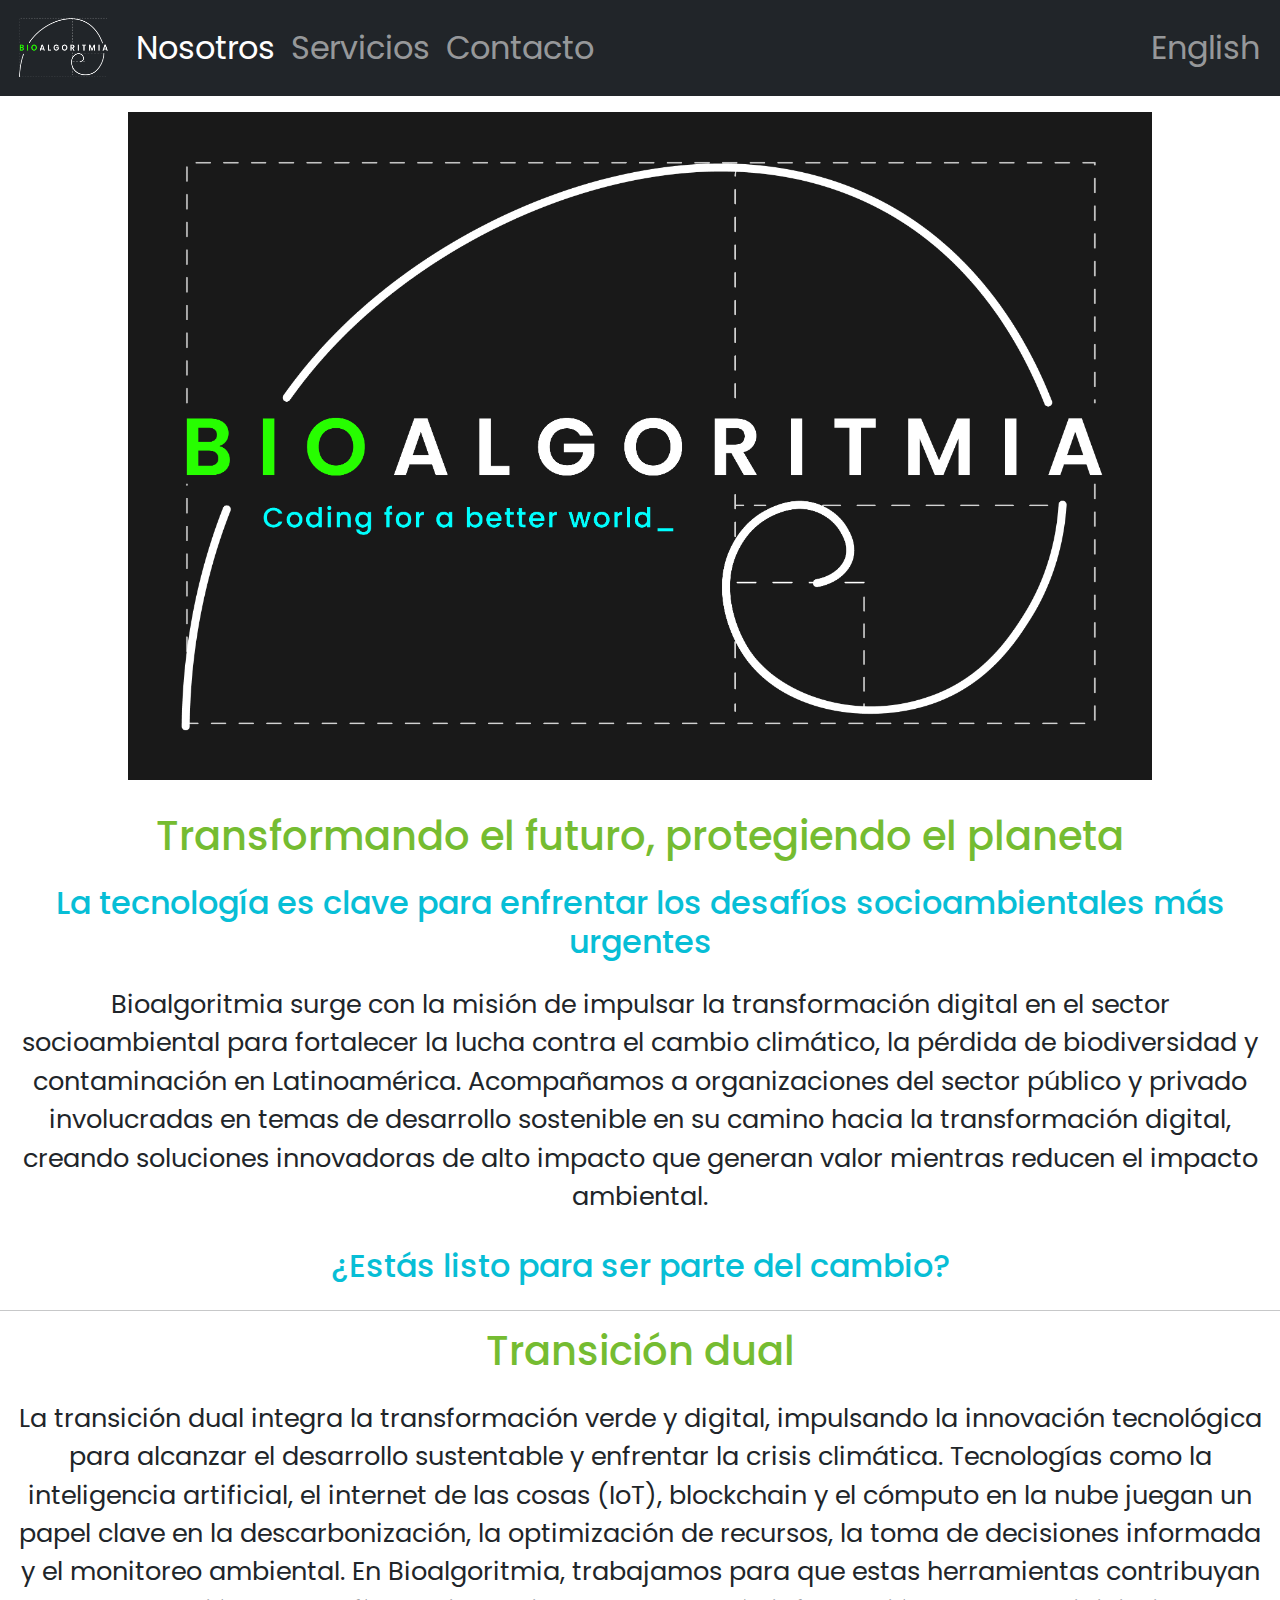
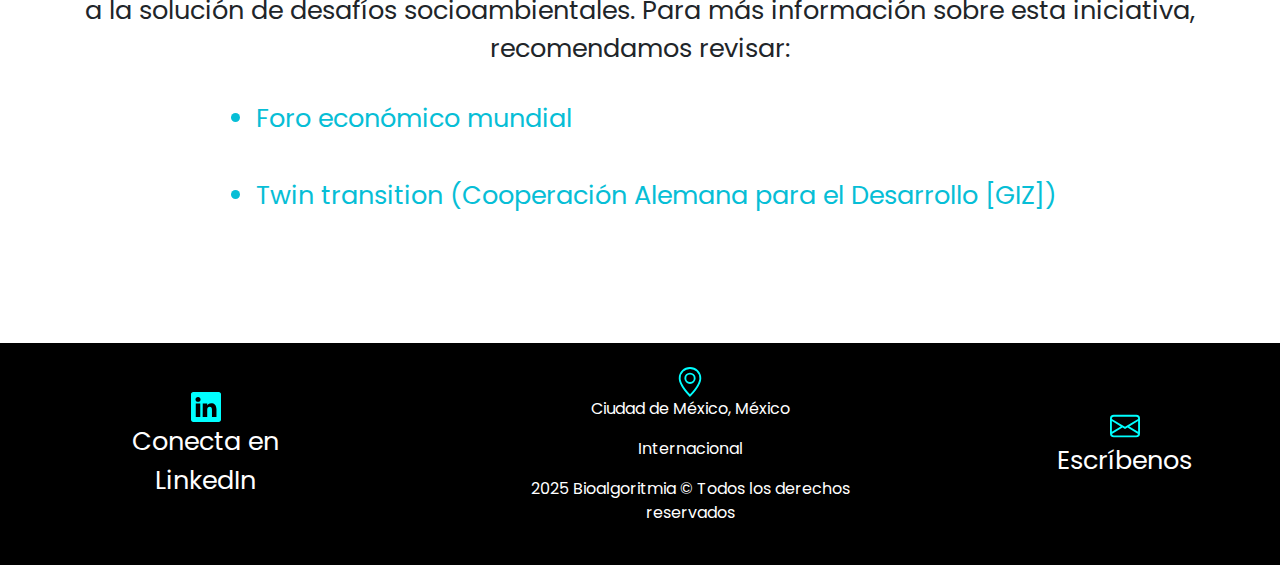
<file: index.html>
<!DOCTYPE html>
<html lang="es">
<head>
    <meta charset="UTF-8">
    <meta name="viewport" content="width=device-width, initial-scale=1.0">
    <title>Bioalgoritmia</title>
    <link rel="icon" type="image/png" href="assets/logo.png"> 

    <!-- Google fonts -->
    <link rel="preconnect" href="https://fonts.googleapis.com">
    <link rel="preconnect" href="https://fonts.gstatic.com" crossorigin>
    <link href="https://fonts.googleapis.com/css2?family=Poppins:ital,wght@0,100;0,200;0,300;0,400;0,500;0,600;0,700;0,800;0,900;1,100;1,200;1,300;1,400;1,500;1,600;1,700;1,800;1,900&display=swap" rel="stylesheet">

    <!-- archivos css -->
    <link rel="stylesheet" href="CSS/style.css">

    <!-- bootstrap -->
    <link href="https://cdn.jsdelivr.net/npm/bootstrap@5.3.3/dist/css/bootstrap.min.css" rel="stylesheet" integrity="sha384-QWTKZyjpPEjISv5WaRU9OFeRpok6YctnYmDr5pNlyT2bRjXh0JMhjY6hW+ALEwIH" crossorigin="anonymous">
</head>

<body>
    
    <!-- barra de navegacion bootstrap. Secciones: NOSOTROS, SERVICIOS, CONTACTO, ENGLISH -->
    

    <nav class="navbar navbar-expand-lg bg-dark" data-bs-theme="dark">
        <div class="container-fluid">
            <a class="navbar-brand" href="index.html">
                <img src="assets/logo.png" alt="Logo de Bioalgoritmia" width="100" height="70">
            </a>
            <button class="navbar-toggler" type="button" data-bs-toggle="collapse" data-bs-target="#navbarNavAltMarkup" 
                aria-controls="navbarNavAltMarkup" aria-expanded="false" aria-label="Toggle navigation">
                <span class="navbar-toggler-icon"></span>
            </button>
            <div class="collapse navbar-collapse" id="navbarNavAltMarkup">
                <div class="navbar-nav">
                    <a class="nav-link active" aria-current="page" href="nosotros.html">Nosotros</a>
                    <a class="nav-link" href="servicios.html">Servicios</a>
                    <a class="nav-link" href="contacto.html">Contacto</a>
                </div>
                <div class="navbar-nav ms-auto">
                    <a class="nav-link" href="english/en-index.html">English</a>
                </div>
            </div>
        </div>
    </nav>


        <div id="contenedor-imagen">
            <img id="imagen-principal" src="assets/logo_oscuro_slogan.jpg" alt="Logo de Bioalgoritmia">
        </div>
        

        <div class="seccion">
            <h1 class="header">Transformando el futuro, protegiendo el planeta</h1>

            <h2 style="color: #07bed6;"> La tecnología es clave para enfrentar los desafíos socioambientales más urgentes </h2>

            <p class ="parrafo-intro" >
                Bioalgoritmia surge con la misión de impulsar la transformación digital en el sector socioambiental para fortalecer la lucha contra el cambio climático, la pérdida de biodiversidad y contaminación en Latinoamérica. 
                Acompañamos a organizaciones del sector público y privado involucradas en temas de desarrollo sostenible en su camino hacia la transformación digital, creando soluciones innovadoras de alto impacto que generan valor mientras reducen el impacto ambiental.                
            </p>

            <h2 style="color: #07bed6;">¿Estás listo para ser parte del cambio? </h2>
        </div>

        <hr>
        <div class="seccion">
            <h1 class="header">Transición dual</h1>

            <p class="parrafo-intro">
                La transición dual integra la transformación verde y digital, impulsando la innovación tecnológica para alcanzar el desarrollo sustentable y enfrentar la crisis climática. Tecnologías como la inteligencia artificial, el internet de las cosas (IoT), blockchain y el cómputo en la nube juegan un papel clave en la descarbonización, la optimización de recursos, la toma de decisiones informada y el monitoreo ambiental.

                En Bioalgoritmia, trabajamos para que estas herramientas contribuyan a la solución de desafíos socioambientales. Para más información sobre esta iniciativa, recomendamos revisar:

            <ul id="lista-enlaces-index">
                <li><a href="https://www.weforum.org/stories/2022/10/twin-transition-playbook-3-phases-to-accelerate-sustainable-digitization/" target="_blank">Foro económico mundial</a></li>
                <br>
                <li><a href="https://www.twintransition.org/" target="_blank">Twin transition (Cooperación Alemana para el Desarrollo [GIZ])</a></li>
            </ul>
            
            </p>
        </div>



    <!-- Footer  -->

    <footer>

        <div class="footer-element">
            <a href="https://www.linkedin.com/company/bioalgoritmia/" target="_blank" style="text-decoration: none; color: inherit">
                <svg xmlns="http://www.w3.org/2000/svg" width="30" height="30" fill="#00ffff" class="bi bi-linkedin" viewBox="0 0 16 16">
                    <path d="M0 1.146C0 .513.526 0 1.175 0h13.65C15.474 0 16 .513 16 1.146v13.708c0 .633-.526 1.146-1.175 1.146H1.175C.526 16 0 15.487 0 14.854zm4.943 12.248V6.169H2.542v7.225zm-1.2-8.212c.837 0 1.358-.554 1.358-1.248-.015-.709-.52-1.248-1.342-1.248S2.4 3.226 2.4 3.934c0 .694.521 1.248 1.327 1.248zm4.908 8.212V9.359c0-.216.016-.432.08-.586.173-.431.568-.878 1.232-.878.869 0 1.216.662 1.216 1.634v3.865h2.401V9.25c0-2.22-1.184-3.252-2.764-3.252-1.274 0-1.845.7-2.165 1.193v.025h-.016l.016-.025V6.169h-2.4c.03.678 0 7.225 0 7.225z"/>
                </svg>
            <p class="parrafo-intro">Conecta en LinkedIn</p>
            </a>
        </div>
        

        <div class="footer-element">
            <svg xmlns="http://www.w3.org/2000/svg" width="30" height="30" fill="#00ffff" class="bi bi-geo-alt" viewBox="0 0 16 16">
                <path d="M12.166 8.94c-.524 1.062-1.234 2.12-1.96 3.07A32 32 0 0 1 8 14.58a32 32 0 0 1-2.206-2.57c-.726-.95-1.436-2.008-1.96-3.07C3.304 7.867 3 6.862 3 6a5 5 0 0 1 10 0c0 .862-.305 1.867-.834 2.94M8 16s6-5.686 6-10A6 6 0 0 0 2 6c0 4.314 6 10 6 10"/>
                <path d="M8 8a2 2 0 1 1 0-4 2 2 0 0 1 0 4m0 1a3 3 0 1 0 0-6 3 3 0 0 0 0 6"/>
              </svg>
            <p>Ciudad de México, México</p>
            <p>Internacional</p>
            <p>2025 Bioalgoritmia &#169; Todos los derechos reservados </p> 

        </div>

        <div class="footer-element">
            <a href="mailto:hola@bioalgoritmia.com" style="text-decoration: none; color: inherit">
                <svg xmlns="http://www.w3.org/2000/svg" width="30" height="30" fill="#00ffff" class="bi bi-envelope" viewBox="0 0 16 16">
                    <path d="M0 4a2 2 0 0 1 2-2h12a2 2 0 0 1 2 2v8a2 2 0 0 1-2 2H2a2 2 0 0 1-2-2zm2-1a1 1 0 0 0-1 1v.217l7 4.2 7-4.2V4a1 1 0 0 0-1-1zm13 2.383-4.708 2.825L15 11.105zm-.034 6.876-5.64-3.471L8 9.583l-1.326-.795-5.64 3.47A1 1 0 0 0 2 13h12a1 1 0 0 0 .966-.741M1 11.105l4.708-2.897L1 5.383z"/>
                </svg>
                <p class="parrafo-intro">Escríbenos</p>
            </a>

        </div>


    </footer>


    <!-- bootstrap -->
    <script src="https://cdn.jsdelivr.net/npm/bootstrap@5.3.3/dist/js/bootstrap.bundle.min.js" integrity="sha384-YvpcrYf0tY3lHB60NNkmXc5s9fDVZLESaAA55NDzOxhy9GkcIdslK1eN7N6jIeHz" crossorigin="anonymous"></script>

</body>
</file>
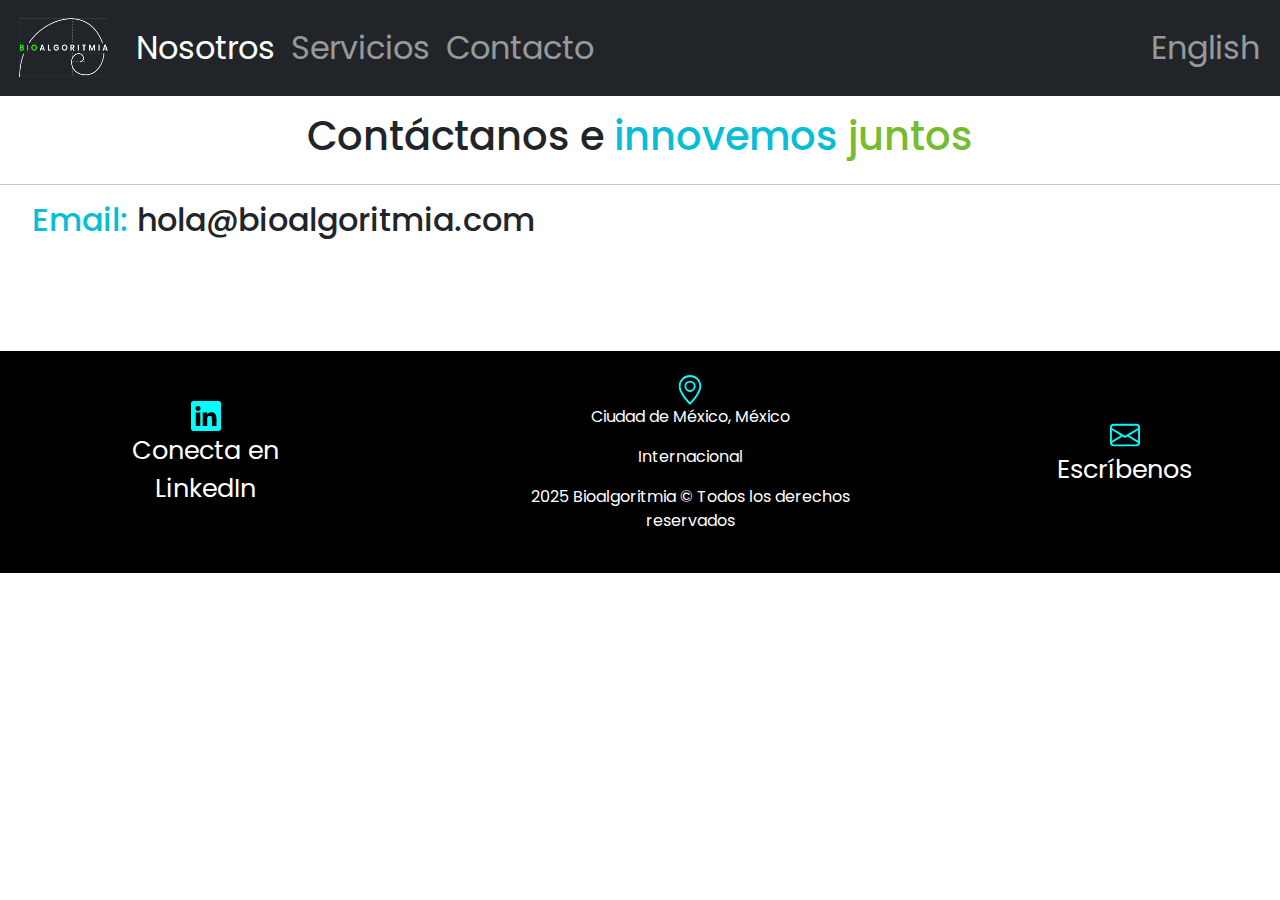
<file: contacto.html>
<!DOCTYPE html>
<html lang="es">
<head>
    <meta charset="UTF-8">
    <meta name="viewport" content="width=device-width, initial-scale=1.0">
    <title>Bioalgoritmia</title>
    <link rel="icon" type="image/png" href="assets/logo.png"> 


    <!-- Google fonts -->
    <link rel="preconnect" href="https://fonts.googleapis.com">
    <link rel="preconnect" href="https://fonts.gstatic.com" crossorigin>
    <link href="https://fonts.googleapis.com/css2?family=Poppins:ital,wght@0,100;0,200;0,300;0,400;0,500;0,600;0,700;0,800;0,900;1,100;1,200;1,300;1,400;1,500;1,600;1,700;1,800;1,900&display=swap" rel="stylesheet">

    <!-- archivos css -->
    <link rel="stylesheet" href="CSS/style.css">

    <!-- bootstrap -->
    <link href="https://cdn.jsdelivr.net/npm/bootstrap@5.3.3/dist/css/bootstrap.min.css" rel="stylesheet" integrity="sha384-QWTKZyjpPEjISv5WaRU9OFeRpok6YctnYmDr5pNlyT2bRjXh0JMhjY6hW+ALEwIH" crossorigin="anonymous">

</head>


<body>
    
    <!-- barra de navegacion bootstrap. Secciones: NOSOTROS, SERVICIOS, CONTACTO, ENGLISH -->
    
    

    <nav class="navbar navbar-expand-lg bg-dark" data-bs-theme="dark">
        <div class="container-fluid">
            <a class="navbar-brand" href="index.html">
                <img src="assets/logo.png" alt="Logo de Bioalgoritmia" width="100" height="70">
            </a>
            <button class="navbar-toggler" type="button" data-bs-toggle="collapse" data-bs-target="#navbarNavAltMarkup" 
                aria-controls="navbarNavAltMarkup" aria-expanded="false" aria-label="Toggle navigation">
                <span class="navbar-toggler-icon"></span>
            </button>
            <div class="collapse navbar-collapse" id="navbarNavAltMarkup">
                <div class="navbar-nav">
                    <a class="nav-link active" aria-current="page" href="nosotros.html">Nosotros</a>
                    <a class="nav-link" href="servicios.html">Servicios</a>
                    <a class="nav-link" href="contacto.html">Contacto</a>
                </div>
                <div class="navbar-nav ms-auto">
                    <a class="nav-link" href="english/en-index.html">English</a>
                </div>
            </div>
        </div>
    </nav>


        
        <div class="seccion">
            <h1 >Contáctanos e <span id="blue-word">innovemos</span> <span id="green-word">juntos</span></h1>
        </div>
        <hr>

        <div class="datos-contacto">
            <h2 class="header-rol-en-empresa">Email: </h2> 
            <h2>hola@bioalgoritmia.com</h2>
        </div>
        <br




    <!-- Footer  -->

    <footer>
        <div class="footer-element">
            <a href="https://www.linkedin.com/company/bioalgoritmia/" target="_blank" style="text-decoration: none; color: inherit">
                <svg xmlns="http://www.w3.org/2000/svg" width="30" height="30" fill="#00ffff" class="bi bi-linkedin" viewBox="0 0 16 16">
                    <path d="M0 1.146C0 .513.526 0 1.175 0h13.65C15.474 0 16 .513 16 1.146v13.708c0 .633-.526 1.146-1.175 1.146H1.175C.526 16 0 15.487 0 14.854zm4.943 12.248V6.169H2.542v7.225zm-1.2-8.212c.837 0 1.358-.554 1.358-1.248-.015-.709-.52-1.248-1.342-1.248S2.4 3.226 2.4 3.934c0 .694.521 1.248 1.327 1.248zm4.908 8.212V9.359c0-.216.016-.432.08-.586.173-.431.568-.878 1.232-.878.869 0 1.216.662 1.216 1.634v3.865h2.401V9.25c0-2.22-1.184-3.252-2.764-3.252-1.274 0-1.845.7-2.165 1.193v.025h-.016l.016-.025V6.169h-2.4c.03.678 0 7.225 0 7.225z"/>
                </svg>
            <p class="parrafo-intro">Conecta en LinkedIn</p>
            </a>
        </div>
        
        <div class="footer-element">
            <svg xmlns="http://www.w3.org/2000/svg" width="30" height="30" fill="#00ffff" class="bi bi-geo-alt" viewBox="0 0 16 16">
                <path d="M12.166 8.94c-.524 1.062-1.234 2.12-1.96 3.07A32 32 0 0 1 8 14.58a32 32 0 0 1-2.206-2.57c-.726-.95-1.436-2.008-1.96-3.07C3.304 7.867 3 6.862 3 6a5 5 0 0 1 10 0c0 .862-.305 1.867-.834 2.94M8 16s6-5.686 6-10A6 6 0 0 0 2 6c0 4.314 6 10 6 10"/>
                <path d="M8 8a2 2 0 1 1 0-4 2 2 0 0 1 0 4m0 1a3 3 0 1 0 0-6 3 3 0 0 0 0 6"/>
              </svg>
            <p>Ciudad de México, México</p>
            <p>Internacional</p>
            <p>2025 Bioalgoritmia &#169; Todos los derechos reservados </p> 
        </div>
        <div class="footer-element">
            <a href="mailto:hola@bioalgoritmia.com" style="text-decoration: none; color: inherit">
                <svg xmlns="http://www.w3.org/2000/svg" width="30" height="30" fill="#00ffff" class="bi bi-envelope" viewBox="0 0 16 16">
                    <path d="M0 4a2 2 0 0 1 2-2h12a2 2 0 0 1 2 2v8a2 2 0 0 1-2 2H2a2 2 0 0 1-2-2zm2-1a1 1 0 0 0-1 1v.217l7 4.2 7-4.2V4a1 1 0 0 0-1-1zm13 2.383-4.708 2.825L15 11.105zm-.034 6.876-5.64-3.471L8 9.583l-1.326-.795-5.64 3.47A1 1 0 0 0 2 13h12a1 1 0 0 0 .966-.741M1 11.105l4.708-2.897L1 5.383z"/>
                </svg>
                <p class="parrafo-intro">Escríbenos</p>
            </a>
        </div>
    </footer>

    <!-- bootstrap -->
    <script src="https://cdn.jsdelivr.net/npm/bootstrap@5.3.3/dist/js/bootstrap.bundle.min.js" integrity="sha384-YvpcrYf0tY3lHB60NNkmXc5s9fDVZLESaAA55NDzOxhy9GkcIdslK1eN7N6jIeHz" crossorigin="anonymous"></script>

</body>
</file>
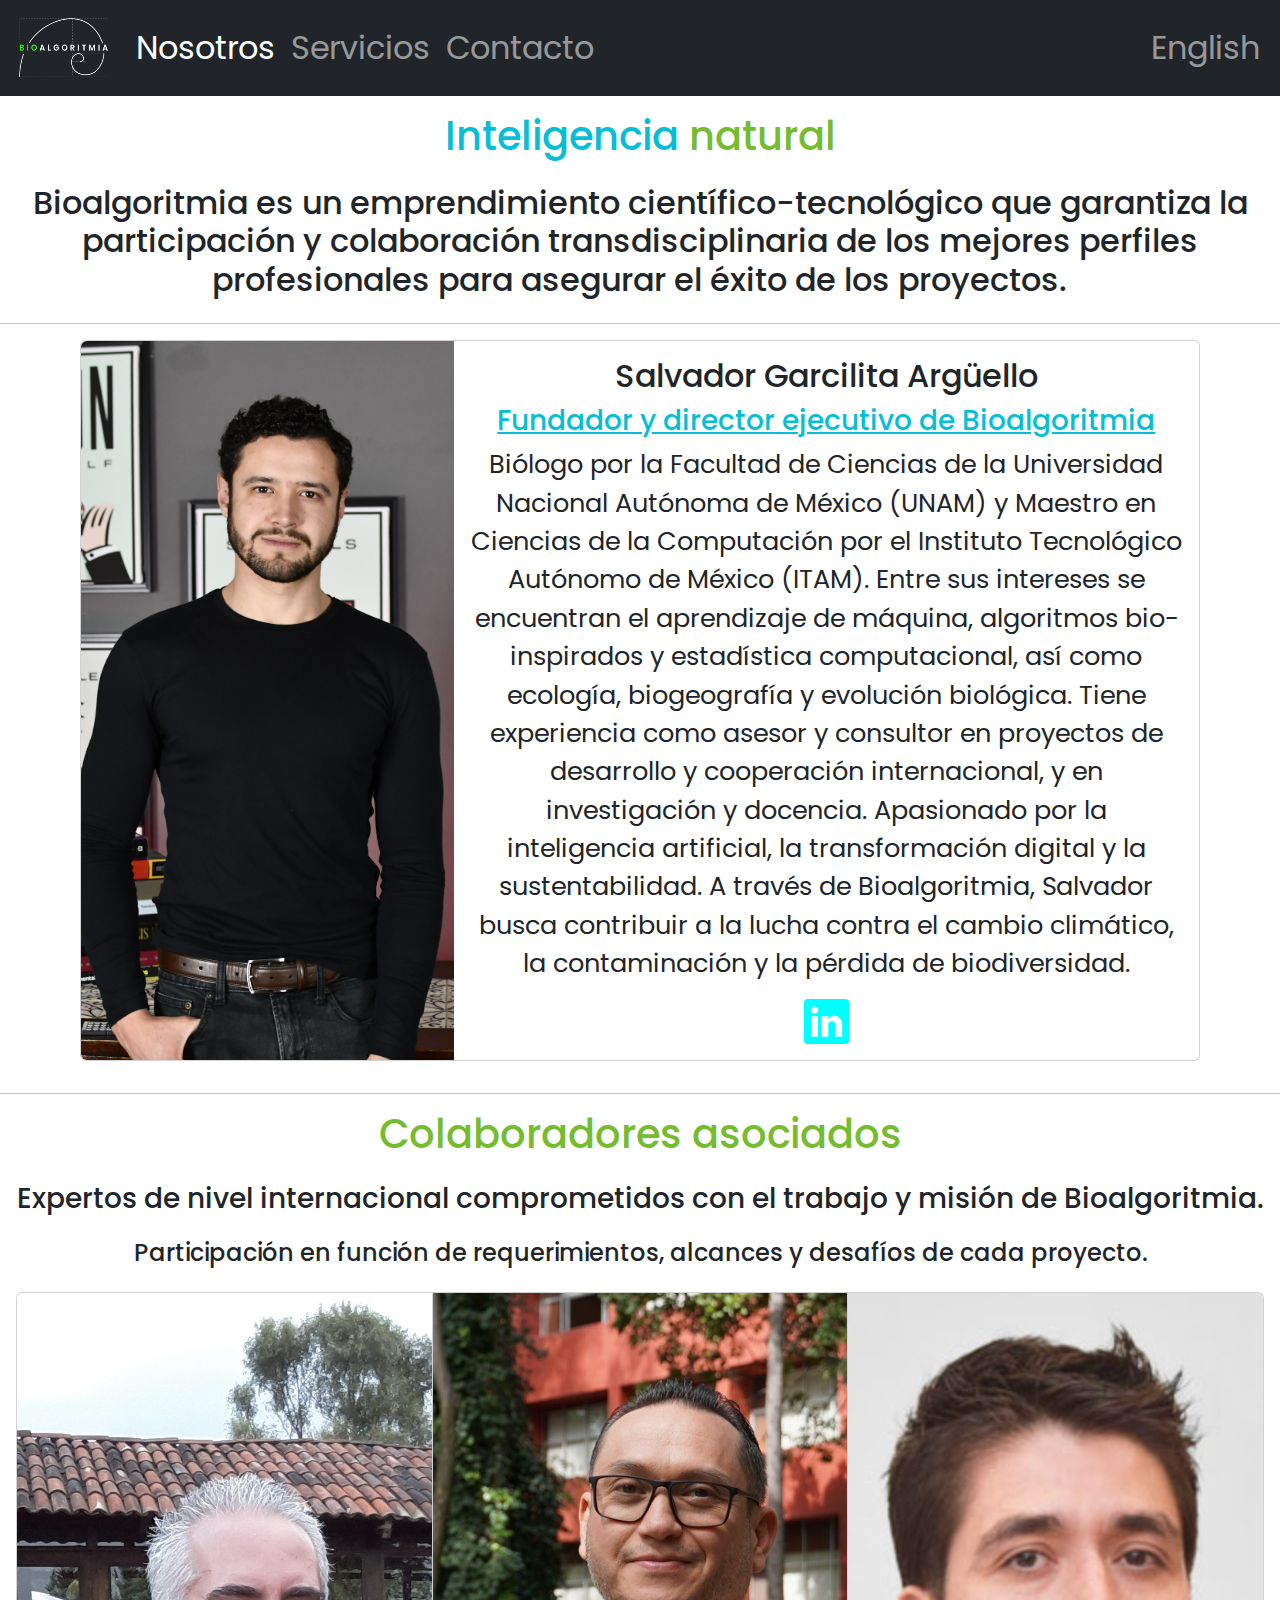
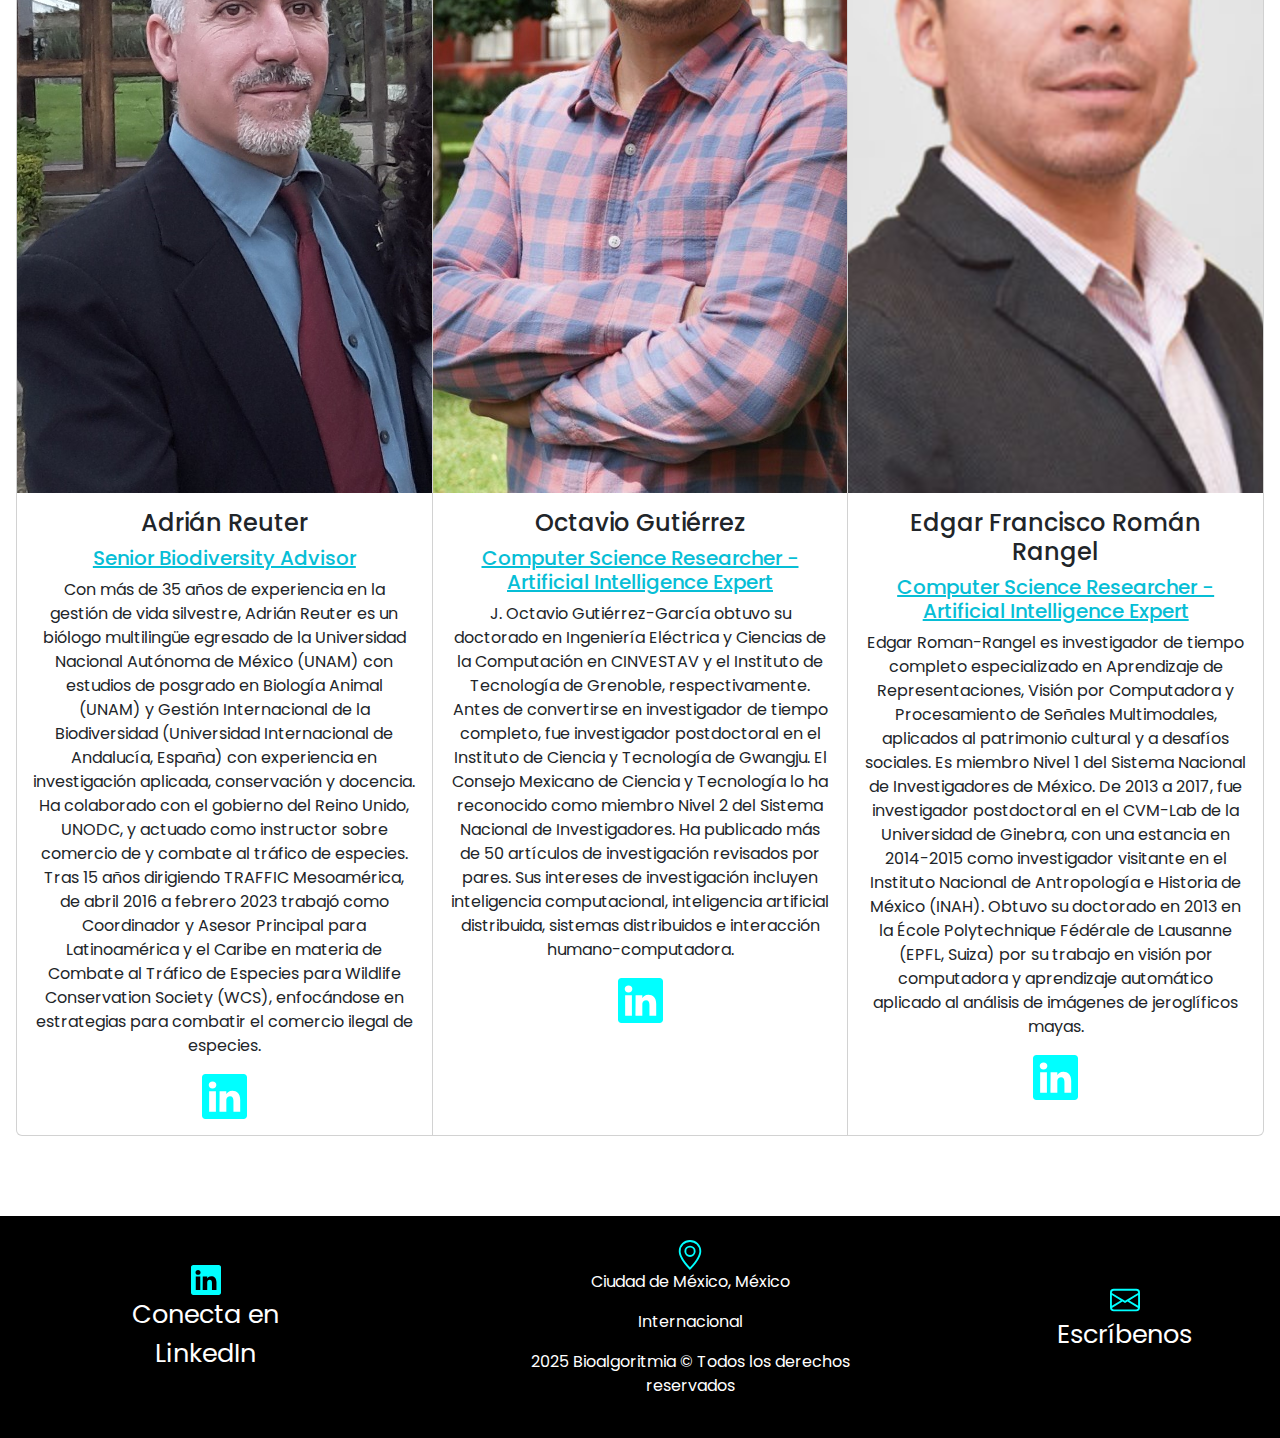
<file: nosotros.html>
<!DOCTYPE html>
<html lang="es">
<head>
    <meta charset="UTF-8">
    <meta name="viewport" content="width=device-width, initial-scale=1.0">
    <title>Bioalgoritmia</title>
    <link rel="icon" type="image/png" href="./assets/logo.png"> 


    
    <!-- Google fonts -->
    <link rel="preconnect" href="https://fonts.googleapis.com">
    <link rel="preconnect" href="https://fonts.gstatic.com" crossorigin>
    <link href="https://fonts.googleapis.com/css2?family=Poppins:ital,wght@0,100;0,200;0,300;0,400;0,500;0,600;0,700;0,800;0,900;1,100;1,200;1,300;1,400;1,500;1,600;1,700;1,800;1,900&display=swap" rel="stylesheet">

    <!-- archivos css -->
    <link rel="stylesheet" href="./CSS/style.css">

    <!-- bootstrap -->
    <link href="https://cdn.jsdelivr.net/npm/bootstrap@5.3.3/dist/css/bootstrap.min.css" rel="stylesheet" integrity="sha384-QWTKZyjpPEjISv5WaRU9OFeRpok6YctnYmDr5pNlyT2bRjXh0JMhjY6hW+ALEwIH" crossorigin="anonymous">

</head>

<body>

    <!-- barra de navegacion bootstrap. Secciones: NOSOTROS, SERVICIOS, CONTACTO, ENGLISH -->
    
    

    <nav class="navbar navbar-expand-lg bg-dark" data-bs-theme="dark">
      <div class="container-fluid">
          <a class="navbar-brand" href="index.html">
              <img src="assets/logo.png" alt="Logo de Bioalgoritmia" width="100" height="70">
          </a>
          <button class="navbar-toggler" type="button" data-bs-toggle="collapse" data-bs-target="#navbarNavAltMarkup" 
              aria-controls="navbarNavAltMarkup" aria-expanded="false" aria-label="Toggle navigation">
              <span class="navbar-toggler-icon"></span>
          </button>
          <div class="collapse navbar-collapse" id="navbarNavAltMarkup">
              <div class="navbar-nav">
                  <a class="nav-link active" aria-current="page" href="nosotros.html">Nosotros</a>
                  <a class="nav-link" href="servicios.html">Servicios</a>
                  <a class="nav-link" href="contacto.html">Contacto</a>
              </div>
              <div class="navbar-nav ms-auto">
                  <a class="nav-link" href="english/en-index.html">English</a>
              </div>
          </div>
      </div>
  </nav>

  <div class="seccion">
    <div id="header-keywords">
        <h1> <span id="blue-word">Inteligencia</span> <span id="green-word">natural</span></h1>
    </div>
  </div>

    <div class="seccion">

        <h2>Bioalgoritmia es un emprendimiento científico-tecnológico que garantiza la 
            participación y colaboración transdisciplinaria de los mejores perfiles profesionales 
            para asegurar el éxito de los proyectos. 
        </h2>
    </div>

    <hr>


    <div class="seccion">

        <div class="card mb-3" style="max-width: 70rem;">
            <div class="row g-0">
              <div class="col-md-4">
                <img src="./assets/Salva.JPG" class="img-fluid rounded-start" alt="Fotografía de Salvador Garcilita" width="100%" height="100%">
              </div>
              <div class="col-md-8">
                <div class="card-body">
                  <h2 class="card-title">Salvador Garcilita Argüello</h2>
                  <h3 id="rol-en-empresa" style= "color: #07bed6; text-decoration: underline;">Fundador y director ejecutivo de Bioalgoritmia</h3>
                    
                  <p class="parrafo-intro"> 
                    Biólogo por la Facultad de Ciencias de la Universidad Nacional Autónoma de México (UNAM) y Maestro en Ciencias de la Computación por el Instituto Tecnológico Autónomo de México (ITAM). Entre sus intereses se encuentran el aprendizaje de máquina, algoritmos bio-inspirados y estadística computacional, así como ecología, biogeografía y evolución biológica. Tiene experiencia como asesor y consultor en proyectos de desarrollo y cooperación internacional, y en investigación y docencia. Apasionado por la inteligencia artificial, la transformación digital y la sustentabilidad. A través de Bioalgoritmia, Salvador busca contribuir a la lucha contra el cambio climático, la contaminación y la pérdida de biodiversidad.

                  </p>
                  <p class="card-text"><small class="text-body-secondary">
                    <a href="https://mx.linkedin.com/in/salvadorgarcilitaarguello" target="_blank"> 
                        <svg xmlns="http://www.w3.org/2000/svg" width="45" height="45" fill="#00ffff" class="bi bi-linkedin" viewBox="0 0 16 16">
                            <path d="M0 1.146C0 .513.526 0 1.175 0h13.65C15.474 0 16 .513 16 1.146v13.708c0 .633-.526 1.146-1.175 1.146H1.175C.526 16 0 15.487 0 14.854zm4.943 12.248V6.169H2.542v7.225zm-1.2-8.212c.837 0 1.358-.554 1.358-1.248-.015-.709-.52-1.248-1.342-1.248S2.4 3.226 2.4 3.934c0 .694.521 1.248 1.327 1.248zm4.908 8.212V9.359c0-.216.016-.432.08-.586.173-.431.568-.878 1.232-.878.869 0 1.216.662 1.216 1.634v3.865h2.401V9.25c0-2.22-1.184-3.252-2.764-3.252-1.274 0-1.845.7-2.165 1.193v.025h-.016l.016-.025V6.169h-2.4c.03.678 0 7.225 0 7.225z"/>
                          </svg>
                    </a>
                </small>
                </p>

                </div>
              </div>
            </div>
          </div>

    </div>

    <hr>

    <div class="seccion">

        <h1 class="header">Colaboradores asociados</h1>
        <h3>Expertos de nivel internacional comprometidos con el trabajo y misión de Bioalgoritmia.</h3>
        <h4>Participación en función de requerimientos, alcances y desafíos de cada proyecto.</h4>
    
    </div>


    <div class="seccion">

    <div class="card-group">
        <div class="card">
          <img src="./assets/reuter.jpeg" class="card-img-top fotos-tarjetas" alt="Fotografía de Adrián Reuter">
          <div class="card-body">
            <h4 class="card-title">Adrián Reuter</h4>
            <h5 id="rol-en-empresa" style= "color: #07bed6; text-decoration: underline;">Senior Biodiversity Advisor</h5>

            
            <p class="card-text">
              Con más de 35 años de experiencia en la gestión de vida silvestre, Adrián Reuter es un biólogo multilingüe egresado de la Universidad Nacional Autónoma de México (UNAM) con estudios de posgrado en Biología Animal (UNAM) y Gestión Internacional de la Biodiversidad (Universidad Internacional de Andalucía, España) con experiencia en investigación aplicada, conservación y docencia. Ha colaborado con el gobierno del Reino Unido, UNODC, y actuado como instructor sobre comercio de y combate al tráfico de especies. Tras 15 años dirigiendo TRAFFIC Mesoamérica, de abril 2016 a febrero 2023 trabajó como Coordinador y Asesor Principal para Latinoamérica y el Caribe en materia de Combate al Tráfico de Especies para Wildlife Conservation Society (WCS), enfocándose en estrategias para combatir el comercio ilegal de especies.
            </p>
            <p class="card-text"><small class="text-body-secondary">
                <a href="https://mx.linkedin.com/in/adrianreuter" target="_blank"> 
                    <svg xmlns="http://www.w3.org/2000/svg" width="45" height="45" fill="#00ffff" class="bi bi-linkedin" viewBox="0 0 16 16">
                        <path d="M0 1.146C0 .513.526 0 1.175 0h13.65C15.474 0 16 .513 16 1.146v13.708c0 .633-.526 1.146-1.175 1.146H1.175C.526 16 0 15.487 0 14.854zm4.943 12.248V6.169H2.542v7.225zm-1.2-8.212c.837 0 1.358-.554 1.358-1.248-.015-.709-.52-1.248-1.342-1.248S2.4 3.226 2.4 3.934c0 .694.521 1.248 1.327 1.248zm4.908 8.212V9.359c0-.216.016-.432.08-.586.173-.431.568-.878 1.232-.878.869 0 1.216.662 1.216 1.634v3.865h2.401V9.25c0-2.22-1.184-3.252-2.764-3.252-1.274 0-1.845.7-2.165 1.193v.025h-.016l.016-.025V6.169h-2.4c.03.678 0 7.225 0 7.225z"/>
                      </svg>
                </a>
            </small></p>
          </div>
        </div>
        <div class="card">
          <img src="assets/octa-guti.jpg" class="card-img-top fotos-tarjetas" alt="...">
          <div class="card-body">
            <h4 class="card-title">Octavio Gutiérrez</h4>
            <h5 id="rol-en-empresa" style= "color: #07bed6; text-decoration: underline;">Computer Science Researcher - Artificial Intelligence Expert</h5>
            <p class="card-text">    
              J. Octavio Gutiérrez-García obtuvo su doctorado en Ingeniería Eléctrica y Ciencias de la Computación en CINVESTAV y el Instituto de Tecnología de Grenoble, respectivamente. Antes de convertirse en investigador de tiempo completo, fue investigador postdoctoral en el Instituto de Ciencia y Tecnología de Gwangju. El Consejo Mexicano de Ciencia y Tecnología lo ha reconocido como miembro Nivel 2 del Sistema Nacional de Investigadores. Ha publicado más de 50 artículos de investigación revisados por pares. Sus intereses de investigación incluyen inteligencia computacional, inteligencia artificial distribuida, sistemas distribuidos e interacción humano-computadora.
            <p class="card-text"><small class="text-body-secondary">
                <a href="https://www.linkedin.com/in/octaviogutierrez/" target="_blank"> 
                    <svg xmlns="http://www.w3.org/2000/svg" width="45" height="45" fill="#00ffff" class="bi bi-linkedin" viewBox="0 0 16 16">
                        <path d="M0 1.146C0 .513.526 0 1.175 0h13.65C15.474 0 16 .513 16 1.146v13.708c0 .633-.526 1.146-1.175 1.146H1.175C.526 16 0 15.487 0 14.854zm4.943 12.248V6.169H2.542v7.225zm-1.2-8.212c.837 0 1.358-.554 1.358-1.248-.015-.709-.52-1.248-1.342-1.248S2.4 3.226 2.4 3.934c0 .694.521 1.248 1.327 1.248zm4.908 8.212V9.359c0-.216.016-.432.08-.586.173-.431.568-.878 1.232-.878.869 0 1.216.662 1.216 1.634v3.865h2.401V9.25c0-2.22-1.184-3.252-2.764-3.252-1.274 0-1.845.7-2.165 1.193v.025h-.016l.016-.025V6.169h-2.4c.03.678 0 7.225 0 7.225z"/>
                      </svg>
                </a>
            </small></p>
          </div>
        </div>
        <div class="card">
            <img src="assets/francisco-Roman.jpg" class="card-img-top fotos-tarjetas" alt="...">
            <div class="card-body">
              <h4 class="card-title">Edgar Francisco Román Rangel</h4>
              <h5 id="rol-en-empresa" style= "color: #07bed6; text-decoration: underline;">Computer Science Researcher - Artificial Intelligence Expert</h5>
              <p class="card-text">    
                Edgar Roman-Rangel es investigador de tiempo completo especializado en Aprendizaje de Representaciones, Visión por Computadora y Procesamiento de Señales Multimodales, aplicados al patrimonio cultural y a desafíos sociales. Es miembro Nivel 1 del Sistema Nacional de Investigadores de México. De 2013 a 2017, fue investigador postdoctoral en el CVM-Lab de la Universidad de Ginebra, con una estancia en 2014-2015 como investigador visitante en el Instituto Nacional de Antropología e Historia de México (INAH). Obtuvo su doctorado en 2013 en la École Polytechnique Fédérale de Lausanne (EPFL, Suiza) por su trabajo en visión por computadora y aprendizaje automático aplicado al análisis de imágenes de jeroglíficos mayas.
              </p>
              <p class="card-text"><small class="text-body-secondary">
                  <a href="https://www.linkedin.com/in/efroman/" target="_blank"> 
                      <svg xmlns="http://www.w3.org/2000/svg" width="45" height="45" fill="#00ffff" class="bi bi-linkedin" viewBox="0 0 16 16">
                          <path d="M0 1.146C0 .513.526 0 1.175 0h13.65C15.474 0 16 .513 16 1.146v13.708c0 .633-.526 1.146-1.175 1.146H1.175C.526 16 0 15.487 0 14.854zm4.943 12.248V6.169H2.542v7.225zm-1.2-8.212c.837 0 1.358-.554 1.358-1.248-.015-.709-.52-1.248-1.342-1.248S2.4 3.226 2.4 3.934c0 .694.521 1.248 1.327 1.248zm4.908 8.212V9.359c0-.216.016-.432.08-.586.173-.431.568-.878 1.232-.878.869 0 1.216.662 1.216 1.634v3.865h2.401V9.25c0-2.22-1.184-3.252-2.764-3.252-1.274 0-1.845.7-2.165 1.193v.025h-.016l.016-.025V6.169h-2.4c.03.678 0 7.225 0 7.225z"/>
                        </svg>
                  </a>
              </small></p>
            </div>
          </div>
 
        </div>

    </div>


    <footer>

        <div class="footer-element">
            <a href="https://www.linkedin.com/company/bioalgoritmia/" target="_blank" style="text-decoration: none; color: inherit">
                <svg xmlns="http://www.w3.org/2000/svg" width="30" height="30" fill="#00ffff" class="bi bi-linkedin" viewBox="0 0 16 16">
                    <path d="M0 1.146C0 .513.526 0 1.175 0h13.65C15.474 0 16 .513 16 1.146v13.708c0 .633-.526 1.146-1.175 1.146H1.175C.526 16 0 15.487 0 14.854zm4.943 12.248V6.169H2.542v7.225zm-1.2-8.212c.837 0 1.358-.554 1.358-1.248-.015-.709-.52-1.248-1.342-1.248S2.4 3.226 2.4 3.934c0 .694.521 1.248 1.327 1.248zm4.908 8.212V9.359c0-.216.016-.432.08-.586.173-.431.568-.878 1.232-.878.869 0 1.216.662 1.216 1.634v3.865h2.401V9.25c0-2.22-1.184-3.252-2.764-3.252-1.274 0-1.845.7-2.165 1.193v.025h-.016l.016-.025V6.169h-2.4c.03.678 0 7.225 0 7.225z"/>
                </svg>
            <p class="parrafo-intro">Conecta en LinkedIn</p>
            </a>
        </div>
        

        <div class="footer-element">
            <svg xmlns="http://www.w3.org/2000/svg" width="30" height="30" fill="#00ffff" class="bi bi-geo-alt" viewBox="0 0 16 16">
                <path d="M12.166 8.94c-.524 1.062-1.234 2.12-1.96 3.07A32 32 0 0 1 8 14.58a32 32 0 0 1-2.206-2.57c-.726-.95-1.436-2.008-1.96-3.07C3.304 7.867 3 6.862 3 6a5 5 0 0 1 10 0c0 .862-.305 1.867-.834 2.94M8 16s6-5.686 6-10A6 6 0 0 0 2 6c0 4.314 6 10 6 10"/>
                <path d="M8 8a2 2 0 1 1 0-4 2 2 0 0 1 0 4m0 1a3 3 0 1 0 0-6 3 3 0 0 0 0 6"/>
              </svg>
            <p>Ciudad de México, México</p>
            <p>Internacional</p>
            <p>2025 Bioalgoritmia &#169; Todos los derechos reservados </p> 

        </div>

        <div class="footer-element">
            <a href="mailto:hola@bioalgoritmia.com" style="text-decoration: none; color: inherit">
                <svg xmlns="http://www.w3.org/2000/svg" width="30" height="30" fill="#00ffff" class="bi bi-envelope" viewBox="0 0 16 16">
                    <path d="M0 4a2 2 0 0 1 2-2h12a2 2 0 0 1 2 2v8a2 2 0 0 1-2 2H2a2 2 0 0 1-2-2zm2-1a1 1 0 0 0-1 1v.217l7 4.2 7-4.2V4a1 1 0 0 0-1-1zm13 2.383-4.708 2.825L15 11.105zm-.034 6.876-5.64-3.471L8 9.583l-1.326-.795-5.64 3.47A1 1 0 0 0 2 13h12a1 1 0 0 0 .966-.741M1 11.105l4.708-2.897L1 5.383z"/>
                </svg>
                <p class="parrafo-intro">Escríbenos</p>
            </a>

        </div>

    </footer>
        
    <!-- bootstrap -->
    <script src="https://cdn.jsdelivr.net/npm/bootstrap@5.3.3/dist/js/bootstrap.bundle.min.js" integrity="sha384-YvpcrYf0tY3lHB60NNkmXc5s9fDVZLESaAA55NDzOxhy9GkcIdslK1eN7N6jIeHz" crossorigin="anonymous"></script>

</body>
</file>
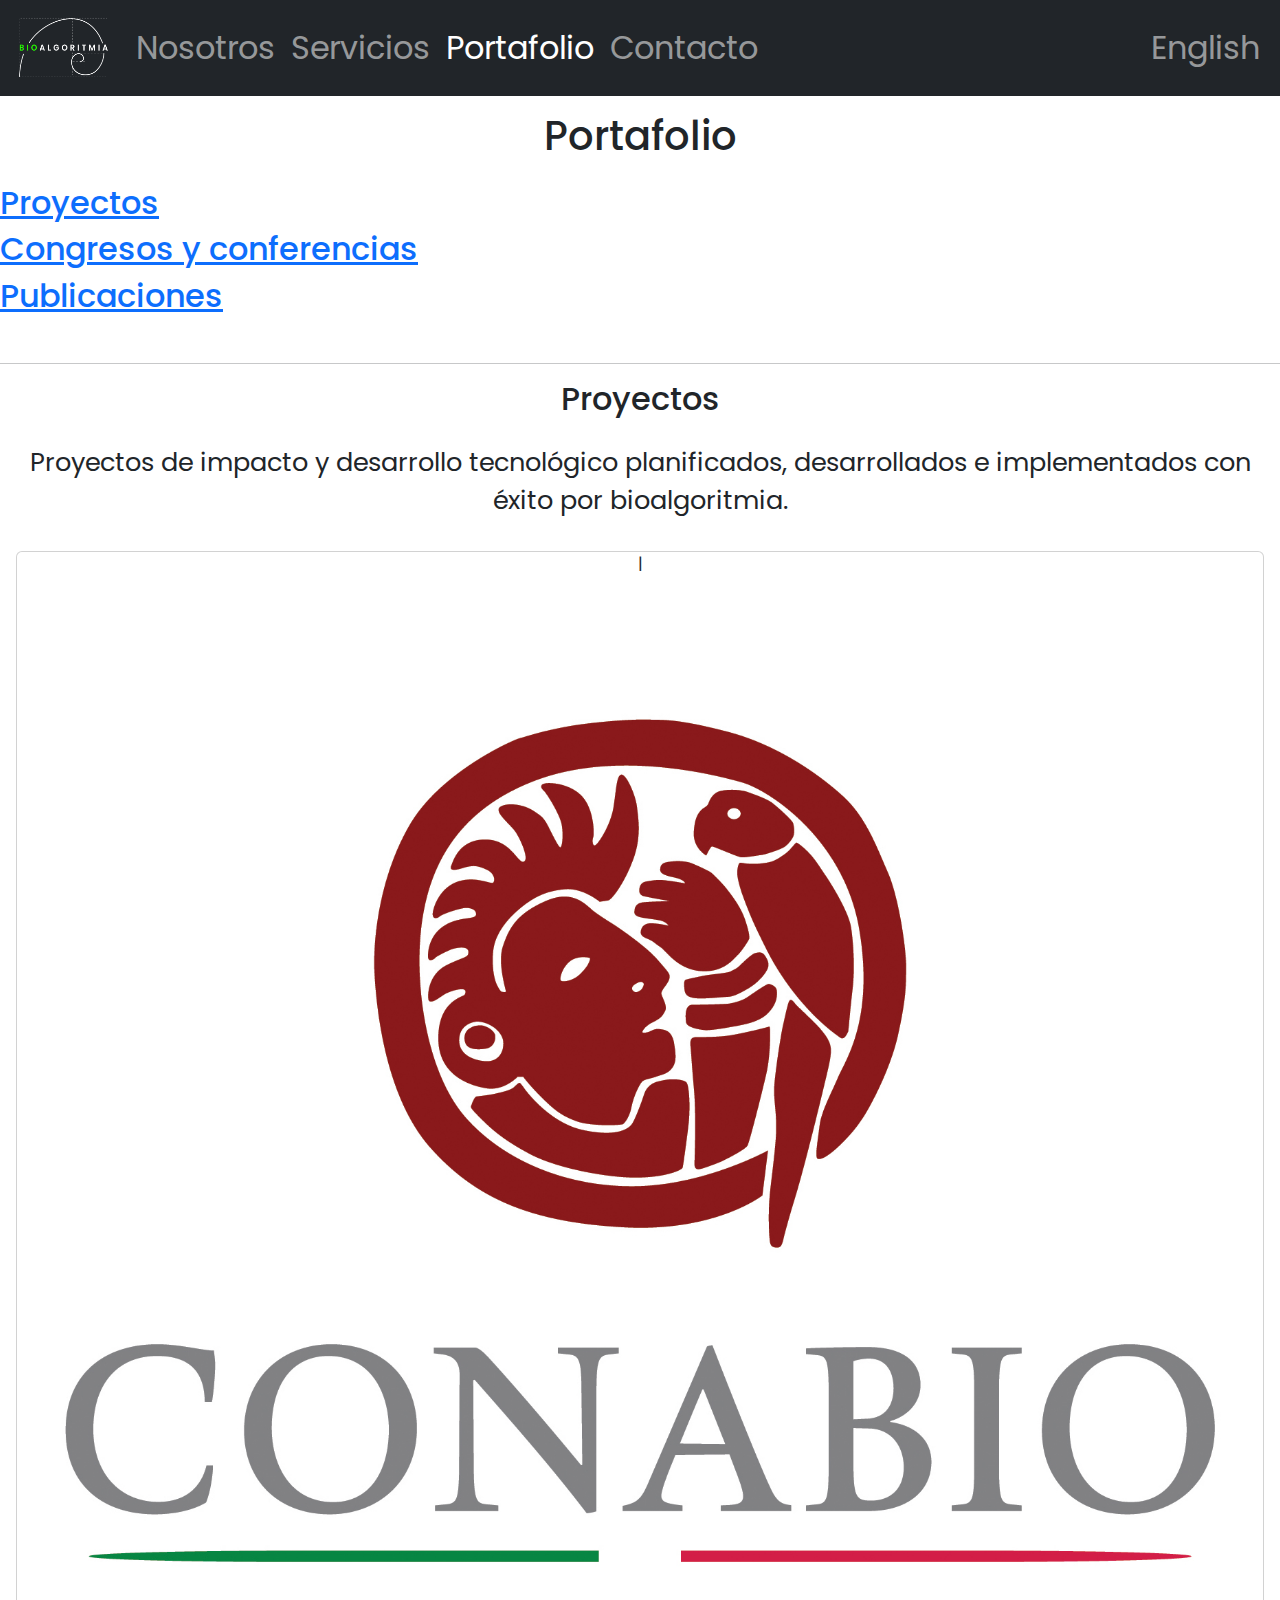
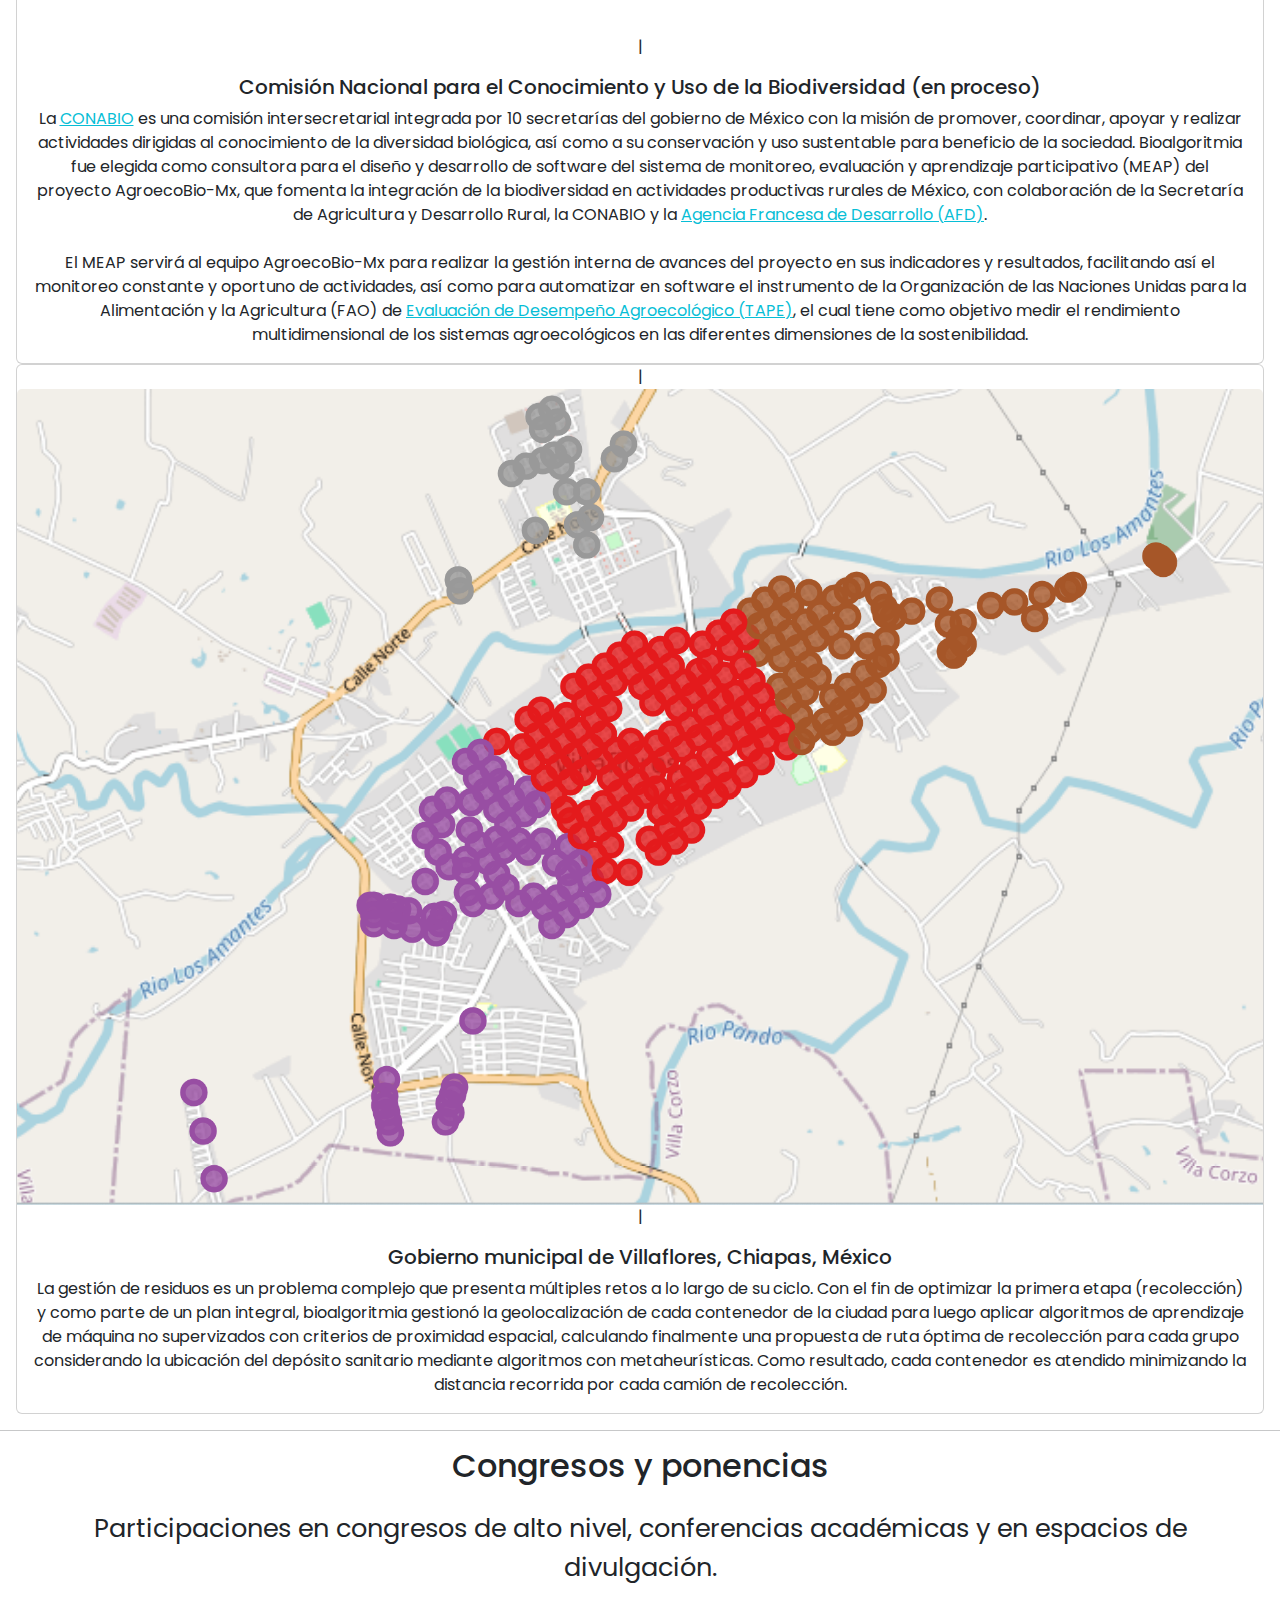
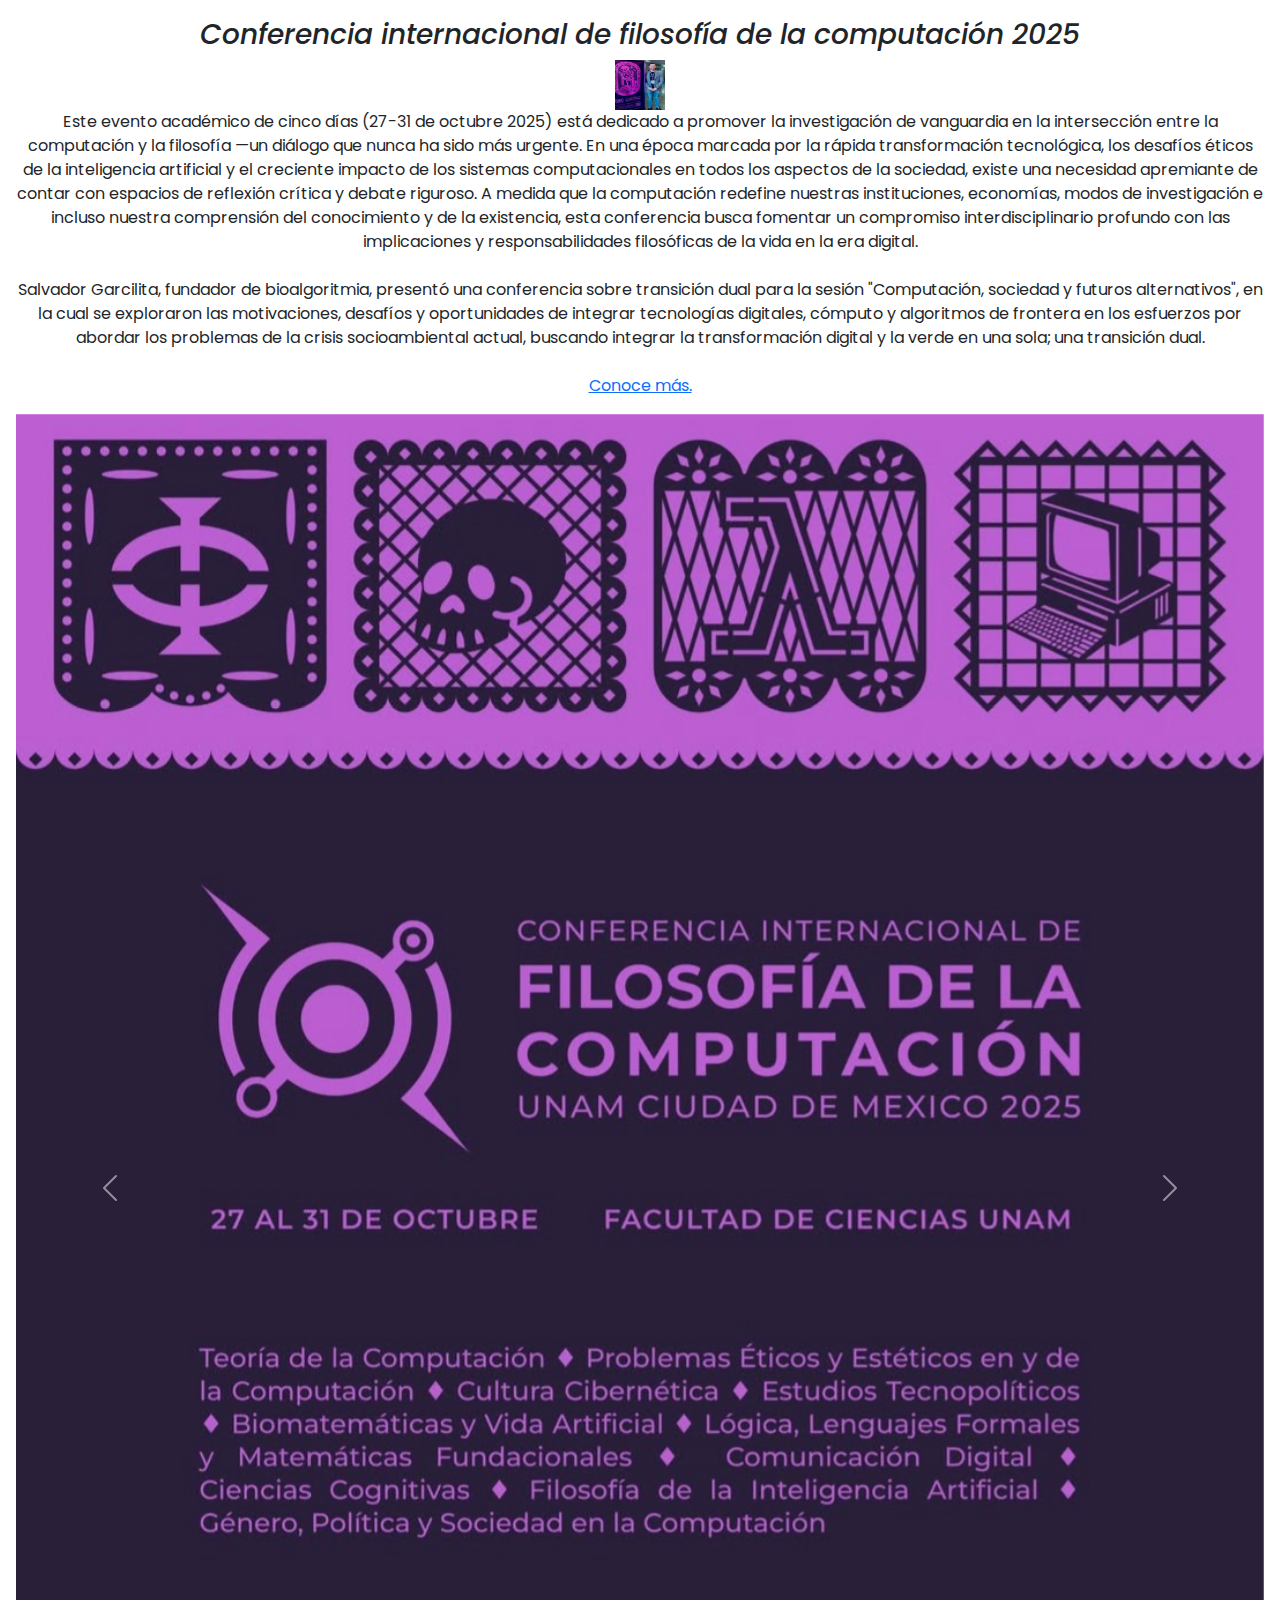
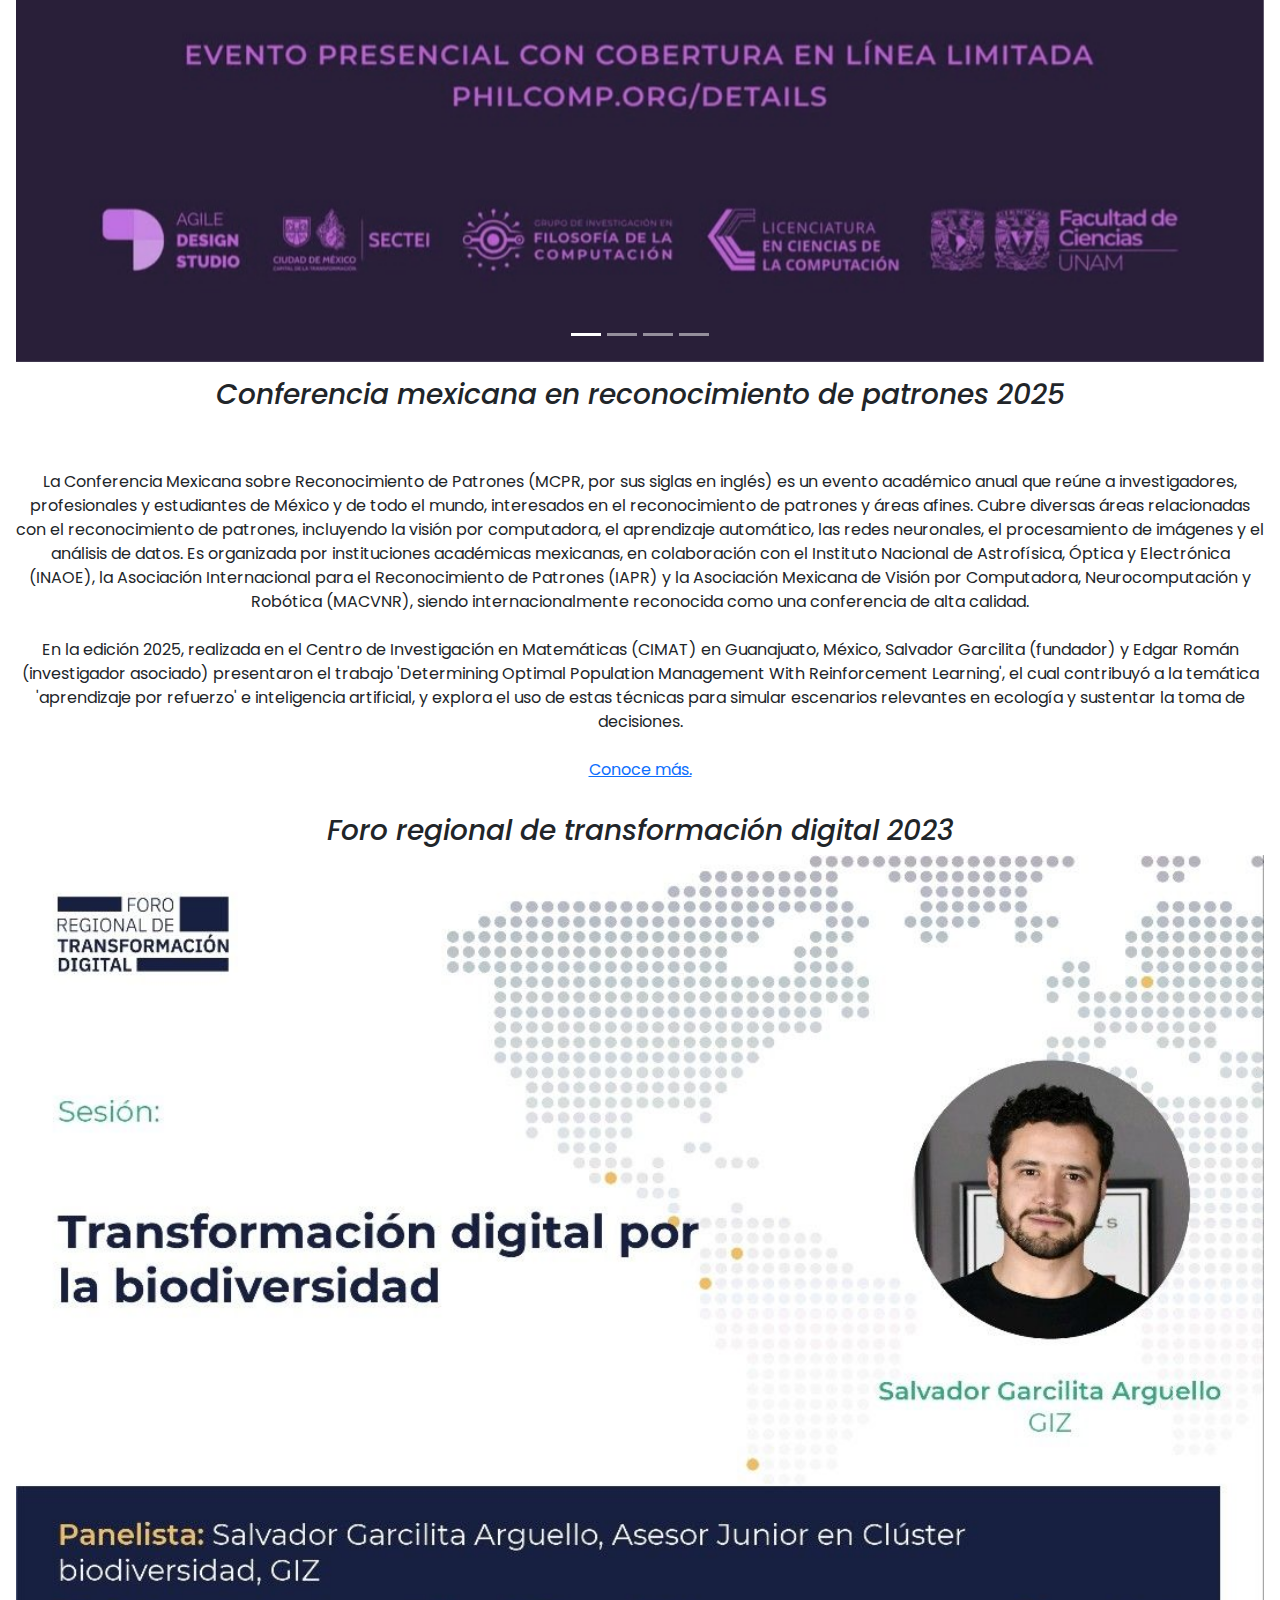
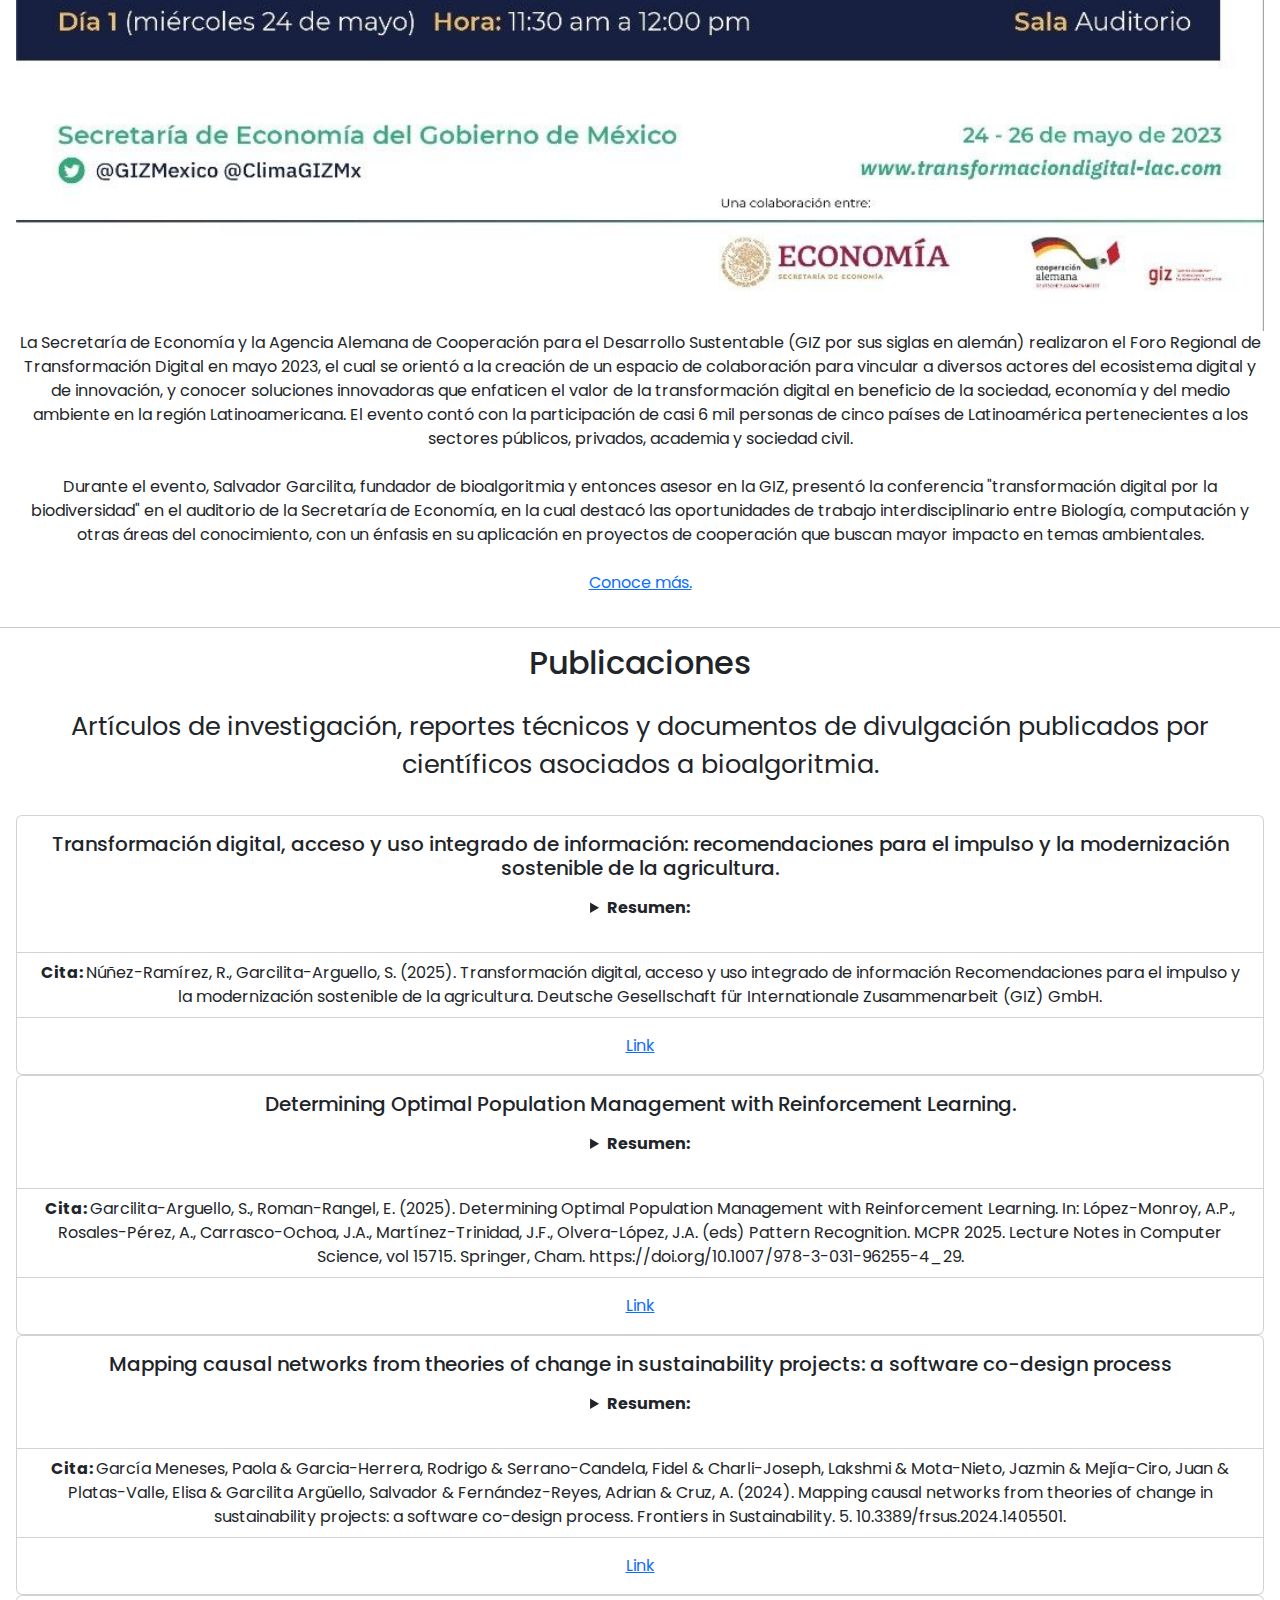
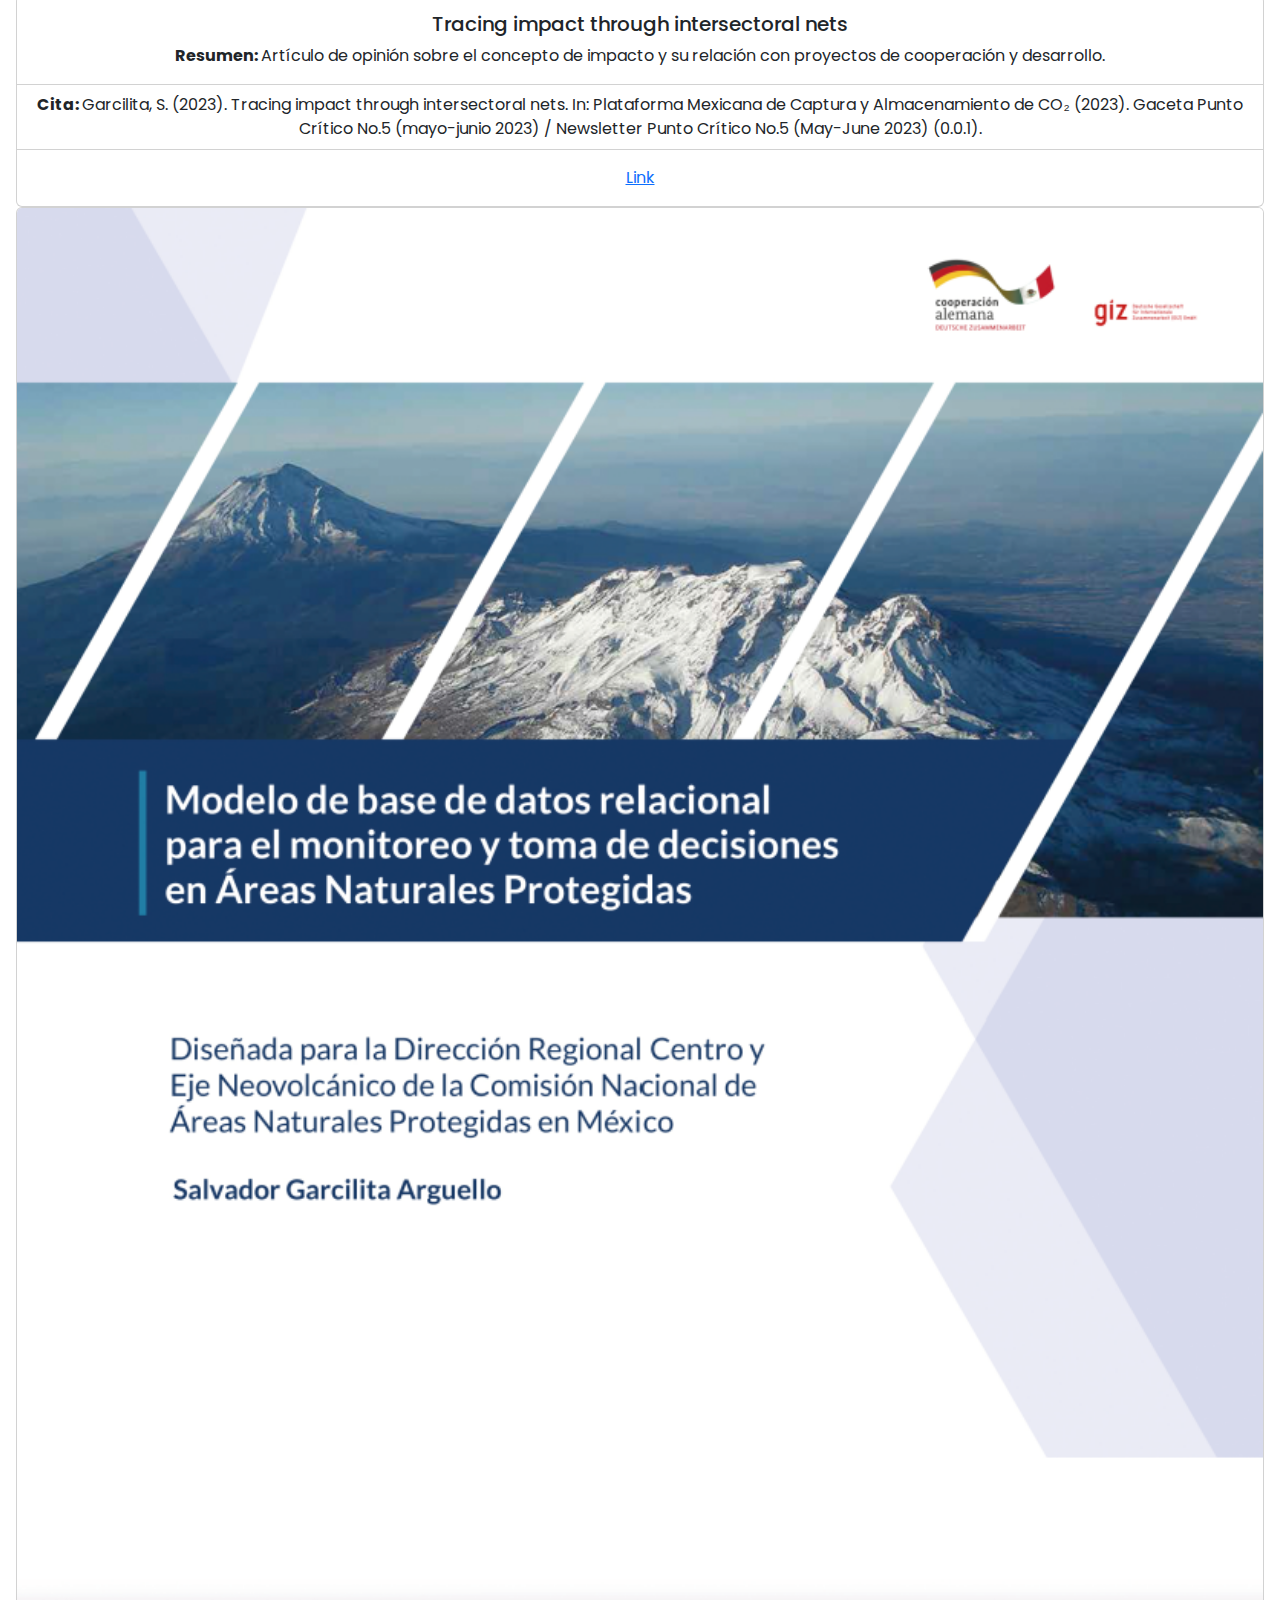
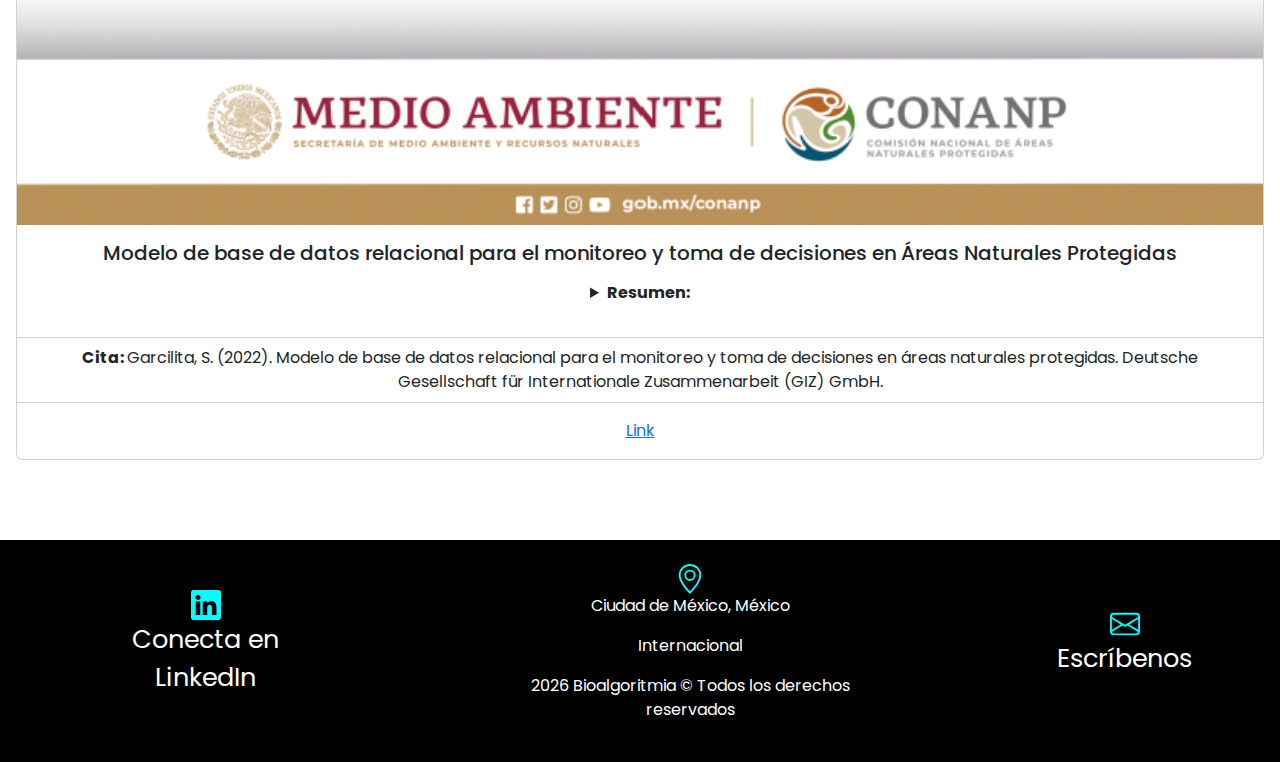
<file: portafolio.html>
<!DOCTYPE html>
<html lang="es">

<head>
    <meta charset="UTF-8">
    <meta name="viewport" content="width=device-width, initial-scale=1.0">
    <title>Bioalgoritmia</title>
    <link rel="icon" type="image/jpg" href="assets/logo_oscuro.jpg">
    <link rel="canonical" href="https://bioalgoritmia.com/portafolio.html" />
    <link rel="alternate" hreflang="es" href="https://bioalgoritmia.com/portafolio.html" />
    <link rel="alternate" hreflang="en" href="https://bioalgoritmia.com/english/en-portafolio.html" />

    <!-- Google fonts -->
    <link rel="preconnect" href="https://fonts.googleapis.com">
    <link rel="preconnect" href="https://fonts.gstatic.com" crossorigin>
    <link
        href="https://fonts.googleapis.com/css2?family=Poppins:ital,wght@0,100;0,200;0,300;0,400;0,500;0,600;0,700;0,800;0,900;1,100;1,200;1,300;1,400;1,500;1,600;1,700;1,800;1,900&display=swap"
        rel="stylesheet">

    <!-- archivos css -->
    <link rel="stylesheet" href="CSS/style.css">

    <!-- bootstrap -->
    <link href="https://cdn.jsdelivr.net/npm/bootstrap@5.3.3/dist/css/bootstrap.min.css" rel="stylesheet"
        integrity="sha384-QWTKZyjpPEjISv5WaRU9OFeRpok6YctnYmDr5pNlyT2bRjXh0JMhjY6hW+ALEwIH" crossorigin="anonymous">
</head>



<body>

    <!-- barra de navegacion bootstrap. Secciones: NOSOTROS, SERVICIOS, CONTACTO, ENGLISH -->

    <nav class="navbar navbar-expand-lg bg-dark" data-bs-theme="dark">
        <div class="container-fluid">
            <a class="navbar-brand" href="/">
                <img src="assets/logo.png" alt="Logo de Bioalgoritmia" width="100" height="70">
            </a>
            <button class="navbar-toggler" type="button" data-bs-toggle="collapse" data-bs-target="#navbarNavAltMarkup"
                aria-controls="navbarNavAltMarkup" aria-expanded="false" aria-label="Toggle navigation">
                <span class="navbar-toggler-icon"></span>
            </button>
            <div class="collapse navbar-collapse" id="navbarNavAltMarkup">
                <div class="navbar-nav">
                    <a class="nav-link" href="nosotros.html">Nosotros</a>
                    <a class="nav-link" href="servicios.html">Servicios</a>
                    <a class="nav-link active" aria-current="page" href="portafolio.html">Portafolio</a>
                    <a class="nav-link" href="contacto.html">Contacto</a>
                </div>
                <div class="navbar-nav ms-auto">
                    <a class="nav-link" href="english/en-index.html">English</a>
                </div>
            </div>
        </div>
    </nav>


    <section class="seccion">

        <h1 class="header-portafolio"> Portafolio </h1>

    </section>



    <div id="enlaces-portafolio">

        <h2><a href="#proyectos">Proyectos</a></h2>
        <h2><a href="#congresos">Congresos y conferencias</a></h2>
        <h2><a href="#publicaciones">Publicaciones</a></h2>

    </div>

    <br>
    <hr>

    <section class="seccion">

        <h2 id="proyectos"  class="header-portafolio">Proyectos</h2>

        <p class="parrafo-intro">
            Proyectos de impacto y desarrollo tecnológico planificados, desarrollados e implementados
            con éxito por bioalgoritmia.
        </p>

        <div class="portfolio-examples">


            <div class="card tarjeta-proyectos ">
                |<img src="assets/portfolio/conabio.jpg" class="card-img-top" alt="Logo de CONABIO">
                |<div class="card-body">
                    <h5 class="titulo-tarjeta">Comisión Nacional para el Conocimiento y Uso de la Biodiversidad (en proceso)</h5>
                    <p class="card-text"> La <a style="color: #07bed6" href="https://www.gob.mx/conabio/que-hacemos"
                            target="_blank">CONABIO</a> es una comisión intersecretarial integrada por 10 secretarías
                        del gobierno de México con la misión de promover, coordinar, apoyar y realizar actividades
                        dirigidas al conocimiento de la diversidad biológica, así como a su conservación y uso
                        sustentable para beneficio de la sociedad. Bioalgoritmia fue elegida como consultora para el
                        diseño y desarrollo de software del sistema de monitoreo, evaluación y aprendizaje participativo
                        (MEAP) del proyecto AgroecoBio-Mx, que fomenta la integración de la
                        biodiversidad en actividades productivas rurales de México, con colaboración de la Secretaría de
                        Agricultura y Desarrollo Rural, la CONABIO y la <a style="color: #07bed6"
                            href="https://www.afd.fr/es" target="_blank">Agencia Francesa de Desarrollo (AFD)</a>. 
                        <br> <br>
                        El MEAP servirá al equipo AgroecoBio-Mx para realizar la gestión interna de avances del proyecto en sus indicadores y resultados, facilitando así el monitoreo constante y oportuno de actividades, así como para automatizar en software el instrumento de la Organización de las Naciones Unidas para la Alimentación y la Agricultura (FAO) de <a style="color: #07bed6 "style="color: #07bed6" href="https://www.fao.org/agroecology/tools-tape/es/" target="_blank">Evaluación de Desempeño Agroecológico (TAPE)</a>, el cual tiene como objetivo medir el rendimiento multidimensional de los sistemas agroecológicos en las diferentes dimensiones de la sostenibilidad.
                    </p>
                </div>
            </div>

            <div class="card tarjeta-proyectos">
                |<img src="assets/portfolio/contenedores-clusters.png" class="card-img-top" alt="Imágen de mapa de la ciudad con los contenedores marcados">
                |<div class="card-body">
                    <h5 class="titulo-tarjeta">Gobierno municipal de Villaflores, Chiapas, México</h5>
                    <p class="card-text">La gestión de residuos es un problema complejo que presenta múltiples retos a
                        lo largo de su ciclo. Con el fin de optimizar la primera etapa (recolección) y como parte de un
                        plan integral, bioalgoritmia gestionó la geolocalización de cada contenedor de la ciudad para
                        luego aplicar algoritmos de aprendizaje de máquina no supervizados con criterios de proximidad
                        espacial, calculando finalmente una propuesta de ruta óptima de recolección para cada grupo
                        considerando la ubicación del depósito sanitario mediante algoritmos con metaheurísticas. Como
                        resultado, cada contenedor es atendido minimizando la distancia recorrida por cada camión de
                        recolección. </p>
                </div>
            </div>

        </div>

    </section>

    <hr>

    <section class="seccion">

        <h2 id="congresos" class="header-portafolio">Congresos y ponencias</h2>

        <p class="parrafo-intro">
            Participaciones en congresos de alto nivel, conferencias académicas y en
            espacios de divulgación.
        </p>

        <div class="section-blue-background">

            <h3> <em>Conferencia internacional de filosofía de la computación 2025</em> </h3>


            <div class="poster-paragraph">

                <img loading="lazy" src="assets/portfolio/conferencia-filos-salvaPoster.jpg" alt="Fotografía de Salvador en el evento" , width="50vw"
                    height="50vh">

                <p>Este evento académico de cinco días (27-31 de octubre 2025) está dedicado a promover la investigación
                    de vanguardia en la intersección entre la computación y la filosofía —un diálogo que nunca ha sido
                    más urgente. En una época marcada por la rápida transformación tecnológica, los desafíos éticos de
                    la inteligencia artificial y el creciente impacto de los sistemas computacionales en todos los
                    aspectos de la sociedad, existe una necesidad apremiante de contar con espacios de reflexión crítica
                    y debate riguroso. A medida que la computación redefine nuestras instituciones, economías, modos de
                    investigación e incluso nuestra comprensión del conocimiento y de la existencia, esta conferencia
                    busca fomentar un compromiso interdisciplinario profundo con las implicaciones y responsabilidades
                    filosóficas de la vida en la era digital.
                    <br><br>

                    Salvador Garcilita, fundador de bioalgoritmia, presentó una conferencia sobre transición dual para
                    la
                    sesión "Computación, sociedad y futuros alternativos", en la cual se exploraron las motivaciones,
                    desafíos y oportunidades de integrar tecnologías digitales, cómputo y algoritmos de frontera en los
                    esfuerzos por abordar los problemas de la crisis socioambiental actual, buscando integrar la
                    transformación
                    digital y la verde en una sola; una transición dual.
                    <br><br>

                    <a href="https://philcomp.org/details/" target="_blank">Conoce más.</a>

                </p>
            </div>





            <div id="carouselConferenceFilos" class="carousel slide">
                <div class="carousel-indicators">
                    <button type="button" data-bs-target="#carouselConferenceFilos" data-bs-slide-to="0"
                        class="active" aria-current="true" aria-label="Slide 1"></button>
                    <button type="button" data-bs-target="#carouselConferenceFilos" data-bs-slide-to="1"
                        aria-label="Slide 2"></button>
                    <button type="button" data-bs-target="#carouselConferenceFilos" data-bs-slide-to="2"
                        aria-label="Slide 3"></button>
                    <button type="button" data-bs-target="#carouselConferenceFilos" data-bs-slide-to="3"
                        aria-label="Slide 4"></button>

                </div>
                <div class="carousel-inner">
                    <div class="carousel-item active">
                        <img src="assets/portfolio/conferencia-filos-poster.jpg" class="d-block w-100" alt="Poster del evento">
                    </div>
                    <div class="carousel-item">
                        <img src="assets/portfolio/conferencia-filos-abstract.png" class="d-block w-100" alt="Resumen de la plática">
                    </div>
                    <div class="carousel-item">
                        <img src="assets/portfolio/conferencia-filos-programa.png" class="d-block w-100" alt="Programa de conferencias">
                    </div>
                    <div class="carousel-item">
                        <img src="assets/portfolio/conferencia-filos-author.png" class="d-block w-100" alt="Biografía de Salvador Garcilita">
                    </div>
                    

                </div>
                <button class="carousel-control-prev" type="button" data-bs-target="#carouselConferenceFilos"
                data-bs-slide="prev">
                    <span class="carousel-control-prev-icon" aria-hidden="true"></span>
                    <span class="visually-hidden">Previous</span>
                </button>
                <button class="carousel-control-next" type="button" data-bs-target="#carouselConferenceFilos"
                    data-bs-slide="next">
                    <span class="carousel-control-next-icon" aria-hidden="true"></span>
                    <span class="visually-hidden">Next</span>
                </button>
            </div>


        </div>



        <div class="section-green-background">

            <h3> <em>Conferencia mexicana en reconocimiento de patrones 2025</em></h3>

            <div class="poster-paragraph">

                <img loading="lazy" src="assets/portfolio/conferencia-mcpr-program.jpg" alt="Programa del día de las conferencias que se presentaron" , width="50vw"
                    height="50vh">

                <p>

                    La Conferencia Mexicana sobre Reconocimiento de Patrones (MCPR, por sus siglas en inglés) es un
                    evento
                    académico anual que reúne a investigadores, profesionales y estudiantes de México y de todo el
                    mundo,
                    interesados en el reconocimiento de patrones y áreas afines. Cubre diversas áreas relacionadas con
                    el
                    reconocimiento de patrones, incluyendo la visión por computadora, el aprendizaje automático, las
                    redes
                    neuronales, el procesamiento de imágenes y el análisis de datos. Es organizada por instituciones
                    académicas mexicanas, en colaboración con el Instituto Nacional de
                    Astrofísica, Óptica y Electrónica (INAOE), la Asociación Internacional para el Reconocimiento de
                    Patrones (IAPR) y la Asociación Mexicana de Visión por Computadora, Neurocomputación y Robótica
                    (MACVNR), siendo internacionalmente reconocida como una conferencia de alta calidad.

                    <br><br>

                    En la edición 2025, realizada en el Centro de Investigación en Matemáticas (CIMAT) en Guanajuato,
                    México, Salvador Garcilita (fundador) y Edgar Román (investigador asociado) presentaron el trabajo
                    'Determining Optimal Population Management With Reinforcement Learning', el cual contribuyó a la
                    temática 'aprendizaje por refuerzo' e inteligencia artificial, y explora el uso de estas técnicas
                    para simular escenarios relevantes en ecología y sustentar la toma de decisiones.

                    <br><br>

                    <a href="https://mcpr2025.eventos.cimat.mx/home_mcpr2025" target="_blank">Conoce más.</a>

            </div>

        </div>


        <!-- foro regional transformacion por biodiversidad -->

        <div class="section-blue-background">

            <h3><em>Foro regional de transformación digital 2023 </em></h3>


            <div class="poster-paragraph">



                <div id="carouselForoRegional" class="carousel slide">
                    <div class="carousel-indicators">
                        <button type="button" data-bs-target="#carouselForoRegional" data-bs-slide-to="0" class="active"
                            aria-current="true" aria-label="Slide 1"></button>
                        <button type="button" data-bs-target="#carouselForoRegional" data-bs-slide-to="1"
                            aria-label="Slide 2"></button>

                    </div>
                    <div class="carousel-inner">
                        <div class="carousel-item active">
                            <img src="assets/portfolio/foro-regional-TD-panelista.jpg" class="d-block w-100" alt="Flyer del evento con Salvador">
                        </div>
                        <div class="carousel-item">
                            <img src="assets/portfolio/foro-regional-TD-flyer.jpg" class="d-block w-100" alt="Flyer del evento">
                        </div>

                    </div>
                    <button class="carousel-control-prev" type="button" data-bs-target="#carouselForoRegional"
                        data-bs-slide="prev">
                        <span class="carousel-control-prev-icon" aria-hidden="true"></span>
                        <span class="visually-hidden">Previous</span>
                    </button>
                    <button class="carousel-control-next" type="button" data-bs-target="#carouselForoRegional"
                        data-bs-slide="next">
                        <span class="carousel-control-next-icon" aria-hidden="true"></span>
                        <span class="visually-hidden">Next</span>
                    </button>
                </div>




                <p>

                    La Secretaría de Economía y la Agencia Alemana de Cooperación para el Desarrollo Sustentable (GIZ
                    por sus
                    siglas en alemán) realizaron el Foro Regional de Transformación Digital en mayo 2023, el cual se
                    orientó
                    a la creación de un espacio de colaboración para vincular a diversos actores del ecosistema digital
                    y de
                    innovación, y conocer soluciones innovadoras que enfaticen el valor de la transformación digital en
                    beneficio de la sociedad, economía y del medio ambiente en la región Latinoamericana. El evento
                    contó
                    con la participación de casi 6 mil personas de cinco países de Latinoamérica pertenecientes a los
                    sectores públicos, privados, academia y sociedad civil.

                    <br> <br>

                    Durante el evento, Salvador Garcilita, fundador de bioalgoritmia y entonces asesor en la GIZ,
                    presentó
                    la conferencia "transformación digital por la biodiversidad" en el auditorio de la Secretaría de
                    Economía, en la cual destacó las oportunidades de trabajo interdisciplinario entre Biología,
                    computación
                    y otras áreas del conocimiento, con un énfasis en su aplicación en proyectos de cooperación que
                    buscan
                    mayor impacto en temas ambientales.

                    <br><br>
                    <a href="https://www.gob.mx/se/prensa/la-secretaria-de-economia-y-giz-realizan-con-exito-foro-regional-de-transformacion-digital?idiom=es-MX"
                        target="_blank">Conoce más.</a>

                </p>

            </div>


            <!-- <video controls id="video-foro-regional" src="assets/videos/transf-dig-bio.mp4" ></video> -->



        </div>





    </section>

    <hr>

    <section class="seccion">

        <h2 id="publicaciones" class="header-portafolio">Publicaciones</h2>

        <p class="parrafo-intro">
            Artículos de investigación, reportes técnicos y documentos de divulgación publicados por
            científicos asociados a bioalgoritmia.
        </p>


        <div class="portfolio-examples">

            <div class="card tarjeta-proyectos">
                <img loading="lazy" src="assets/portfolio/TD-agricultura-recos.png" class="card-img-top" alt="Portada del trabajo">
                <div class="card-body">
                    <h5 class="titulo-tarjeta">Transformación digital, acceso y uso integrado de información:
                        recomendaciones
                        para el impulso y la modernización sostenible de la agricultura.</h5>
                    <p class="card-text">

                    <details>
                        <summary> <strong> Resumen: </strong> </summary>
                        <p>
                            El documento analiza la transformación digital en el sector agropecuario mexicano,
                            enfatizando su relevancia para mejorar la sostenibilidad, la resiliencia climática y la
                            eficiencia institucional en zonas rurales. Dividido en dos apartados, el primero aborda
                            conceptos clave de digitalización, brechas digitales, estrategias regionales y herramientas
                            digitales disponibles, mientras que el segundo explora tecnologías específicas como
                            inteligencia artificial, Internet de las cosas, blockchain, cómputo en la nube y desarrollo
                            de software aplicado a la agricultura. Asimismo, se presentan recomendaciones para la
                            implementación de soluciones digitales que faciliten el acceso a la información, promuevan
                            la inclusión social y fortalezcan la integración de los sistemas de información en la
                            producción y comercialización agropecuaria.
                        </p>
                    </details>
                    </p>

                </div>
                <ul class="list-group list-group-flush">
                    <li class="list-group-item"><strong>Cita: </strong>Núñez-Ramírez, R., Garcilita-Arguello, S. (2025).
                        Transformación digital, acceso y uso integrado de información Recomendaciones para el impulso y
                        la modernización sostenible de la agricultura. Deutsche Gesellschaft für Internationale
                        Zusammenarbeit (GIZ) GmbH. </li>

                </ul>
                <div class="card-body">
                    <a href="https://www.bivica.org/file/view/id/7271" target="_blank" class="card-link">Link</a>

                </div>
            </div>


            <div class="card tarjeta-proyectos">
                <img loading="lazy" src="assets/portfolio/determining-optimal-pop.png" class="card-img-top" alt="Gráfica presentada en el artículo">
                <div class="card-body">
                    <h5 class="card-title">Determining Optimal Population Management with Reinforcement Learning.</h5>

                    <p class="card-text">

                    <details>
                        <summary> <strong>Resumen:</strong> </summary>
                        <p>
                            Reinforcement learning is a promising artificial
                            maximizes a particular reward by mapping states to actions in a non-deterministic
                            environment,
                            intelligence area which relies on computational simulations where an agent finds a policy
                            that
                            applications in optimization problems. Here, we apply Q-learning, a popular model-free
                            with learning algorithm to a representative ecological problem: the sustainable harvest of a
                            reinforcement which follows a logistic growth rate by modeling it as a valid python
                            gymnasium environment, population contributing to the generation of new environments which
                            represent real-world situations and may lead to decision making. We implemented three
                            different scenarios in which the agents determined an optimal policy guided by different
                            reward signals: a greedy agent, which harvests as much as possible; a conscious agent, which
                            seeks to harvest as much as possible while maintaining high population numbers; and a
                            biocentric agent, which harvests only what is needed to avoid the population to exceed the
                            carrying capacity of the environment. By initializing the population size to 100, with a
                            growth rate of 1 and a carrying capacity of 200, the biocentric agent had the largest
                            accumulated harvest, suggesting that a sustainable strategy is more profitable in the long
                            term. Reinforcement learning is a very promising approach for decision making in many
                            ecological real-world situations, where population management is a very straightforward
                            application.

                        </p>
                    </details>

                    </p>
                </div>
                <ul class="list-group list-group-flush">
                    <li class="list-group-item"><strong>Cita: </strong>Garcilita-Arguello, S., Roman-Rangel, E. (2025).
                        Determining Optimal Population Management with Reinforcement Learning. In: López-Monroy, A.P.,
                        Rosales-Pérez, A., Carrasco-Ochoa, J.A., Martínez-Trinidad, J.F., Olvera-López, J.A. (eds)
                        Pattern
                        Recognition. MCPR 2025. Lecture Notes in Computer Science, vol 15715. Springer, Cham.
                        https://doi.org/10.1007/978-3-031-96255-4_29. </li>

                </ul>
                <div class="card-body">
                    <a href="https://link.springer.com/chapter/10.1007/978-3-031-96255-4_29#citeas" target="_blank"
                        class="card-link">Link</a>

                </div>
            </div>



            <div class="card tarjeta-proyectos">
                <img loading="lazy" src="assets/portfolio/mapping-causal-networks.png" class="card-img-top" alt="Gráfica presentada en el artículo">
                <div class="card-body">
                    <h5 class="card-title">Mapping causal networks from theories of change in sustainability projects: a
                        software co-design process</h5>
                    <p class="card-text">

                    <details>
                        <summary><strong>Resumen:</strong></summary>
                        <p>
                            Envisioning trajectories towards sustainability
                            encompasses enacting significant changes in multiple spheres (i.e., infrastructure, policy,
                            practices, behaviors). These changes unfold within the intricate landscapes of wicked
                            problems,
                            where diverse perspectives and potential solutions intersect and often clash. Advancing more
                            equitable and sustainable trajectories demands recognition of and collaboration with diverse
                            voices to uncover meaningful synergies among groups striving to catalyze substantial change.
                            Projects of this nature necessitate the exploration of varied tools and methodologies to
                            elicit,
                            convey, and integrate ideas effectively. Creating spaces for reflexivity is essential for
                            catalyzing more meaningful impact as individuals engage in discussions aimed at sharing and
                            questioning the coherence of their projects while forging synergies, identifying common
                            objectives, and planning long-term outcomes. We present the initial phase of an endeavor in
                            which we developed a software that elicits causal networks based on mapping relations
                            between
                            projects’ actions and outcomes. To illustrate our approach, we describe the results of using
                            this software within collaborative workshops with groups spearheading projects initiated by
                            a
                            government entity in Mexico City. By adapting elements of the Theory of Change model, this
                            software transcends the dominant linear project logic by guiding participants in designing
                            causation networks that unveil how different projects can articulate to identify potential
                            common elements and find new possibilities for coordination among initiatives. We discuss
                            the
                            potential of such software application as a dynamic tool to guide and promote reflection and
                            coherence when crafting projects that aim to more meaningfully address sustainability
                            problems.
                        </p>
                    </details>

                    </p>
                </div>
                <ul class="list-group list-group-flush">
                    <li class="list-group-item"><strong>Cita: </strong>García Meneses, Paola & Garcia-Herrera, Rodrigo &
                        Serrano-Candela, Fidel & Charli-Joseph, Lakshmi & Mota-Nieto, Jazmin & Mejía-Ciro, Juan &
                        Platas-Valle, Elisa & Garcilita Argüello, Salvador & Fernández-Reyes, Adrian & Cruz, A. (2024).
                        Mapping causal networks from theories of change in sustainability projects: a software co-design
                        process. Frontiers in Sustainability. 5. 10.3389/frsus.2024.1405501. </li>

                </ul>
                <div class="card-body">
                    <a href="https://www.frontiersin.org/journals/sustainability/articles/10.3389/frsus.2024.1405501/full"
                        target="_blank" class="card-link">Link</a>

                </div>
            </div>


            <div class="card tarjeta-proyectos">
                <img loading="lazy" src="assets/portfolio/tracing-impact-trough.png" class="card-img-top" alt="Gráfica presentada en el artículo">
                <div class="card-body">
                    <h5 class="card-title">Tracing impact through intersectoral nets</h5>
                    <p class="card-text"><Strong>Resumen: </Strong>Artículo de opinión sobre el concepto de impacto y su
                        relación con proyectos de cooperación y desarrollo. </p>
                </div>
                <ul class="list-group list-group-flush">
                    <li class="list-group-item"><strong>Cita: </strong>Garcilita, S. (2023). Tracing impact through
                        intersectoral nets. In: Plataforma Mexicana de Captura y Almacenamiento de CO₂ (2023). Gaceta
                        Punto Crítico No.5 (mayo-junio 2023) / Newsletter Punto Crítico No.5 (May-June 2023) (0.0.1).
                    </li>

                </ul>
                <div class="card-body">
                    <a href="https://zenodo.org/records/7865531" target="_blank" class="card-link">Link</a>

                </div>
            </div>



            <div class="card tarjeta-proyectos">
                <img src="assets/portfolio/modelo-base-datos-anps.png" class="card-img-top" alt="Portada del reporte">
                <div class="card-body">
                    <h5 class="card-title">Modelo de base de datos relacional para el monitoreo y toma de decisiones en
                        Áreas Naturales Protegidas</h5>
                    <p class="card-text">

                    <details>
                        <summary><strong>Resumen:</strong></summary>
                        <p>
                            El presente documento (y sus archivos anexados) es un
                            esfuerzo para generar una base de datos para la Dirección Regional Centro y Eje
                            Neovolcánico
                            (DRCEN) de la Comisión Nacional de Áreas Naturales Protegidas (CONANP) en México. El
                            resultado, es una propuesta de una base de datos relacional2 mantenible en el tiempo que
                            sirva
                            para sustentar una toma de decisiones efectiva basada en datos y evidencia, así como para
                            la
                            generación de insumos como podrían ser reportes, tableros (dashboards), gráficos, etc.
                            Realizado por Salvador Garcilita (fundador de bioalgoritmia) cuando fungía como asesor en la
                            cooperación alemana para el desarrollo (GIZ).
                        </p>
                    </details>

                    </p>
                </div>
                <ul class="list-group list-group-flush">
                    <li class="list-group-item"><strong>Cita: </strong>Garcilita, S. (2022). Modelo de base de datos
                        relacional para el monitoreo y toma de decisiones en áreas naturales protegidas. Deutsche
                        Gesellschaft für Internationale Zusammenarbeit (GIZ) GmbH. </li>

                </ul>
                <div class="card-body">
                    <a href="https://www.bivica.org/file/view/id/6383" target="_blank" class="card-link">Link</a>

                </div>
            </div>

        </div>

    </section>

    <!-- Footer  -->

    <footer>

        <div class="footer-element">
            <a href="https://www.linkedin.com/company/bioalgoritmia/" target="_blank"
                style="text-decoration: none; color: inherit">
                <svg xmlns="http://www.w3.org/2000/svg" width="30" height="30" fill="#00ffff" class="bi bi-linkedin"
                    viewBox="0 0 16 16">
                    <path
                        d="M0 1.146C0 .513.526 0 1.175 0h13.65C15.474 0 16 .513 16 1.146v13.708c0 .633-.526 1.146-1.175 1.146H1.175C.526 16 0 15.487 0 14.854zm4.943 12.248V6.169H2.542v7.225zm-1.2-8.212c.837 0 1.358-.554 1.358-1.248-.015-.709-.52-1.248-1.342-1.248S2.4 3.226 2.4 3.934c0 .694.521 1.248 1.327 1.248zm4.908 8.212V9.359c0-.216.016-.432.08-.586.173-.431.568-.878 1.232-.878.869 0 1.216.662 1.216 1.634v3.865h2.401V9.25c0-2.22-1.184-3.252-2.764-3.252-1.274 0-1.845.7-2.165 1.193v.025h-.016l.016-.025V6.169h-2.4c.03.678 0 7.225 0 7.225z" />
                </svg>
                <p class="parrafo-intro">Conecta en LinkedIn</p>
            </a>
        </div>


        <div class="footer-element">
            <svg xmlns="http://www.w3.org/2000/svg" width="30" height="30" fill="#00ffff" class="bi bi-geo-alt"
                viewBox="0 0 16 16">
                <path
                    d="M12.166 8.94c-.524 1.062-1.234 2.12-1.96 3.07A32 32 0 0 1 8 14.58a32 32 0 0 1-2.206-2.57c-.726-.95-1.436-2.008-1.96-3.07C3.304 7.867 3 6.862 3 6a5 5 0 0 1 10 0c0 .862-.305 1.867-.834 2.94M8 16s6-5.686 6-10A6 6 0 0 0 2 6c0 4.314 6 10 6 10" />
                <path d="M8 8a2 2 0 1 1 0-4 2 2 0 0 1 0 4m0 1a3 3 0 1 0 0-6 3 3 0 0 0 0 6" />
            </svg>
            <p>Ciudad de México, México</p>
            <p>Internacional</p>
            <p>2026 Bioalgoritmia &#169; Todos los derechos reservados </p>

        </div>

        <div class="footer-element">
            <a href="mailto:hola@bioalgoritmia.com" style="text-decoration: none; color: inherit">
                <svg xmlns="http://www.w3.org/2000/svg" width="30" height="30" fill="#00ffff" class="bi bi-envelope"
                    viewBox="0 0 16 16">
                    <path
                        d="M0 4a2 2 0 0 1 2-2h12a2 2 0 0 1 2 2v8a2 2 0 0 1-2 2H2a2 2 0 0 1-2-2zm2-1a1 1 0 0 0-1 1v.217l7 4.2 7-4.2V4a1 1 0 0 0-1-1zm13 2.383-4.708 2.825L15 11.105zm-.034 6.876-5.64-3.471L8 9.583l-1.326-.795-5.64 3.47A1 1 0 0 0 2 13h12a1 1 0 0 0 .966-.741M1 11.105l4.708-2.897L1 5.383z" />
                </svg>
                <p class="parrafo-intro">Escríbenos</p>
            </a>

        </div>


    </footer>


    <!-- bootstrap -->
    <script src="https://cdn.jsdelivr.net/npm/bootstrap@5.3.3/dist/js/bootstrap.bundle.min.js"
        integrity="sha384-YvpcrYf0tY3lHB60NNkmXc5s9fDVZLESaAA55NDzOxhy9GkcIdslK1eN7N6jIeHz"
        crossorigin="anonymous"></script>



</body>
</file>
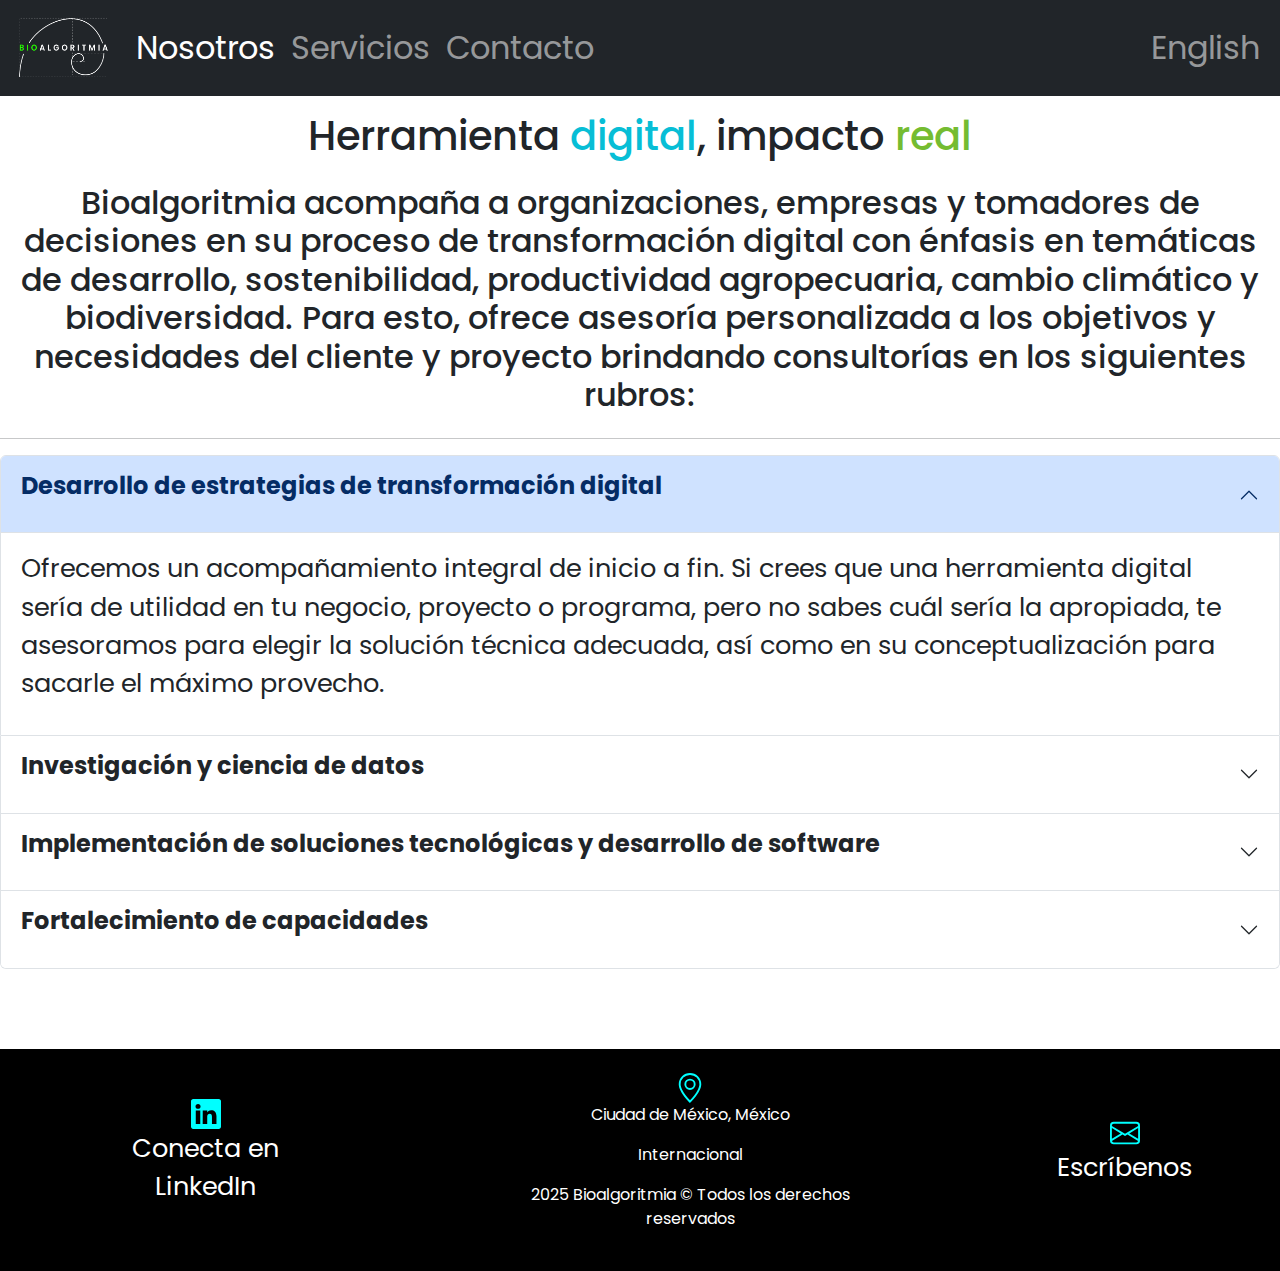
<file: servicios.html>
<!DOCTYPE html>
<html lang="es">
<head>
    <meta charset="UTF-8">
    <meta name="viewport" content="width=device-width, initial-scale=1.0">
    <title>Bioalgoritmia</title>
    <link rel="icon" type="image/png" href="assets/logo.png"> 


    <!-- Google fonts -->
    <link rel="preconnect" href="https://fonts.googleapis.com">
    <link rel="preconnect" href="https://fonts.gstatic.com" crossorigin>
    <link href="https://fonts.googleapis.com/css2?family=Poppins:ital,wght@0,100;0,200;0,300;0,400;0,500;0,600;0,700;0,800;0,900;1,100;1,200;1,300;1,400;1,500;1,600;1,700;1,800;1,900&display=swap" rel="stylesheet">

    <!-- archivos css -->
    <link rel="stylesheet" href="CSS/style.css">

    <!-- bootstrap -->
    <link href="https://cdn.jsdelivr.net/npm/bootstrap@5.3.3/dist/css/bootstrap.min.css" rel="stylesheet" integrity="sha384-QWTKZyjpPEjISv5WaRU9OFeRpok6YctnYmDr5pNlyT2bRjXh0JMhjY6hW+ALEwIH" crossorigin="anonymous">

</head>


<body>
    
    <!-- barra de navegacion bootstrap. Secciones: NOSOTROS, SERVICIOS, CONTACTO, ENGLISH -->
    
  
    <nav class="navbar navbar-expand-lg bg-dark" data-bs-theme="dark">
      <div class="container-fluid">
          <a class="navbar-brand" href="index.html">
              <img src="assets/logo.png" alt="Logo de Bioalgoritmia" width="100" height="70">
          </a>
          <button class="navbar-toggler" type="button" data-bs-toggle="collapse" data-bs-target="#navbarNavAltMarkup" 
              aria-controls="navbarNavAltMarkup" aria-expanded="false" aria-label="Toggle navigation">
              <span class="navbar-toggler-icon"></span>
          </button>
          <div class="collapse navbar-collapse" id="navbarNavAltMarkup">
              <div class="navbar-nav">
                  <a class="nav-link active" aria-current="page" href="nosotros.html">Nosotros</a>
                  <a class="nav-link" href="servicios.html">Servicios</a>
                  <a class="nav-link" href="contacto.html">Contacto</a>
              </div>
              <div class="navbar-nav ms-auto">
                  <a class="nav-link" href="english/en-index.html">English</a>
              </div>
          </div>
      </div>
  </nav>

    <div class="seccion">
        <div id="header-keywords">
            <h1>Herramienta <span id="blue-word">digital</span>, impacto <span id="green-word">real</span></h1>
        </div>
    </div>

    <div class="seccion">
        <h2 >
            Bioalgoritmia acompaña a organizaciones, empresas y tomadores de decisiones en su proceso 
            de transformación digital con énfasis en temáticas de desarrollo, sostenibilidad, 
            productividad agropecuaria, cambio climático y biodiversidad.   
            Para esto, ofrece asesoría personalizada a los objetivos y necesidades del cliente y proyecto
            brindando consultorías en los siguientes rubros: 
        </h2>
    </div>
    <hr>

    <div class="accordion" id="accordionPanelsStayOpenExample">
        <div class="accordion-item">
          <h2 class="accordion-header">
            <button class="accordion-button" type="button" data-bs-toggle="collapse" data-bs-target="#panelsStayOpen-collapseOne" aria-expanded="true" aria-controls="panelsStayOpen-collapseOne">
                <p style="font-size: 1.5rem;">

                    <strong>Desarrollo de estrategias de transformación digital</strong>
                </p>
            </button>
          </h2>
          <div id="panelsStayOpen-collapseOne" class="accordion-collapse collapse show">
            <div class="accordion-body">
                <p class="parrafo-intro"> 
                    Ofrecemos un acompañamiento integral de inicio a fin. Si crees que una herramienta digital sería de utilidad en tu negocio, proyecto o programa, pero no sabes cuál sería la apropiada, te asesoramos para elegir la solución técnica adecuada, así como en su conceptualización para sacarle el máximo provecho. 

                </p>
            </div>
          </div>
        </div>
        <div class="accordion-item">
          <h2 class="accordion-header">
            <button class="accordion-button collapsed" type="button" data-bs-toggle="collapse" data-bs-target="#panelsStayOpen-collapseTwo" aria-expanded="false" aria-controls="panelsStayOpen-collapseTwo">
                <p style="font-size: 1.5rem;">
                    <strong>Investigación y ciencia de datos</strong>
                </p>
            </button>
          </h2>
          <div id="panelsStayOpen-collapseTwo" class="accordion-collapse collapse">
            <div class="accordion-body">
                <p class="parrafo-intro">
                    Con entendimiento del problema, enfoque en el negocio y en la respuesta a la pregunta, ya sea con tus datos disponibles o desarrollando una estrategia de captura de la información que se requiera. Todo lo necesario para una estrategia de toma de decisiones basada en datos y evidencia. 
                </p>
            </div>
          </div>
        </div>
        <div class="accordion-item">
          <h2 class="accordion-header">
            <button class="accordion-button collapsed" type="button" data-bs-toggle="collapse" data-bs-target="#panelsStayOpen-collapseThree" aria-expanded="false" aria-controls="panelsStayOpen-collapseThree">
                <p style="font-size: 1.5rem;">
                    <strong>Implementación de soluciones tecnológicas y desarrollo de software</strong>
                </p>
            </button>
          </h2>
          <div id="panelsStayOpen-collapseThree" class="accordion-collapse collapse">
            <div class="accordion-body">
                <p class="parrafo-intro">
                    Creamos e implementamos herramientas tecnológicas asegurándonos de que cumplan con su propósito. Desde una aplicación web hasta implementaciones de inteligencia artificial. 
                </p>
            </div>
          </div>
        </div>
        <div class="accordion-item">
            <h2 class="accordion-header">
              <button class="accordion-button collapsed" type="button" data-bs-toggle="collapse" data-bs-target="#panelsStayOpen-collapseFour" aria-expanded="false" aria-controls="panelsStayOpen-collapseFour">
                <p style="font-size: 1.5rem;">
                    <strong>Fortalecimiento de capacidades</strong>
                </p>
              </button>
            </h2>
            <div id="panelsStayOpen-collapseFour" class="accordion-collapse collapse">
              <div class="accordion-body">
                <p class="parrafo-intro">
                    Talleres y cursos sobre transformación digital y temas asociados (programación, ciencia de datos, bases de datos) presencial y a distancia. 
                </p>
              </div>
            </div>
          </div>
      </div>

    <!-- Footer  -->

    <footer>

        <div class="footer-element">
            <a href="https://www.linkedin.com/company/bioalgoritmia/" target="_blank" style="text-decoration: none; color: inherit">
                <svg xmlns="http://www.w3.org/2000/svg" width="30" height="30" fill="#00ffff" class="bi bi-linkedin" viewBox="0 0 16 16">
                    <path d="M0 1.146C0 .513.526 0 1.175 0h13.65C15.474 0 16 .513 16 1.146v13.708c0 .633-.526 1.146-1.175 1.146H1.175C.526 16 0 15.487 0 14.854zm4.943 12.248V6.169H2.542v7.225zm-1.2-8.212c.837 0 1.358-.554 1.358-1.248-.015-.709-.52-1.248-1.342-1.248S2.4 3.226 2.4 3.934c0 .694.521 1.248 1.327 1.248zm4.908 8.212V9.359c0-.216.016-.432.08-.586.173-.431.568-.878 1.232-.878.869 0 1.216.662 1.216 1.634v3.865h2.401V9.25c0-2.22-1.184-3.252-2.764-3.252-1.274 0-1.845.7-2.165 1.193v.025h-.016l.016-.025V6.169h-2.4c.03.678 0 7.225 0 7.225z"/>
                </svg>
            <p class="parrafo-intro">Conecta en LinkedIn</p>
            </a>
        </div>
        

        <div class="footer-element">
            <svg xmlns="http://www.w3.org/2000/svg" width="30" height="30" fill="#00ffff" class="bi bi-geo-alt" viewBox="0 0 16 16">
                <path d="M12.166 8.94c-.524 1.062-1.234 2.12-1.96 3.07A32 32 0 0 1 8 14.58a32 32 0 0 1-2.206-2.57c-.726-.95-1.436-2.008-1.96-3.07C3.304 7.867 3 6.862 3 6a5 5 0 0 1 10 0c0 .862-.305 1.867-.834 2.94M8 16s6-5.686 6-10A6 6 0 0 0 2 6c0 4.314 6 10 6 10"/>
                <path d="M8 8a2 2 0 1 1 0-4 2 2 0 0 1 0 4m0 1a3 3 0 1 0 0-6 3 3 0 0 0 0 6"/>
              </svg>
            <p>Ciudad de México, México</p>
            <p>Internacional</p>
            <p>2025 Bioalgoritmia &#169; Todos los derechos reservados </p> 

        </div>

        <div class="footer-element">
            <a href="mailto:hola@bioalgoritmia.com" style="text-decoration: none; color: inherit">
                <svg xmlns="http://www.w3.org/2000/svg" width="30" height="30" fill="#00ffff" class="bi bi-envelope" viewBox="0 0 16 16">
                    <path d="M0 4a2 2 0 0 1 2-2h12a2 2 0 0 1 2 2v8a2 2 0 0 1-2 2H2a2 2 0 0 1-2-2zm2-1a1 1 0 0 0-1 1v.217l7 4.2 7-4.2V4a1 1 0 0 0-1-1zm13 2.383-4.708 2.825L15 11.105zm-.034 6.876-5.64-3.471L8 9.583l-1.326-.795-5.64 3.47A1 1 0 0 0 2 13h12a1 1 0 0 0 .966-.741M1 11.105l4.708-2.897L1 5.383z"/>
                </svg>
                <p class="parrafo-intro">Escríbenos</p>
            </a>

        </div>


    </footer>


    <!-- bootstrap -->
    <script src="https://cdn.jsdelivr.net/npm/bootstrap@5.3.3/dist/js/bootstrap.bundle.min.js" integrity="sha384-YvpcrYf0tY3lHB60NNkmXc5s9fDVZLESaAA55NDzOxhy9GkcIdslK1eN7N6jIeHz" crossorigin="anonymous"></script>
    
</body>
</file>
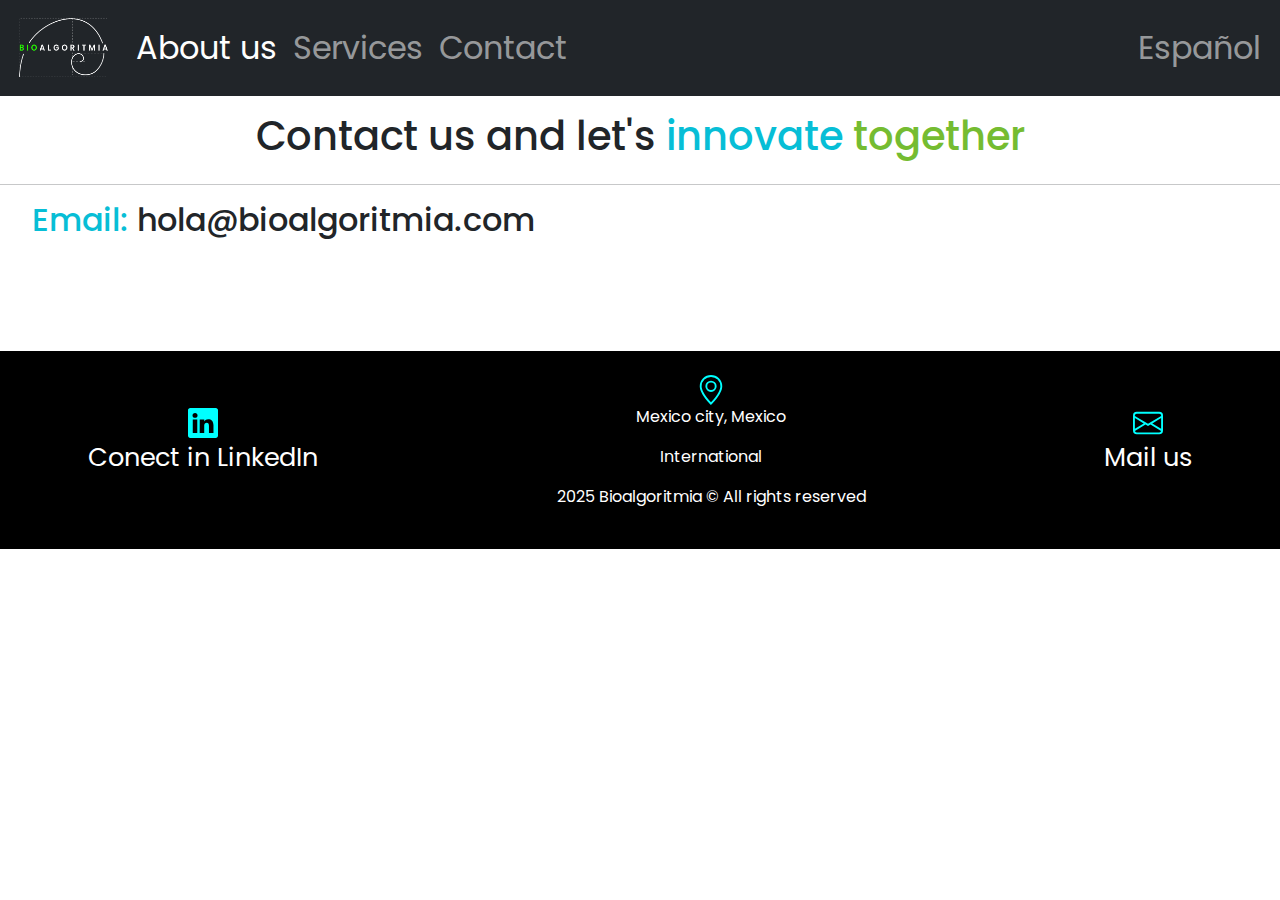
<file: english/en-contacto.html>
<!DOCTYPE html>
<html lang="en">
<head>
    <meta charset="UTF-8">
    <meta name="viewport" content="width=device-width, initial-scale=1.0">
    <title>Bioalgoritmia</title>
    <link rel="icon" type="image/png" href="../assets/logo.png"> 

    <!-- Google fonts -->
    <link rel="preconnect" href="https://fonts.googleapis.com">
    <link rel="preconnect" href="https://fonts.gstatic.com" crossorigin>
    <link href="https://fonts.googleapis.com/css2?family=Poppins:ital,wght@0,100;0,200;0,300;0,400;0,500;0,600;0,700;0,800;0,900;1,100;1,200;1,300;1,400;1,500;1,600;1,700;1,800;1,900&display=swap" rel="stylesheet">

    <!-- archivos css -->
    <link rel="stylesheet" href="../CSS/style.css">

    <!-- bootstrap -->
    <link href="https://cdn.jsdelivr.net/npm/bootstrap@5.3.3/dist/css/bootstrap.min.css" rel="stylesheet" integrity="sha384-QWTKZyjpPEjISv5WaRU9OFeRpok6YctnYmDr5pNlyT2bRjXh0JMhjY6hW+ALEwIH" crossorigin="anonymous">
</head>

<body>
    
    <!-- barra de navegacion bootstrap. Secciones: NOSOTROS, SERVICIOS, CONTACTO, ENGLISH -->
    
    
    <nav class="navbar navbar-expand-lg bg-dark" data-bs-theme="dark">
        <div class="container-fluid">
          <a class="navbar-brand" href="en-index.html"> <img src="../assets/logo.png" alt="Logo de Bioalgoritmia" width="100vw " height="70vh" > </a>
          <button class="navbar-toggler" type="button" data-bs-toggle="collapse" data-bs-target="#navbarNavAltMarkup" aria-controls="navbarNavAltMarkup" aria-expanded="false" aria-label="Toggle navigation">
            <span class="navbar-toggler-icon"></span>
          </button>
          <div class="collapse navbar-collapse" id="navbarNavAltMarkup">
            <div class="navbar-nav">
              <a class="nav-link active" aria-current="page" href="en-nosotros.html">About us</a>
              <a class="nav-link" href="en-servicios.html">Services</a>
              <a class="nav-link" href="en-contacto.html">Contact</a>
            </div>
            <div class="navbar-nav ms-auto">
                <a class="nav-link" href="../index.html">Español</a>
            </div>
          </div>
        </div>
      </nav>

   
    <div class="seccion">
        <h1>Contact us and let's <span id="blue-word">innovate</span> <span id="green-word"> together</span> </h1>
    </div>
    <hr>

    <div class="datos-contacto">
        <h2 class="header-rol-en-empresa">Email: </h2> 
        <h2>hola@bioalgoritmia.com</h2>
    </div>
    <br


    <!-- Footer  -->

    <footer>

        <div class="footer-element">
            <a href="https://www.linkedin.com/company/bioalgoritmia/" target="_blank" style="text-decoration: none; color: inherit">
                <svg xmlns="http://www.w3.org/2000/svg" width="30" height="30" fill="#00ffff" class="bi bi-linkedin" viewBox="0 0 16 16">
                    <path d="M0 1.146C0 .513.526 0 1.175 0h13.65C15.474 0 16 .513 16 1.146v13.708c0 .633-.526 1.146-1.175 1.146H1.175C.526 16 0 15.487 0 14.854zm4.943 12.248V6.169H2.542v7.225zm-1.2-8.212c.837 0 1.358-.554 1.358-1.248-.015-.709-.52-1.248-1.342-1.248S2.4 3.226 2.4 3.934c0 .694.521 1.248 1.327 1.248zm4.908 8.212V9.359c0-.216.016-.432.08-.586.173-.431.568-.878 1.232-.878.869 0 1.216.662 1.216 1.634v3.865h2.401V9.25c0-2.22-1.184-3.252-2.764-3.252-1.274 0-1.845.7-2.165 1.193v.025h-.016l.016-.025V6.169h-2.4c.03.678 0 7.225 0 7.225z"/>
                </svg>
            <p class="parrafo-intro">Conect in LinkedIn</p>
            </a>
        </div>
        

        <div class="footer-element">
            <svg xmlns="http://www.w3.org/2000/svg" width="30" height="30" fill="#00ffff" class="bi bi-geo-alt" viewBox="0 0 16 16">
                <path d="M12.166 8.94c-.524 1.062-1.234 2.12-1.96 3.07A32 32 0 0 1 8 14.58a32 32 0 0 1-2.206-2.57c-.726-.95-1.436-2.008-1.96-3.07C3.304 7.867 3 6.862 3 6a5 5 0 0 1 10 0c0 .862-.305 1.867-.834 2.94M8 16s6-5.686 6-10A6 6 0 0 0 2 6c0 4.314 6 10 6 10"/>
                <path d="M8 8a2 2 0 1 1 0-4 2 2 0 0 1 0 4m0 1a3 3 0 1 0 0-6 3 3 0 0 0 0 6"/>
              </svg>
            <p>Mexico city, Mexico</p>
            <p>International</p>
            <p>2025 Bioalgoritmia &#169; All rights reserved </p> 

        </div>

        <div class="footer-element">
            <a href="mailto:hola@bioalgoritmia.com" style="text-decoration: none; color: inherit">
                <svg xmlns="http://www.w3.org/2000/svg" width="30" height="30" fill="#00ffff" class="bi bi-envelope" viewBox="0 0 16 16">
                    <path d="M0 4a2 2 0 0 1 2-2h12a2 2 0 0 1 2 2v8a2 2 0 0 1-2 2H2a2 2 0 0 1-2-2zm2-1a1 1 0 0 0-1 1v.217l7 4.2 7-4.2V4a1 1 0 0 0-1-1zm13 2.383-4.708 2.825L15 11.105zm-.034 6.876-5.64-3.471L8 9.583l-1.326-.795-5.64 3.47A1 1 0 0 0 2 13h12a1 1 0 0 0 .966-.741M1 11.105l4.708-2.897L1 5.383z"/>
                </svg>
                <p class="parrafo-intro">Mail us</p>
            </a>

        </div>


    </footer>


    <!-- bootstrap -->
    <script src="https://cdn.jsdelivr.net/npm/bootstrap@5.3.3/dist/js/bootstrap.bundle.min.js" integrity="sha384-YvpcrYf0tY3lHB60NNkmXc5s9fDVZLESaAA55NDzOxhy9GkcIdslK1eN7N6jIeHz" crossorigin="anonymous"></script>

</body>
</file>
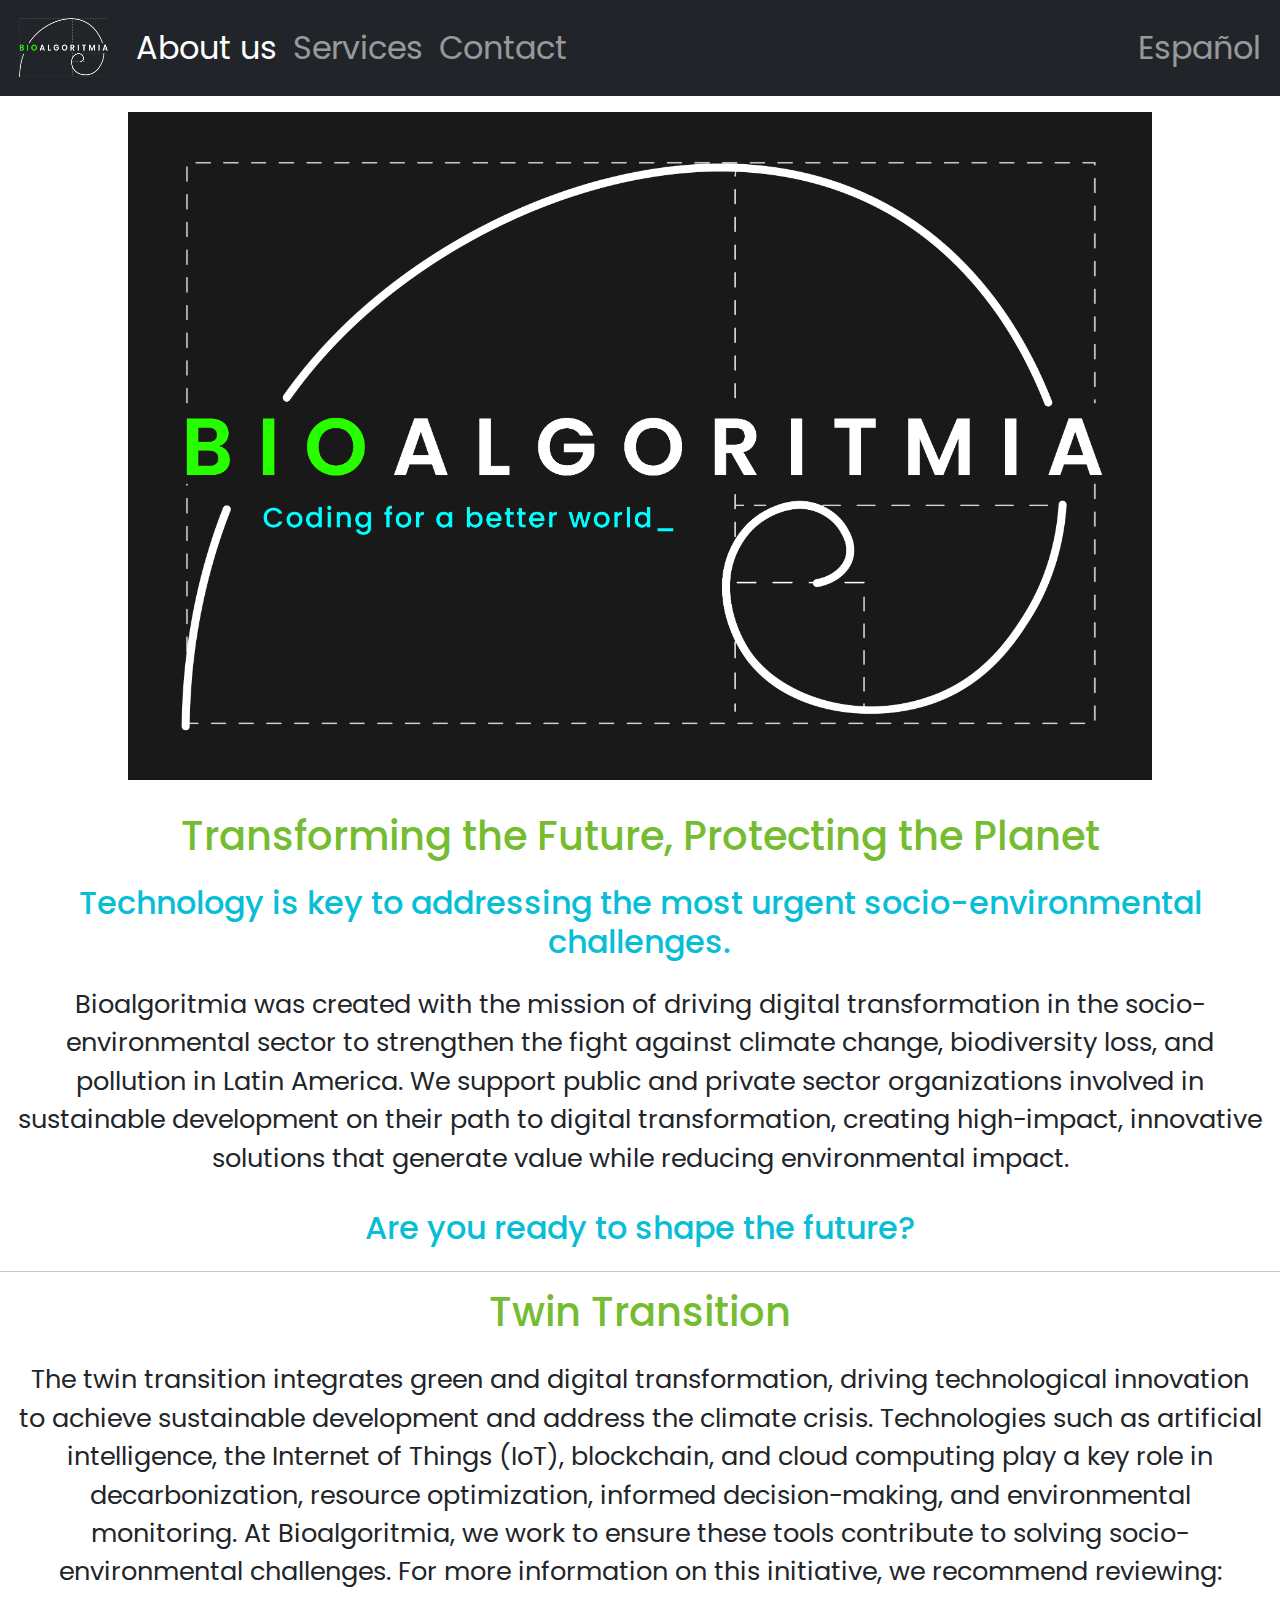
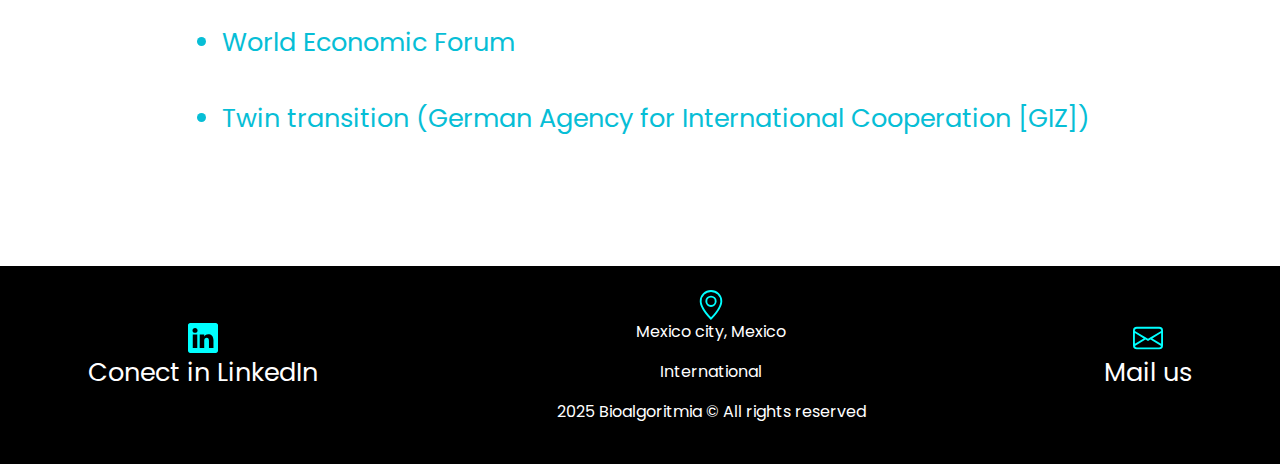
<file: english/en-index.html>
<!DOCTYPE html>
<html lang="en">
<head>
    <meta charset="UTF-8">
    <meta name="viewport" content="width=device-width, initial-scale=1.0">
    <title>Bioalgoritmia</title>
    <link rel="icon" type="image/png" href="../assets/logo.png"> 

    <!-- Google fonts -->
    <link rel="preconnect" href="https://fonts.googleapis.com">
    <link rel="preconnect" href="https://fonts.gstatic.com" crossorigin>
    <link href="https://fonts.googleapis.com/css2?family=Poppins:ital,wght@0,100;0,200;0,300;0,400;0,500;0,600;0,700;0,800;0,900;1,100;1,200;1,300;1,400;1,500;1,600;1,700;1,800;1,900&display=swap" rel="stylesheet">

    <!-- archivos css -->
    <link rel="stylesheet" href="../CSS/style.css">

    <!-- bootstrap -->
    <link href="https://cdn.jsdelivr.net/npm/bootstrap@5.3.3/dist/css/bootstrap.min.css" rel="stylesheet" integrity="sha384-QWTKZyjpPEjISv5WaRU9OFeRpok6YctnYmDr5pNlyT2bRjXh0JMhjY6hW+ALEwIH" crossorigin="anonymous">
</head>

<body>
    
    <!-- barra de navegacion bootstrap. Secciones: NOSOTROS, SERVICIOS, CONTACTO, ENGLISH -->
        
    <nav class="navbar navbar-expand-lg bg-dark" data-bs-theme="dark">
        <div class="container-fluid">
          <a class="navbar-brand" href="en-index.html"> <img src="../assets/logo.png" alt="Logo de Bioalgoritmia" width="100vw " height="70vh" > </a>
          <button class="navbar-toggler" type="button" data-bs-toggle="collapse" data-bs-target="#navbarNavAltMarkup" aria-controls="navbarNavAltMarkup" aria-expanded="false" aria-label="Toggle navigation">
            <span class="navbar-toggler-icon"></span>
          </button>
          <div class="collapse navbar-collapse" id="navbarNavAltMarkup">
            <div class="navbar-nav">
              <a class="nav-link active" aria-current="page" href="en-nosotros.html">About us</a>
              <a class="nav-link" href="en-servicios.html">Services</a>
              <a class="nav-link" href="en-contacto.html">Contact</a>
            </div>
            <div class="navbar-nav ms-auto">
                <a class="nav-link" href="../index.html">Español</a>
            </div>
          </div>
        </div>
      </nav>

    

        <div id="contenedor-imagen">
            <img id="imagen-principal" src="../assets/logo_oscuro_slogan.jpg" alt="Logo de Bioalgoritmia">
        </div>


        <div class="seccion">
            <h1 class="header">Transforming the Future, Protecting the Planet
            </h1>

            <h2 style="color: #07bed6;">Technology is key to addressing the most urgent socio-environmental challenges. </h2>

            <p class ="parrafo-intro" >

                Bioalgoritmia was created with the mission of driving digital transformation in the socio-environmental sector to strengthen the fight against climate change, biodiversity loss, and pollution in Latin America. We support public and private sector organizations involved in sustainable development on their path to digital transformation, creating high-impact, innovative solutions that generate value while reducing environmental impact.

            </p>

            <h2 style="color: #07bed6;">Are you ready to shape the future?</h2>
        </div>

        <hr>
        <div class="seccion">
            <h1 class="header">Twin Transition</h1>

            <p class="parrafo-intro">

                The twin transition integrates green and digital transformation, driving technological innovation to achieve sustainable development and address the climate crisis. Technologies such as artificial intelligence, the Internet of Things (IoT), blockchain, and cloud computing play a key role in decarbonization, resource optimization, informed decision-making, and environmental monitoring.

                At Bioalgoritmia, we work to ensure these tools contribute to solving socio-environmental challenges. For more information on this initiative, we recommend reviewing:

            <ul id="lista-enlaces-index">
                <li><a href="https://www.weforum.org/stories/2022/10/twin-transition-playbook-3-phases-to-accelerate-sustainable-digitization/" target="_blank">World Economic Forum</a></li>
                <br>
                <li><a href="https://www.twintransition.org/" target="_blank">Twin transition (German Agency for International Cooperation [GIZ])</a></li>
            </ul>
            
            </p>
        </div>

    <!-- Footer  -->

    <footer>

        <div class="footer-element">
            <a href="https://www.linkedin.com/company/bioalgoritmia/" target="_blank" style="text-decoration: none; color: inherit">
                <svg xmlns="http://www.w3.org/2000/svg" width="30" height="30" fill="#00ffff" class="bi bi-linkedin" viewBox="0 0 16 16">
                    <path d="M0 1.146C0 .513.526 0 1.175 0h13.65C15.474 0 16 .513 16 1.146v13.708c0 .633-.526 1.146-1.175 1.146H1.175C.526 16 0 15.487 0 14.854zm4.943 12.248V6.169H2.542v7.225zm-1.2-8.212c.837 0 1.358-.554 1.358-1.248-.015-.709-.52-1.248-1.342-1.248S2.4 3.226 2.4 3.934c0 .694.521 1.248 1.327 1.248zm4.908 8.212V9.359c0-.216.016-.432.08-.586.173-.431.568-.878 1.232-.878.869 0 1.216.662 1.216 1.634v3.865h2.401V9.25c0-2.22-1.184-3.252-2.764-3.252-1.274 0-1.845.7-2.165 1.193v.025h-.016l.016-.025V6.169h-2.4c.03.678 0 7.225 0 7.225z"/>
                </svg>
            <p class="parrafo-intro">Conect in LinkedIn</p>
            </a>
        </div>
        

        <div class="footer-element">
            <svg xmlns="http://www.w3.org/2000/svg" width="30" height="30" fill="#00ffff" class="bi bi-geo-alt" viewBox="0 0 16 16">
                <path d="M12.166 8.94c-.524 1.062-1.234 2.12-1.96 3.07A32 32 0 0 1 8 14.58a32 32 0 0 1-2.206-2.57c-.726-.95-1.436-2.008-1.96-3.07C3.304 7.867 3 6.862 3 6a5 5 0 0 1 10 0c0 .862-.305 1.867-.834 2.94M8 16s6-5.686 6-10A6 6 0 0 0 2 6c0 4.314 6 10 6 10"/>
                <path d="M8 8a2 2 0 1 1 0-4 2 2 0 0 1 0 4m0 1a3 3 0 1 0 0-6 3 3 0 0 0 0 6"/>
              </svg>
            <p>Mexico city, Mexico</p>
            <p>International</p>
            <p>2025 Bioalgoritmia &#169; All rights reserved </p> 

        </div>

        <div class="footer-element">
            <a href="mailto:hola@bioalgoritmia.com" style="text-decoration: none; color: inherit">
                <svg xmlns="http://www.w3.org/2000/svg" width="30" height="30" fill="#00ffff" class="bi bi-envelope" viewBox="0 0 16 16">
                    <path d="M0 4a2 2 0 0 1 2-2h12a2 2 0 0 1 2 2v8a2 2 0 0 1-2 2H2a2 2 0 0 1-2-2zm2-1a1 1 0 0 0-1 1v.217l7 4.2 7-4.2V4a1 1 0 0 0-1-1zm13 2.383-4.708 2.825L15 11.105zm-.034 6.876-5.64-3.471L8 9.583l-1.326-.795-5.64 3.47A1 1 0 0 0 2 13h12a1 1 0 0 0 .966-.741M1 11.105l4.708-2.897L1 5.383z"/>
                </svg>
                <p class="parrafo-intro">Mail us</p>
            </a>

        </div>


    </footer>


    <!-- bootstrap -->
    <script src="https://cdn.jsdelivr.net/npm/bootstrap@5.3.3/dist/js/bootstrap.bundle.min.js" integrity="sha384-YvpcrYf0tY3lHB60NNkmXc5s9fDVZLESaAA55NDzOxhy9GkcIdslK1eN7N6jIeHz" crossorigin="anonymous"></script>

</body>
</file>
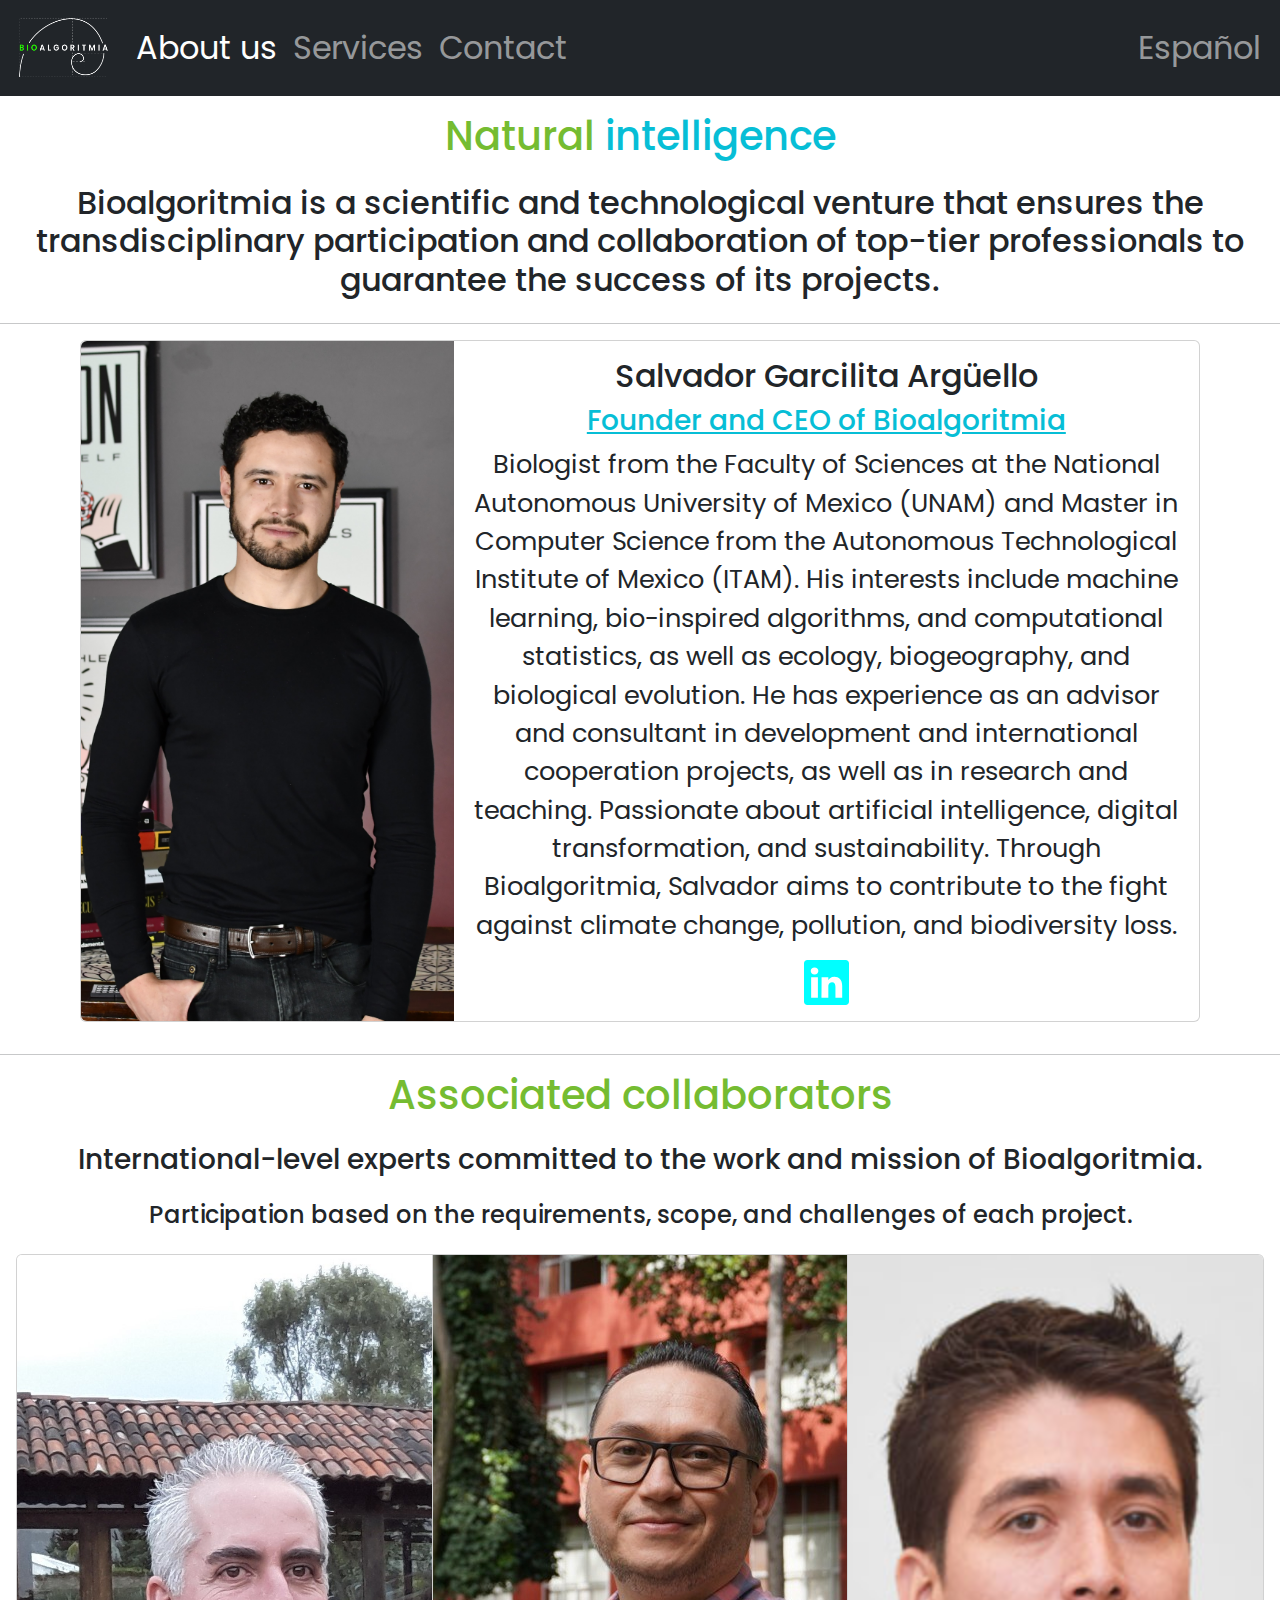
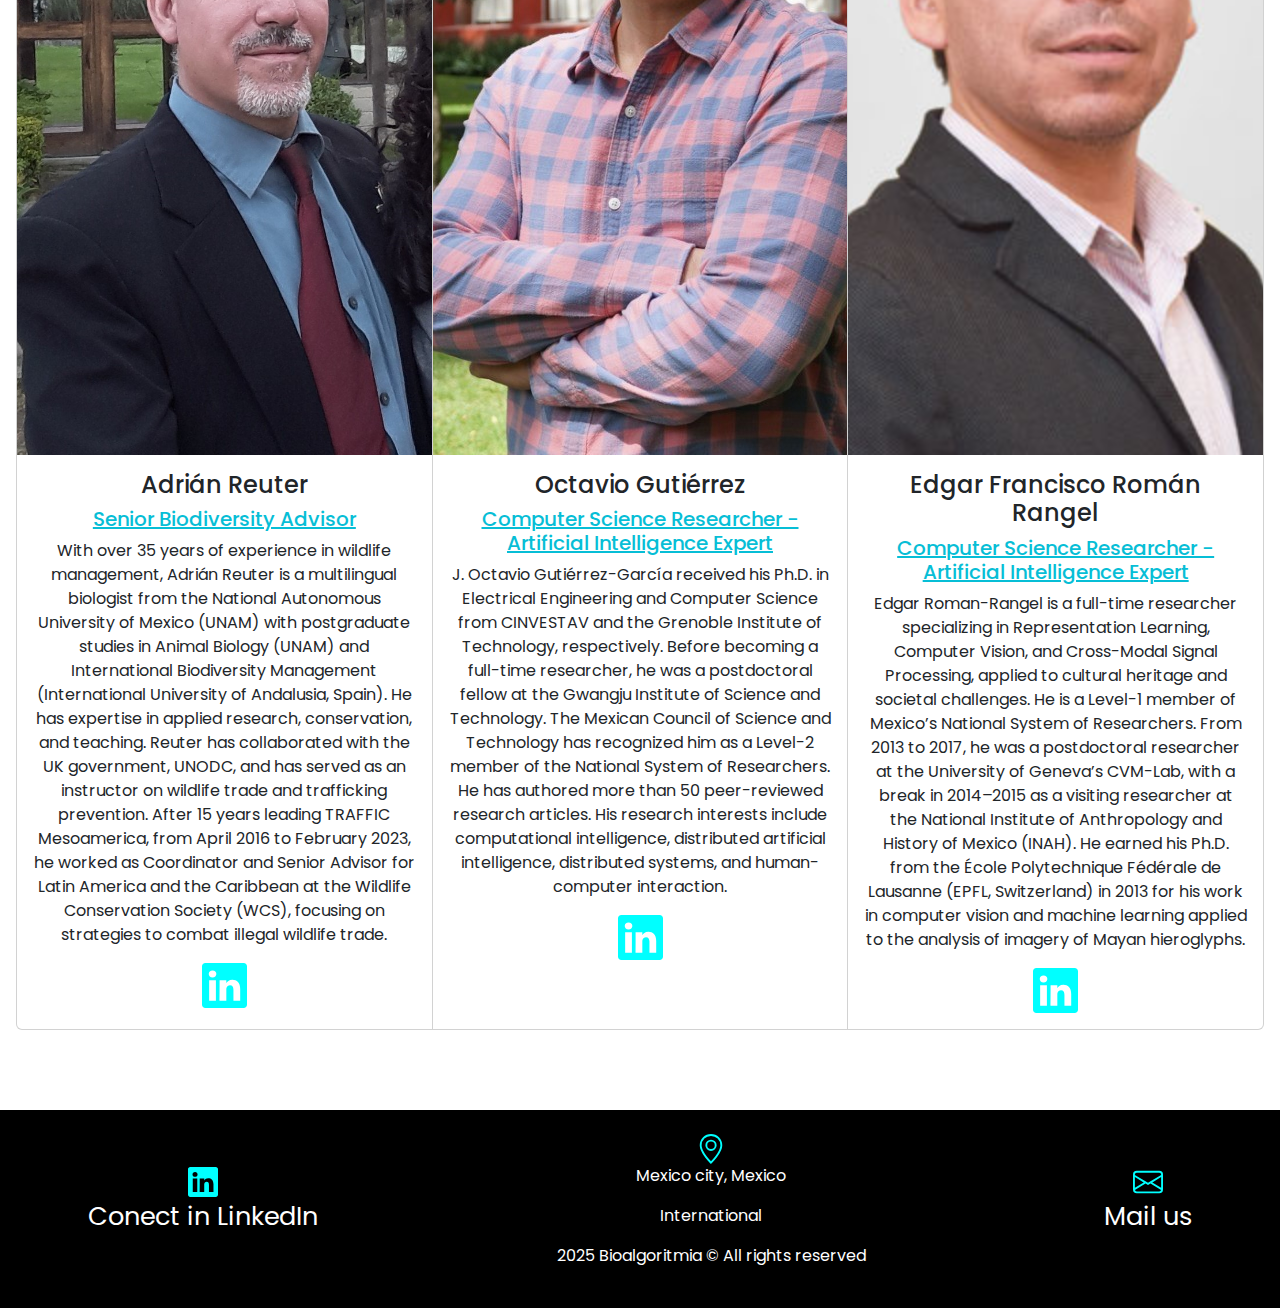
<file: english/en-nosotros.html>
<!DOCTYPE html>
<html lang="es">
<head>
    <meta charset="UTF-8">
    <meta name="viewport" content="width=device-width, initial-scale=1.0">
    <title>Bioalgoritmia</title>
    <link rel="icon" type="image/png" href="../assets/logo.png"> 


    
    <!-- Google fonts -->
    <link rel="preconnect" href="https://fonts.googleapis.com">
    <link rel="preconnect" href="https://fonts.gstatic.com" crossorigin>
    <link href="https://fonts.googleapis.com/css2?family=Poppins:ital,wght@0,100;0,200;0,300;0,400;0,500;0,600;0,700;0,800;0,900;1,100;1,200;1,300;1,400;1,500;1,600;1,700;1,800;1,900&display=swap" rel="stylesheet">

    <!-- archivos css -->
    <link rel="stylesheet" href="../CSS/style.css">

    <!-- bootstrap -->
    <link href="https://cdn.jsdelivr.net/npm/bootstrap@5.3.3/dist/css/bootstrap.min.css" rel="stylesheet" integrity="sha384-QWTKZyjpPEjISv5WaRU9OFeRpok6YctnYmDr5pNlyT2bRjXh0JMhjY6hW+ALEwIH" crossorigin="anonymous">

</head>

<body>

    <!-- barra de navegacion bootstrap. Secciones: NOSOTROS, SERVICIOS, CONTACTO, ENGLISH -->
    
    <nav class="navbar navbar-expand-lg bg-dark" data-bs-theme="dark">
      <div class="container-fluid">
        <a class="navbar-brand" href="en-index.html"> <img src="../assets/logo.png" alt="Logo de Bioalgoritmia" width="100vw " height="70vh" > </a>
        <button class="navbar-toggler" type="button" data-bs-toggle="collapse" data-bs-target="#navbarNavAltMarkup" aria-controls="navbarNavAltMarkup" aria-expanded="false" aria-label="Toggle navigation">
          <span class="navbar-toggler-icon"></span>
        </button>
        <div class="collapse navbar-collapse" id="navbarNavAltMarkup">
          <div class="navbar-nav">
            <a class="nav-link active" aria-current="page" href="en-nosotros.html">About us</a>
            <a class="nav-link" href="en-servicios.html">Services</a>
            <a class="nav-link" href="en-contacto.html">Contact</a>
          </div>
          <div class="navbar-nav ms-auto">
              <a class="nav-link" href="../index.html">Español</a>
          </div>
        </div>
      </div>
    </nav>

    <div class="seccion">
      <div id="header-keywords">
          <h1> <span id="green-word">Natural</span> <span id="blue-word">intelligence</span></h1>
      </div>
    </div>

    <div class="seccion">

        <h2>
          Bioalgoritmia is a scientific and technological venture that ensures the 
          transdisciplinary participation and collaboration of top-tier professionals to 
          guarantee the success of its projects.

        </h2>
    </div>

    <hr>


    <div class="seccion">

        <div class="card mb-3" style="max-width: 70rem;">
            <div class="row g-0">
              <div class="col-md-4">
                <img src="../assets/Salva.JPG" class="img-fluid rounded-start" alt="Fotografía de Salvador Garcilita" width="100%" height="100%">
              </div>
              <div class="col-md-8">
                <div class="card-body">
                  <h2 class="card-title">Salvador Garcilita Argüello</h2>
                  <h3 id="rol-en-empresa" style= "color: #07bed6; text-decoration: underline;">Founder and CEO of Bioalgoritmia</h3>
                    
                  <p class="parrafo-intro"> 

                    Biologist from the Faculty of Sciences at the National Autonomous University of Mexico (UNAM) and Master in Computer Science from the Autonomous Technological Institute of Mexico (ITAM). His interests include machine learning, bio-inspired algorithms, and computational statistics, as well as ecology, biogeography, and biological evolution. He has experience as an advisor and consultant in development and international cooperation projects, as well as in research and teaching. Passionate about artificial intelligence, digital transformation, and sustainability. Through Bioalgoritmia, Salvador aims to contribute to the fight against climate change, pollution, and biodiversity loss.
                  </p>
                  <p class="card-text"><small class="text-body-secondary">
                    <a href="https://mx.linkedin.com/in/salvadorgarcilitaarguello" target="_blank"> 
                        <svg xmlns="http://www.w3.org/2000/svg" width="45" height="45" fill="#00ffff" class="bi bi-linkedin" viewBox="0 0 16 16">
                            <path d="M0 1.146C0 .513.526 0 1.175 0h13.65C15.474 0 16 .513 16 1.146v13.708c0 .633-.526 1.146-1.175 1.146H1.175C.526 16 0 15.487 0 14.854zm4.943 12.248V6.169H2.542v7.225zm-1.2-8.212c.837 0 1.358-.554 1.358-1.248-.015-.709-.52-1.248-1.342-1.248S2.4 3.226 2.4 3.934c0 .694.521 1.248 1.327 1.248zm4.908 8.212V9.359c0-.216.016-.432.08-.586.173-.431.568-.878 1.232-.878.869 0 1.216.662 1.216 1.634v3.865h2.401V9.25c0-2.22-1.184-3.252-2.764-3.252-1.274 0-1.845.7-2.165 1.193v.025h-.016l.016-.025V6.169h-2.4c.03.678 0 7.225 0 7.225z"/>
                          </svg>
                    </a>
                </small>
                </p>

                </div>
              </div>
            </div>
          </div>

    </div>

    <hr>

    <div class="seccion">

        <h1 class="header">Associated collaborators</h1>
        <h3>International-level experts committed to the work and mission of Bioalgoritmia.</h3>
        <h4>Participation based on the requirements, scope, and challenges of each project.</h4>
    
    </div>


    <div class="seccion">

    <div class="card-group">
        <div class="card">
          <img src="../assets/reuter.jpeg" class="card-img-top fotos-tarjetas" alt="Fotografía de Adrián Reuter">
          <div class="card-body">
            <h4 class="card-title">Adrián Reuter</h4>
            <h5 id="rol-en-empresa" style= "color: #07bed6; text-decoration: underline;">Senior Biodiversity Advisor</h5>

            
            <p class="card-text">

              With over 35 years of experience in wildlife management, Adrián Reuter is a multilingual biologist from the National Autonomous University of Mexico (UNAM) with postgraduate studies in Animal Biology (UNAM) and International Biodiversity Management (International University of Andalusia, Spain). He has expertise in applied research, conservation, and teaching. Reuter has collaborated with the UK government, UNODC, and has served as an instructor on wildlife trade and trafficking prevention. After 15 years leading TRAFFIC Mesoamerica, from April 2016 to February 2023, he worked as Coordinator and Senior Advisor for Latin America and the Caribbean at the Wildlife Conservation Society (WCS), focusing on strategies to combat illegal wildlife trade.


            </p>
            <p class="card-text"><small class="text-body-secondary">
                <a href="https://mx.linkedin.com/in/adrianreuter" target="_blank"> 
                    <svg xmlns="http://www.w3.org/2000/svg" width="45" height="45" fill="#00ffff" class="bi bi-linkedin" viewBox="0 0 16 16">
                        <path d="M0 1.146C0 .513.526 0 1.175 0h13.65C15.474 0 16 .513 16 1.146v13.708c0 .633-.526 1.146-1.175 1.146H1.175C.526 16 0 15.487 0 14.854zm4.943 12.248V6.169H2.542v7.225zm-1.2-8.212c.837 0 1.358-.554 1.358-1.248-.015-.709-.52-1.248-1.342-1.248S2.4 3.226 2.4 3.934c0 .694.521 1.248 1.327 1.248zm4.908 8.212V9.359c0-.216.016-.432.08-.586.173-.431.568-.878 1.232-.878.869 0 1.216.662 1.216 1.634v3.865h2.401V9.25c0-2.22-1.184-3.252-2.764-3.252-1.274 0-1.845.7-2.165 1.193v.025h-.016l.016-.025V6.169h-2.4c.03.678 0 7.225 0 7.225z"/>
                      </svg>
                </a>
            </small></p>
          </div>
        </div>
        <div class="card">
          <img src="../assets/octa-guti.jpg" class="card-img-top fotos-tarjetas" alt="...">
          <div class="card-body">
            <h4 class="card-title">Octavio Gutiérrez</h4>
            <h5 id="rol-en-empresa" style= "color: #07bed6; text-decoration: underline;">Computer Science Researcher - Artificial Intelligence Expert</h5>
            <p class="card-text">    
              J. Octavio Gutiérrez-García received his Ph.D. in Electrical Engineering and Computer Science from CINVESTAV and the Grenoble Institute of Technology, respectively. Before becoming a full-time researcher, he was a postdoctoral fellow at the Gwangju Institute of Science and Technology. The Mexican Council of Science and Technology has recognized him as a Level-2 member of the National System of Researchers. He has authored more than 50 peer-reviewed research articles. His research interests include computational intelligence, distributed artificial intelligence, distributed systems, and human-computer interaction.
            <p class="card-text"><small class="text-body-secondary">
                <a href="https://www.linkedin.com/in/octaviogutierrez/" target="_blank"> 
                    <svg xmlns="http://www.w3.org/2000/svg" width="45" height="45" fill="#00ffff" class="bi bi-linkedin" viewBox="0 0 16 16">
                        <path d="M0 1.146C0 .513.526 0 1.175 0h13.65C15.474 0 16 .513 16 1.146v13.708c0 .633-.526 1.146-1.175 1.146H1.175C.526 16 0 15.487 0 14.854zm4.943 12.248V6.169H2.542v7.225zm-1.2-8.212c.837 0 1.358-.554 1.358-1.248-.015-.709-.52-1.248-1.342-1.248S2.4 3.226 2.4 3.934c0 .694.521 1.248 1.327 1.248zm4.908 8.212V9.359c0-.216.016-.432.08-.586.173-.431.568-.878 1.232-.878.869 0 1.216.662 1.216 1.634v3.865h2.401V9.25c0-2.22-1.184-3.252-2.764-3.252-1.274 0-1.845.7-2.165 1.193v.025h-.016l.016-.025V6.169h-2.4c.03.678 0 7.225 0 7.225z"/>
                      </svg>
                </a>
            </small></p>
          </div>
        </div>
        <div class="card">
            <img src="../assets/francisco-Roman.jpg" class="card-img-top fotos-tarjetas" alt="...">
            <div class="card-body">
              <h4 class="card-title">Edgar Francisco Román Rangel</h4>
              <h5 id="rol-en-empresa" style= "color: #07bed6; text-decoration: underline;">Computer Science Researcher - Artificial Intelligence Expert</h5>
              <p class="card-text">    
                Edgar Roman-Rangel is a full-time researcher specializing in Representation Learning, Computer Vision, and Cross-Modal Signal Processing, applied to cultural heritage and societal challenges. He is a Level-1 member of Mexico’s National System of Researchers. From 2013 to 2017, he was a postdoctoral researcher at the University of Geneva’s CVM-Lab, with a break in 2014–2015 as a visiting researcher at the National Institute of Anthropology and History of Mexico (INAH). He earned his Ph.D. from the École Polytechnique Fédérale de Lausanne (EPFL, Switzerland) in 2013 for his work in computer vision and machine learning applied to the analysis of imagery of Mayan hieroglyphs.

              </p>
              <p class="card-text"><small class="text-body-secondary">
                  <a href="https://www.linkedin.com/in/efroman/" target="_blank"> 
                      <svg xmlns="http://www.w3.org/2000/svg" width="45" height="45" fill="#00ffff" class="bi bi-linkedin" viewBox="0 0 16 16">
                          <path d="M0 1.146C0 .513.526 0 1.175 0h13.65C15.474 0 16 .513 16 1.146v13.708c0 .633-.526 1.146-1.175 1.146H1.175C.526 16 0 15.487 0 14.854zm4.943 12.248V6.169H2.542v7.225zm-1.2-8.212c.837 0 1.358-.554 1.358-1.248-.015-.709-.52-1.248-1.342-1.248S2.4 3.226 2.4 3.934c0 .694.521 1.248 1.327 1.248zm4.908 8.212V9.359c0-.216.016-.432.08-.586.173-.431.568-.878 1.232-.878.869 0 1.216.662 1.216 1.634v3.865h2.401V9.25c0-2.22-1.184-3.252-2.764-3.252-1.274 0-1.845.7-2.165 1.193v.025h-.016l.016-.025V6.169h-2.4c.03.678 0 7.225 0 7.225z"/>
                        </svg>
                  </a>
              </small></p>
            </div>
          </div>
 
        </div>

    </div>


    <!-- Footer  -->

    <footer>

        <div class="footer-element">
            <a href="https://www.linkedin.com/company/bioalgoritmia/" target="_blank" style="text-decoration: none; color: inherit">
                <svg xmlns="http://www.w3.org/2000/svg" width="30" height="30" fill="#00ffff" class="bi bi-linkedin" viewBox="0 0 16 16">
                    <path d="M0 1.146C0 .513.526 0 1.175 0h13.65C15.474 0 16 .513 16 1.146v13.708c0 .633-.526 1.146-1.175 1.146H1.175C.526 16 0 15.487 0 14.854zm4.943 12.248V6.169H2.542v7.225zm-1.2-8.212c.837 0 1.358-.554 1.358-1.248-.015-.709-.52-1.248-1.342-1.248S2.4 3.226 2.4 3.934c0 .694.521 1.248 1.327 1.248zm4.908 8.212V9.359c0-.216.016-.432.08-.586.173-.431.568-.878 1.232-.878.869 0 1.216.662 1.216 1.634v3.865h2.401V9.25c0-2.22-1.184-3.252-2.764-3.252-1.274 0-1.845.7-2.165 1.193v.025h-.016l.016-.025V6.169h-2.4c.03.678 0 7.225 0 7.225z"/>
                </svg>
            <p class="parrafo-intro">Conect in LinkedIn</p>
            </a>
        </div>
        

        <div class="footer-element">
            <svg xmlns="http://www.w3.org/2000/svg" width="30" height="30" fill="#00ffff" class="bi bi-geo-alt" viewBox="0 0 16 16">
                <path d="M12.166 8.94c-.524 1.062-1.234 2.12-1.96 3.07A32 32 0 0 1 8 14.58a32 32 0 0 1-2.206-2.57c-.726-.95-1.436-2.008-1.96-3.07C3.304 7.867 3 6.862 3 6a5 5 0 0 1 10 0c0 .862-.305 1.867-.834 2.94M8 16s6-5.686 6-10A6 6 0 0 0 2 6c0 4.314 6 10 6 10"/>
                <path d="M8 8a2 2 0 1 1 0-4 2 2 0 0 1 0 4m0 1a3 3 0 1 0 0-6 3 3 0 0 0 0 6"/>
              </svg>
            <p>Mexico city, Mexico</p>
            <p>International</p>
            <p>2025 Bioalgoritmia &#169; All rights reserved </p> 

        </div>

        <div class="footer-element">
            <a href="mailto:hola@bioalgoritmia.com" style="text-decoration: none; color: inherit">
                <svg xmlns="http://www.w3.org/2000/svg" width="30" height="30" fill="#00ffff" class="bi bi-envelope" viewBox="0 0 16 16">
                    <path d="M0 4a2 2 0 0 1 2-2h12a2 2 0 0 1 2 2v8a2 2 0 0 1-2 2H2a2 2 0 0 1-2-2zm2-1a1 1 0 0 0-1 1v.217l7 4.2 7-4.2V4a1 1 0 0 0-1-1zm13 2.383-4.708 2.825L15 11.105zm-.034 6.876-5.64-3.471L8 9.583l-1.326-.795-5.64 3.47A1 1 0 0 0 2 13h12a1 1 0 0 0 .966-.741M1 11.105l4.708-2.897L1 5.383z"/>
                </svg>
                <p class="parrafo-intro">Mail us</p>
            </a>

        </div>


    </footer>





    <!-- bootstrap -->
    <script src="https://cdn.jsdelivr.net/npm/bootstrap@5.3.3/dist/js/bootstrap.bundle.min.js" integrity="sha384-YvpcrYf0tY3lHB60NNkmXc5s9fDVZLESaAA55NDzOxhy9GkcIdslK1eN7N6jIeHz" crossorigin="anonymous"></script>

</body>
</file>
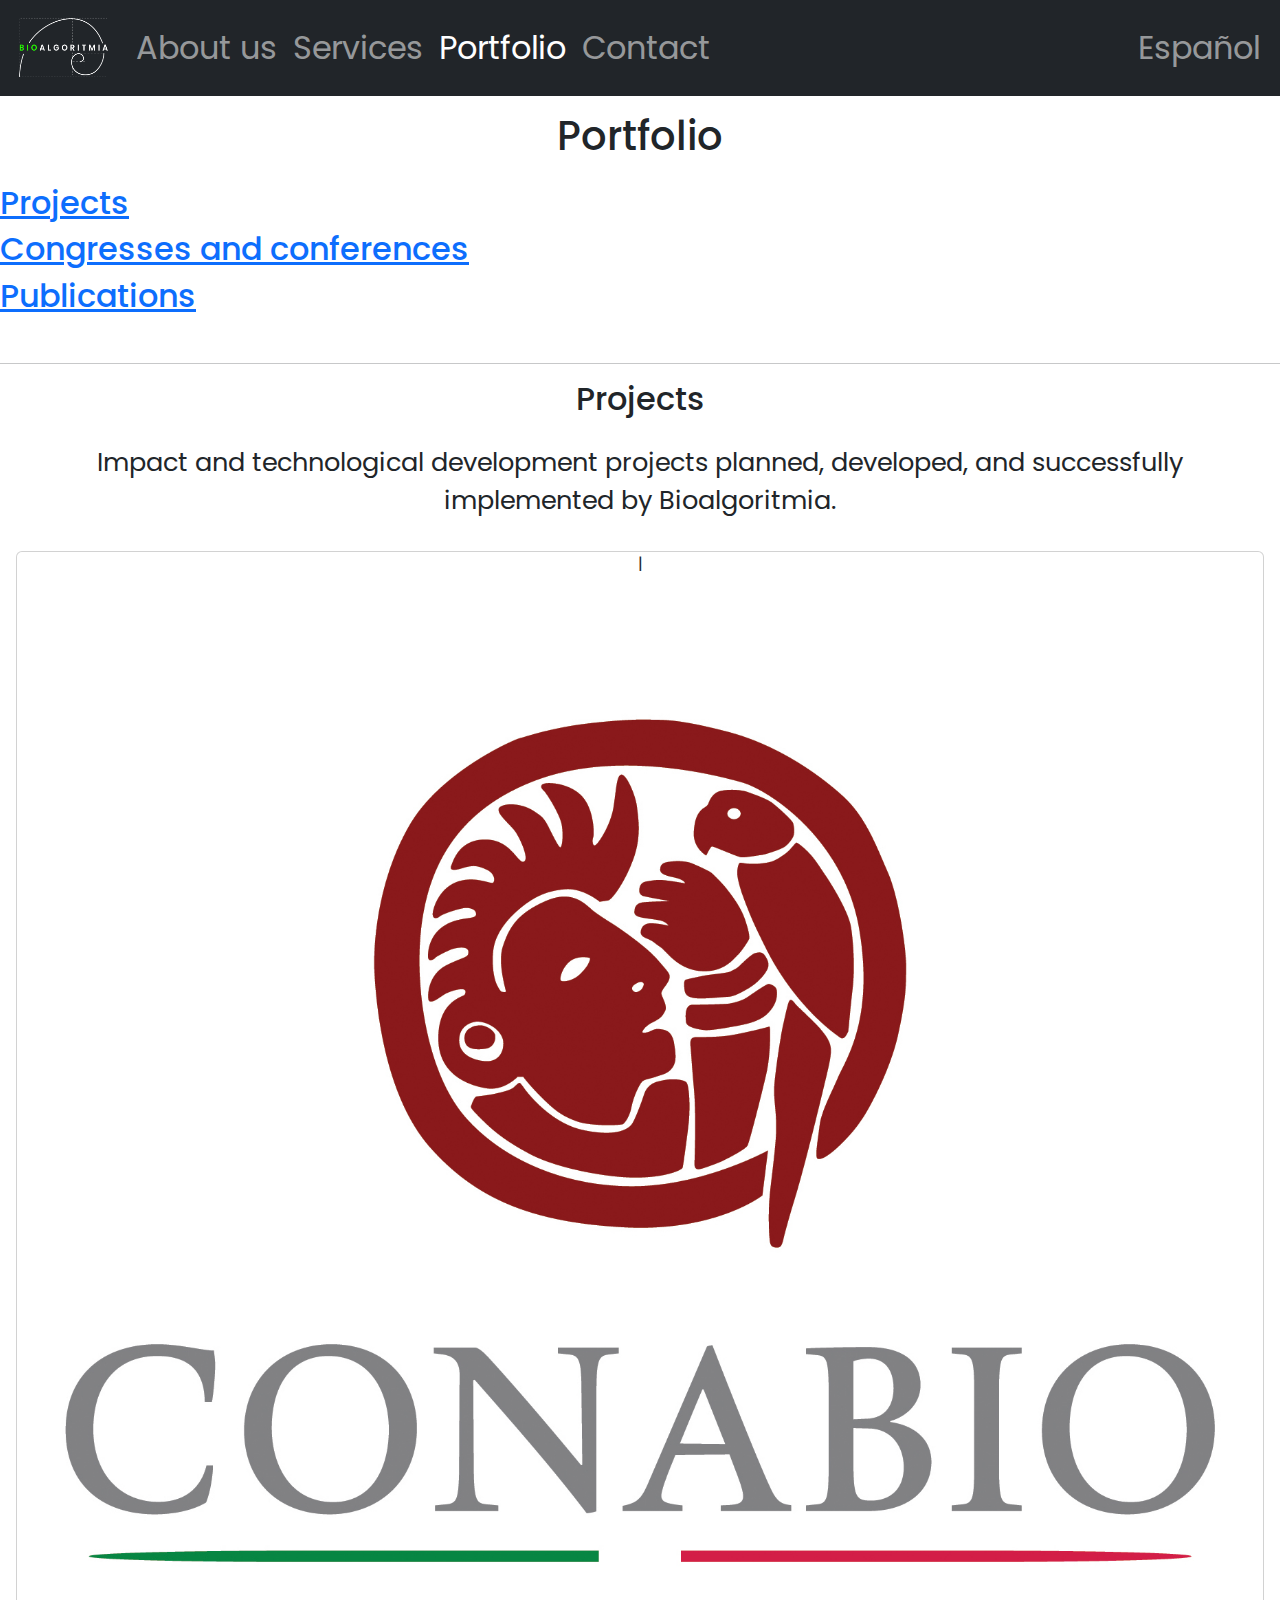
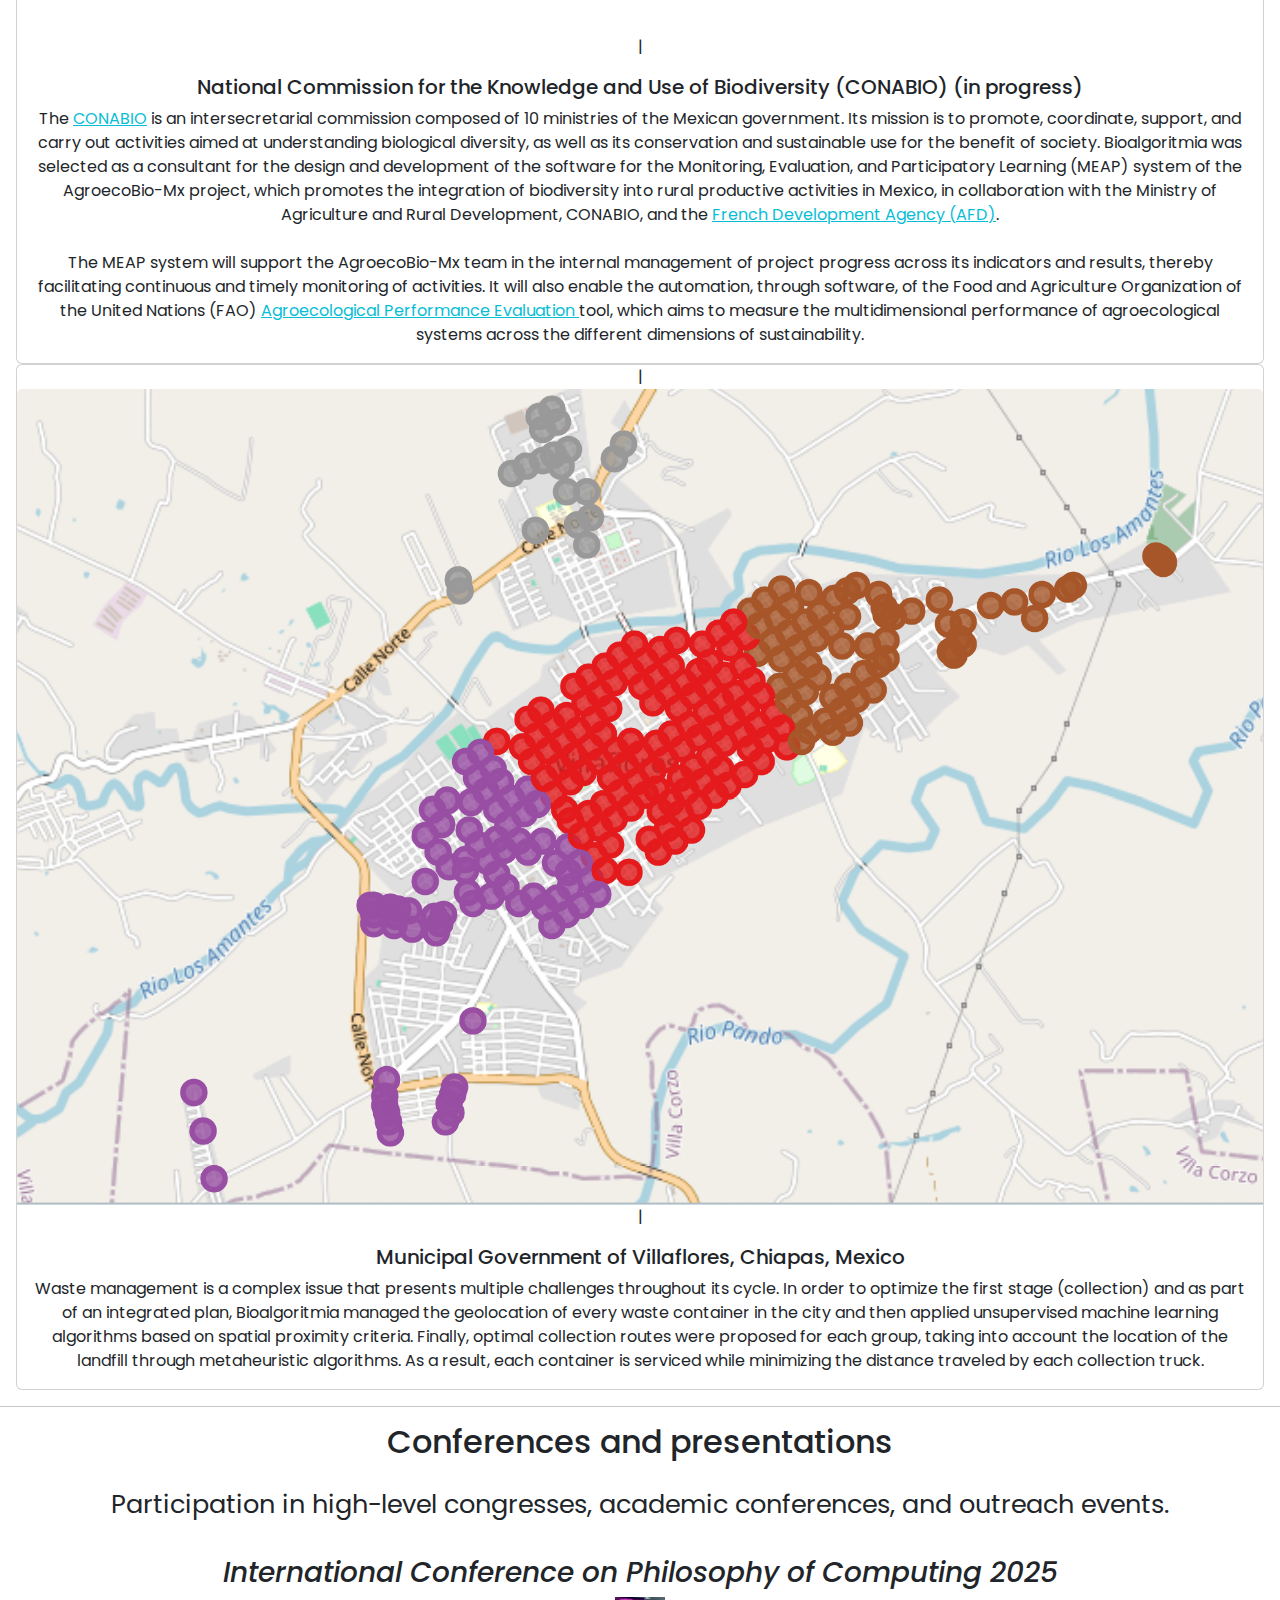
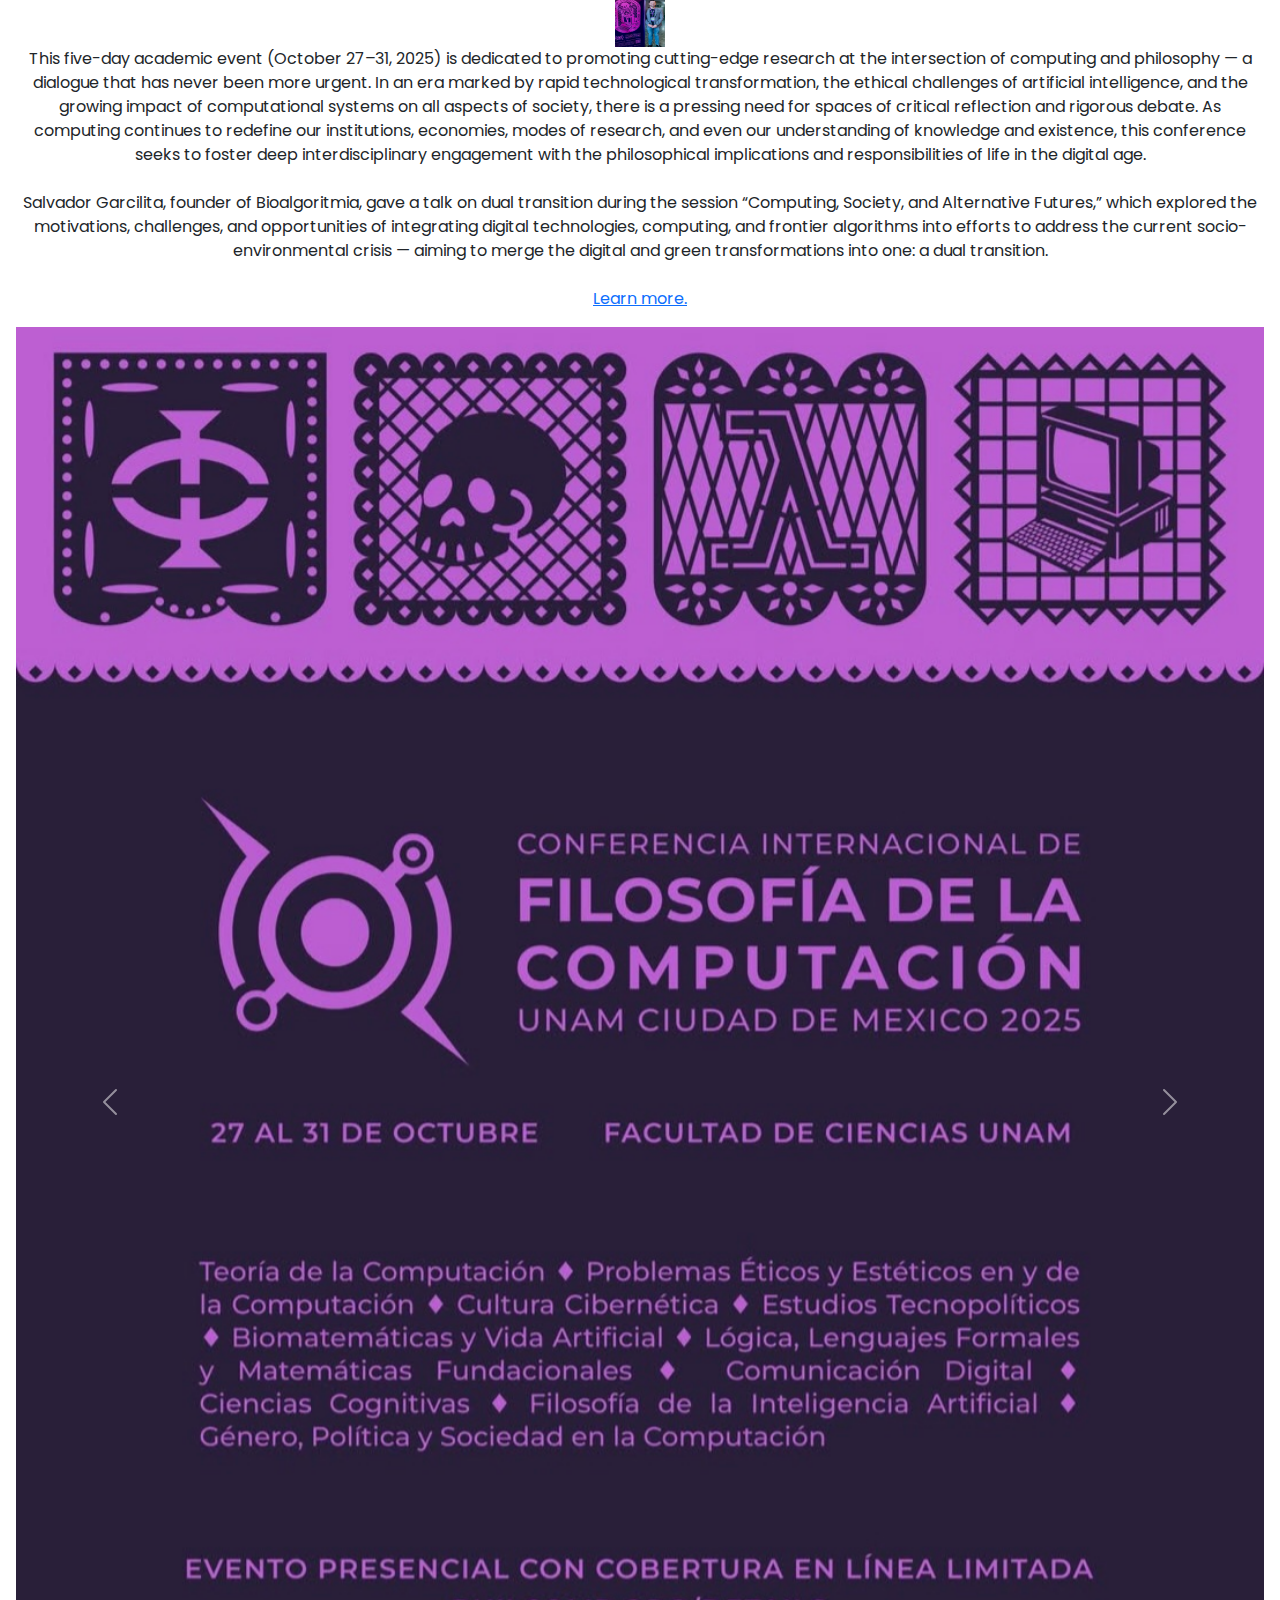
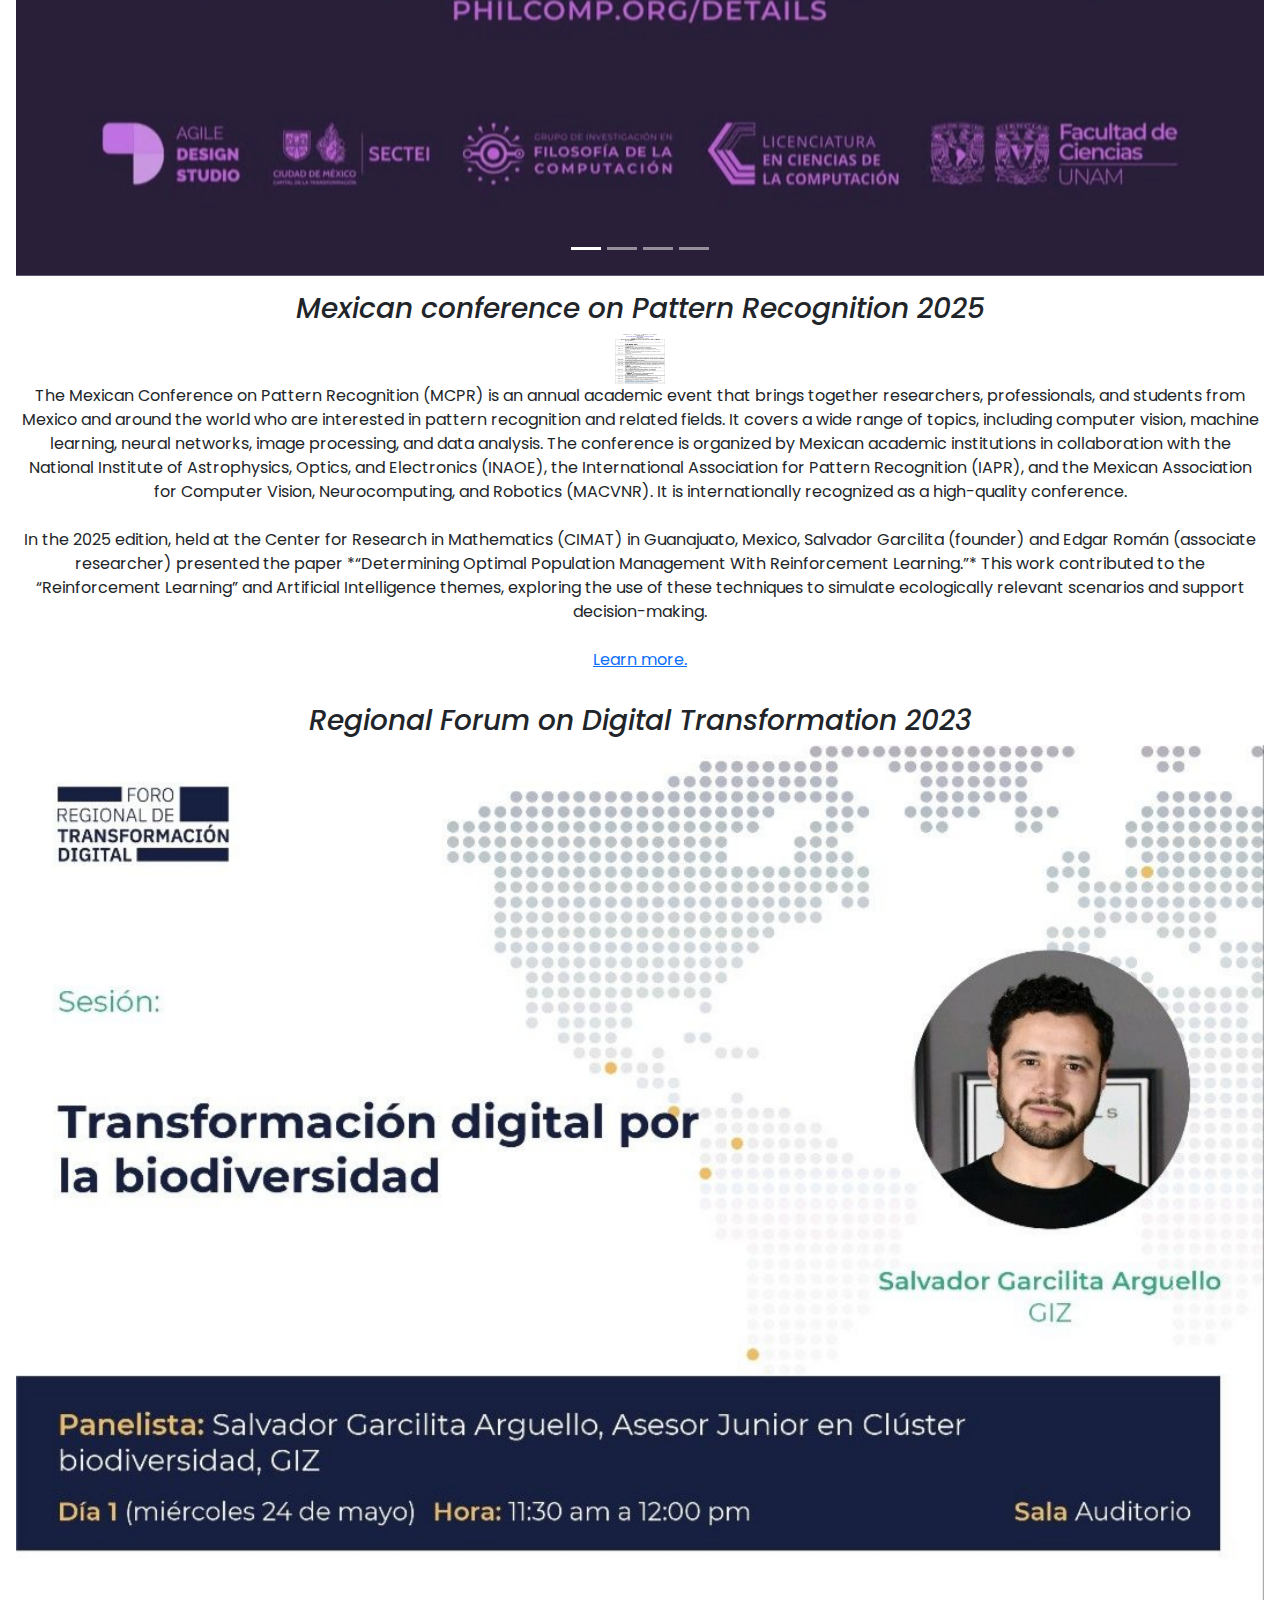
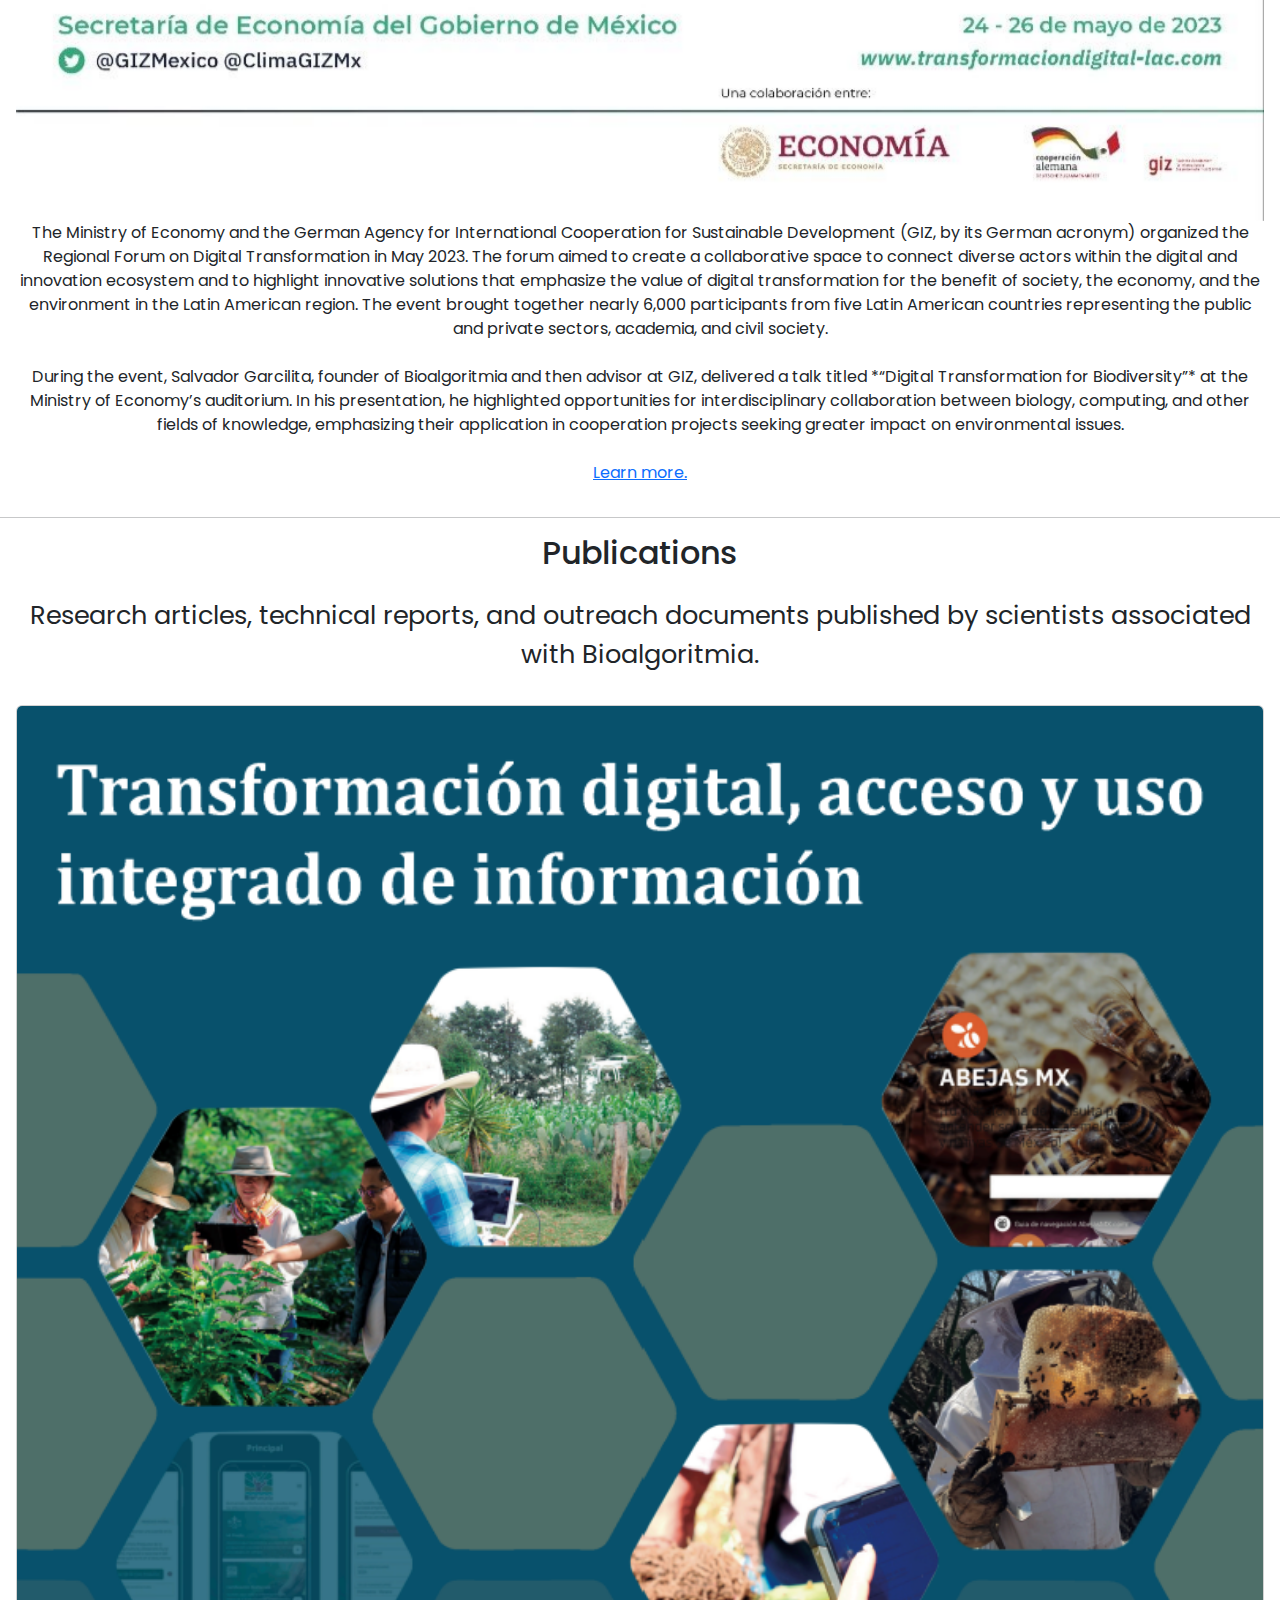
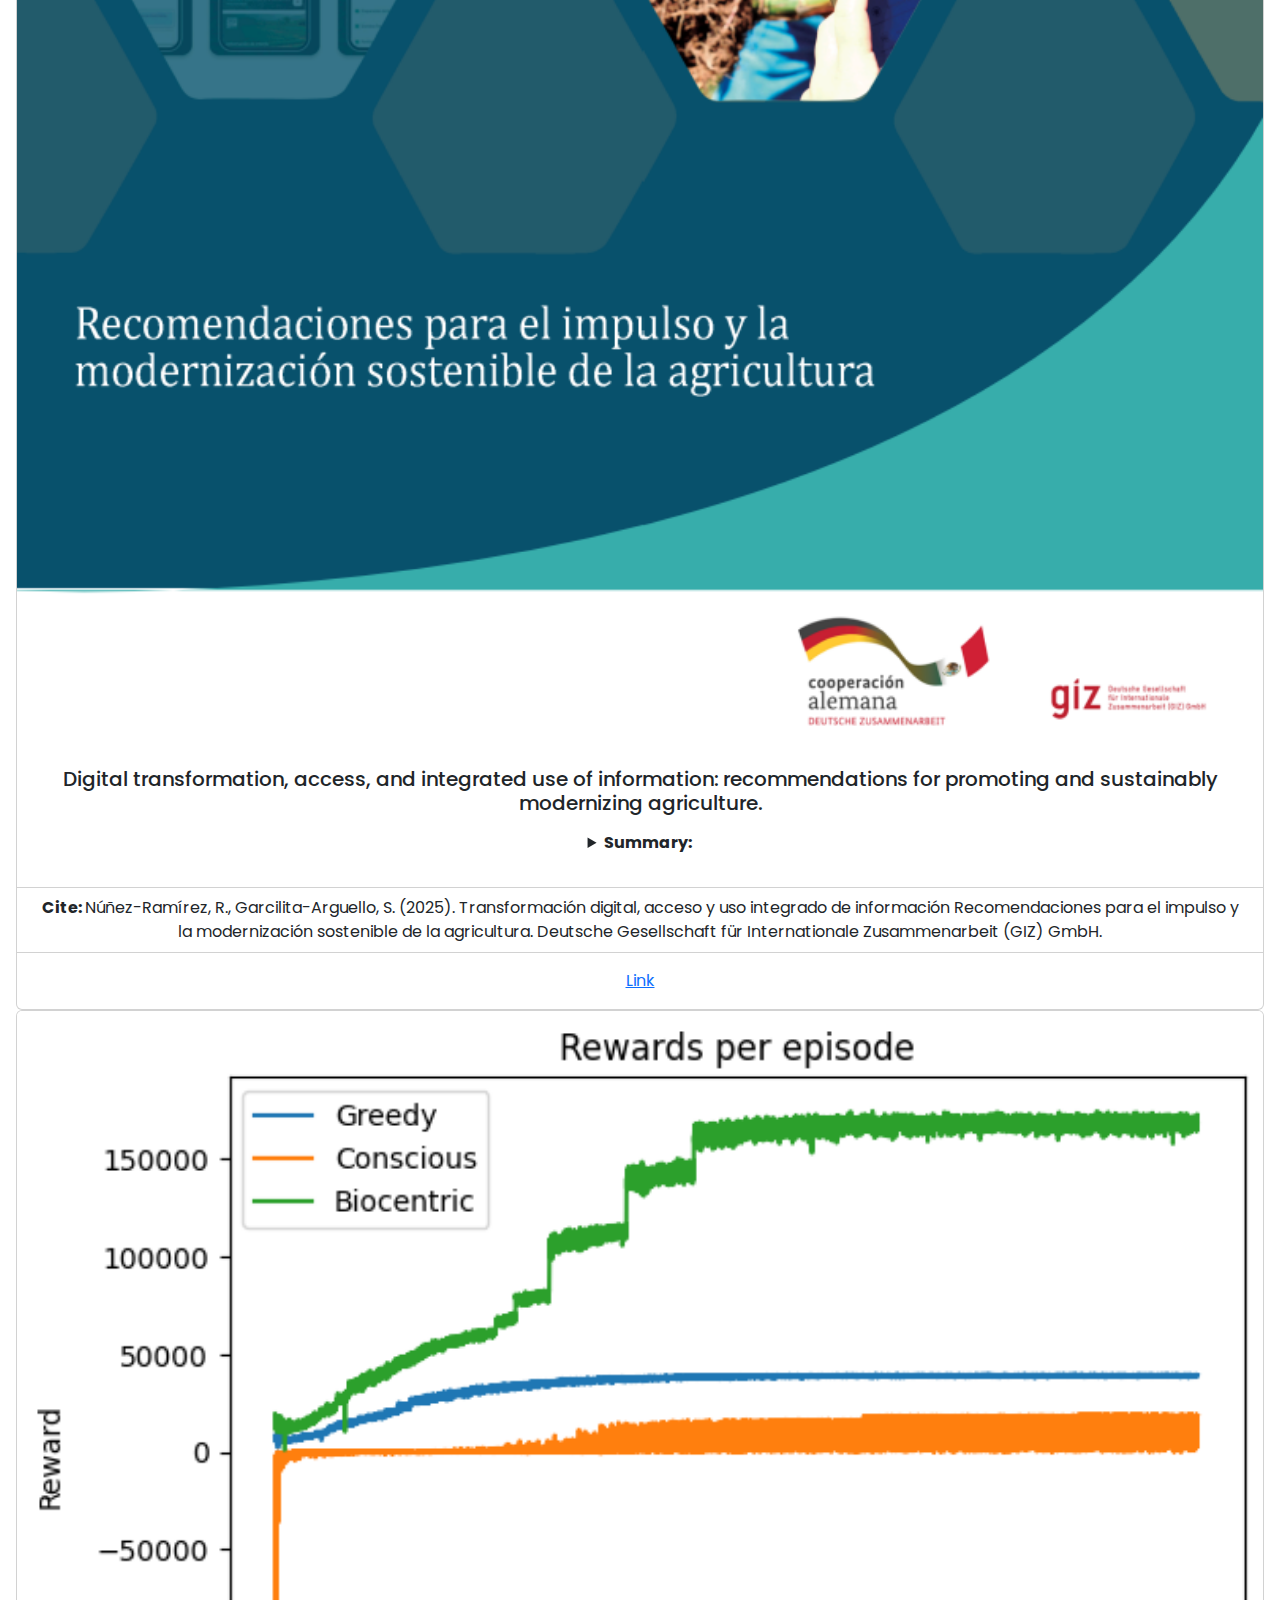
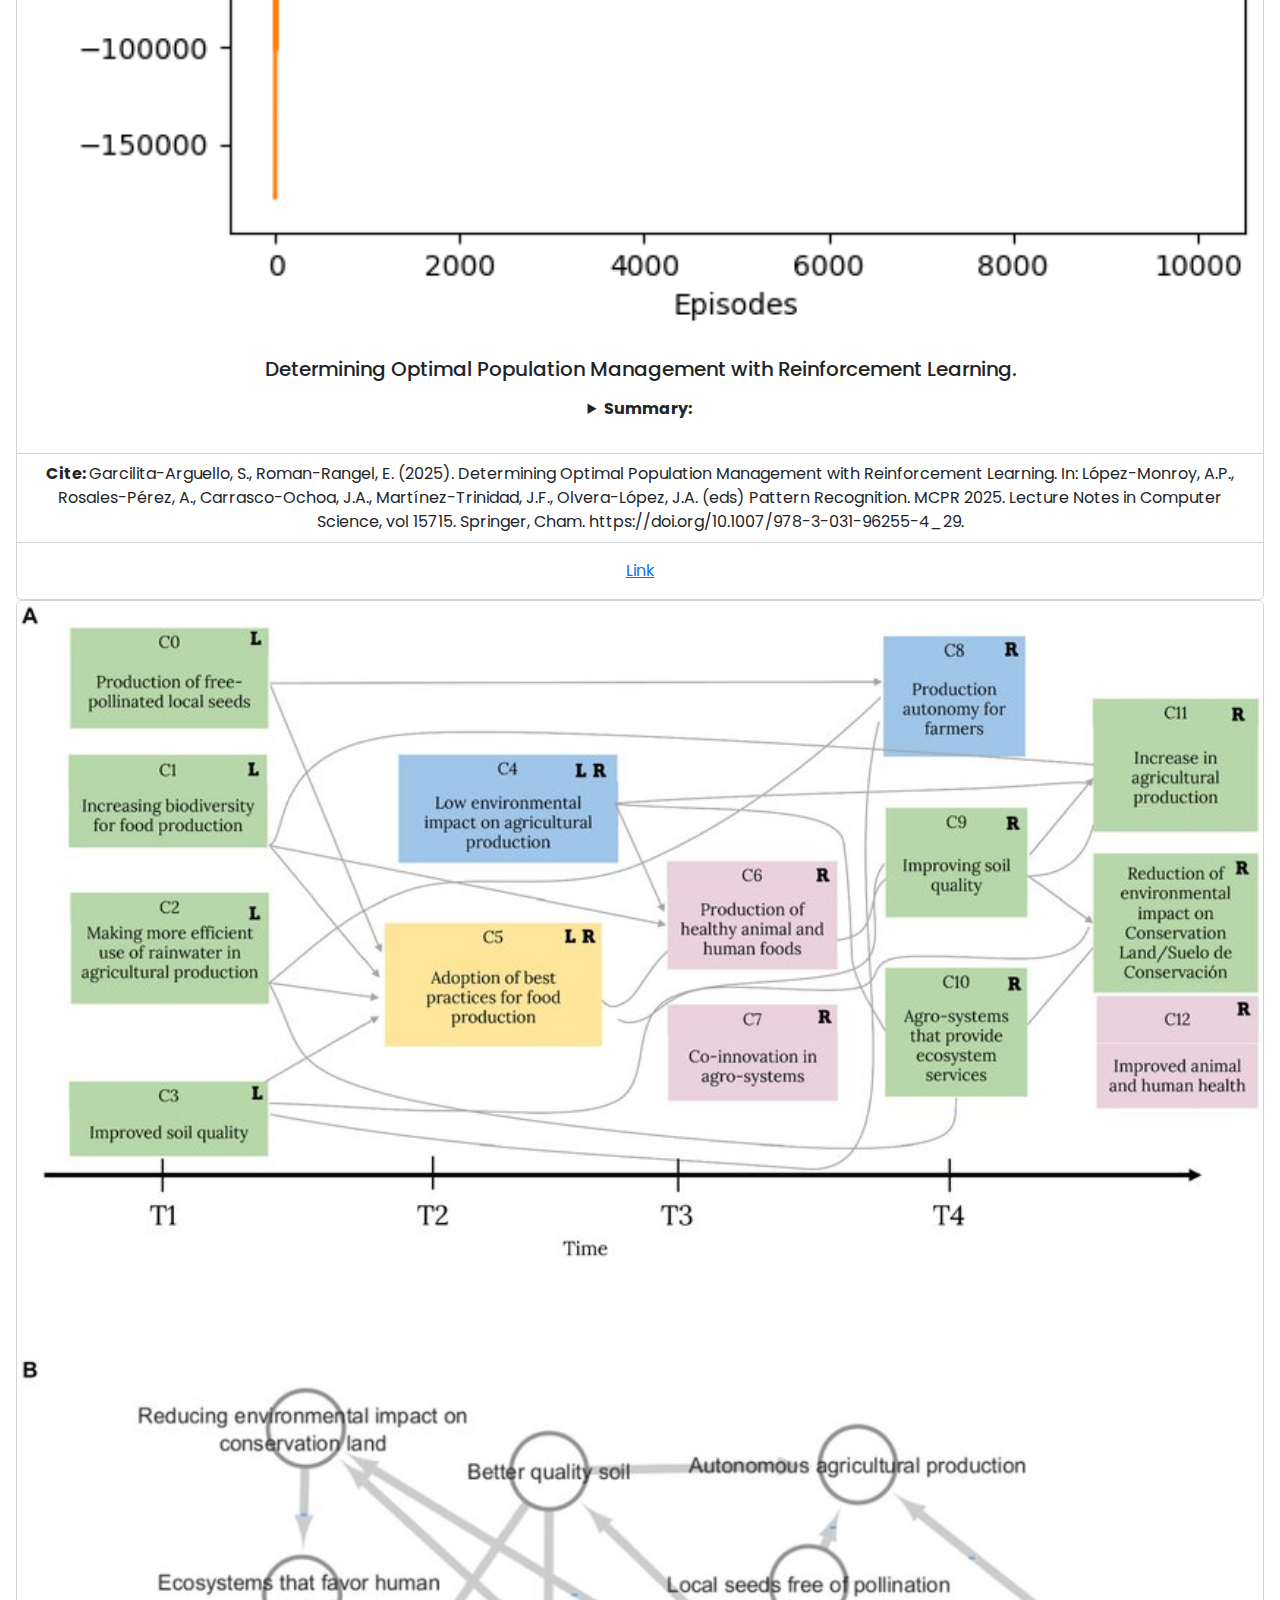
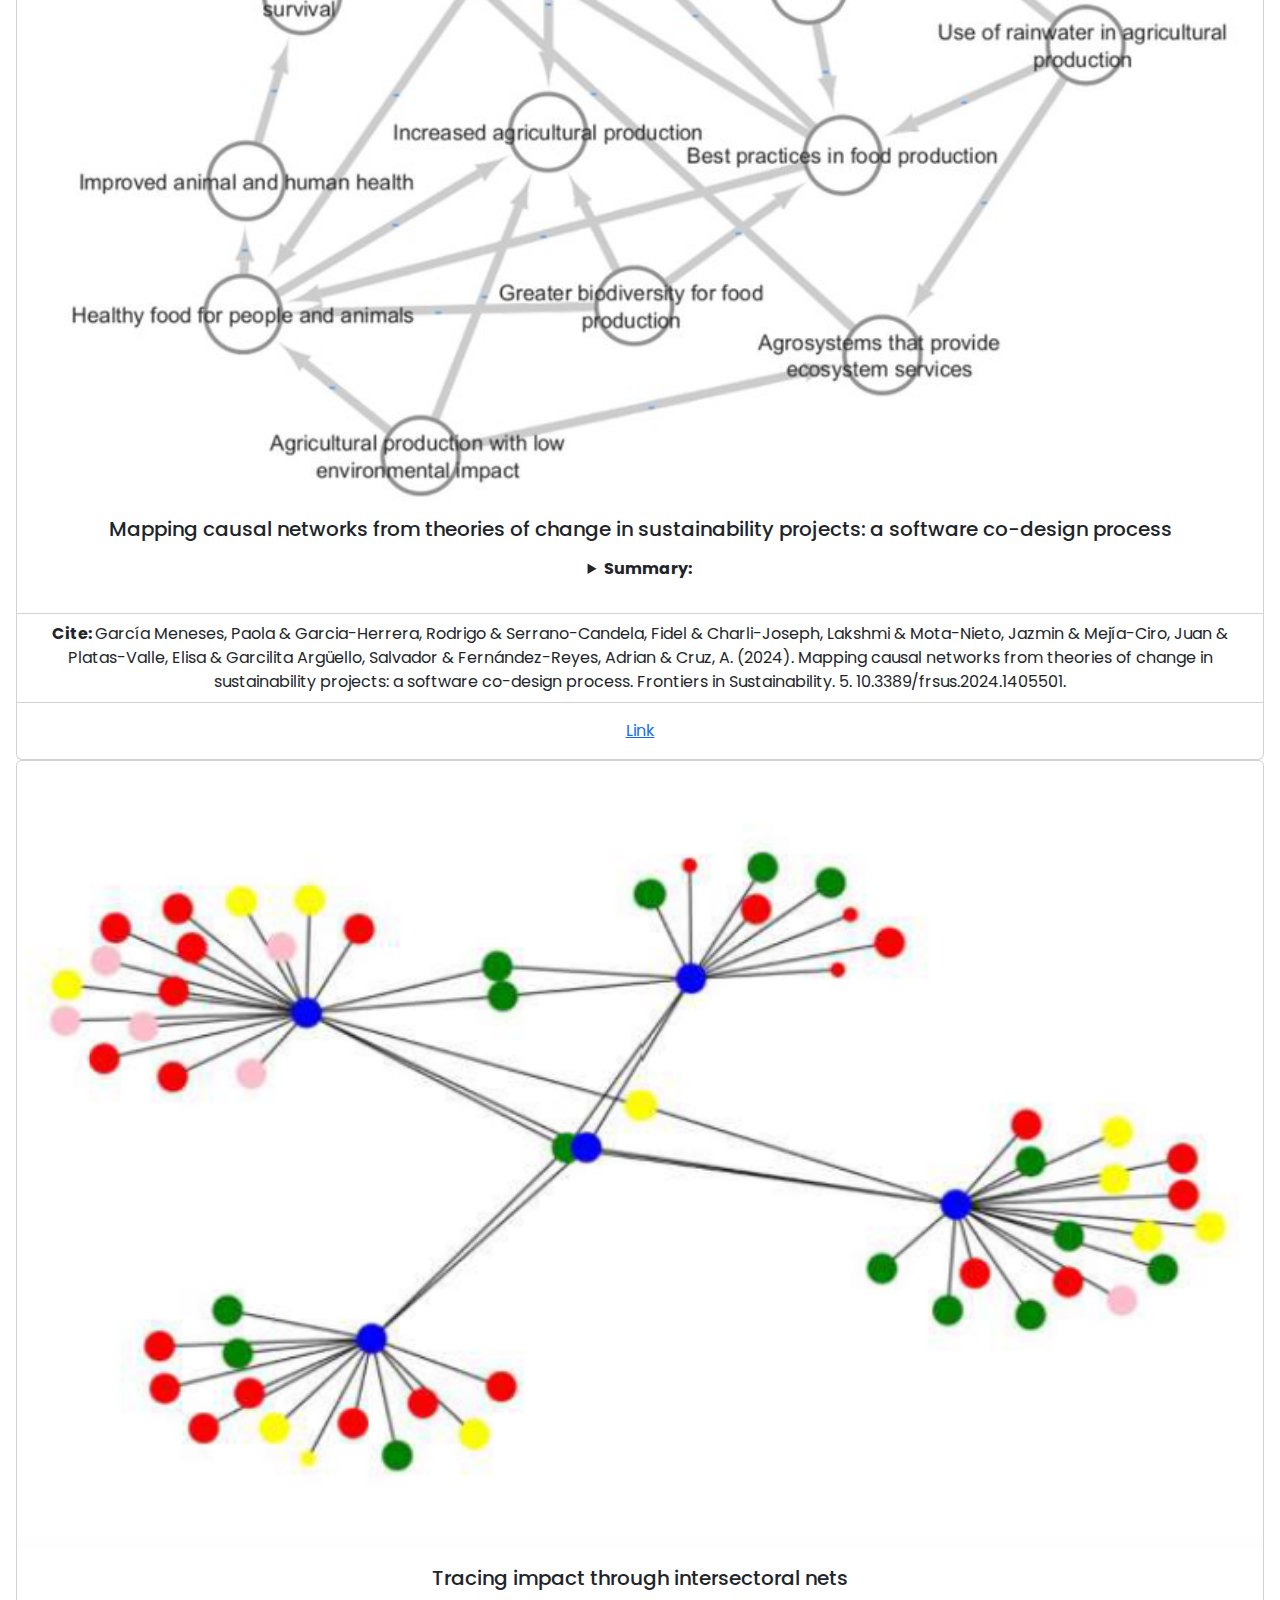
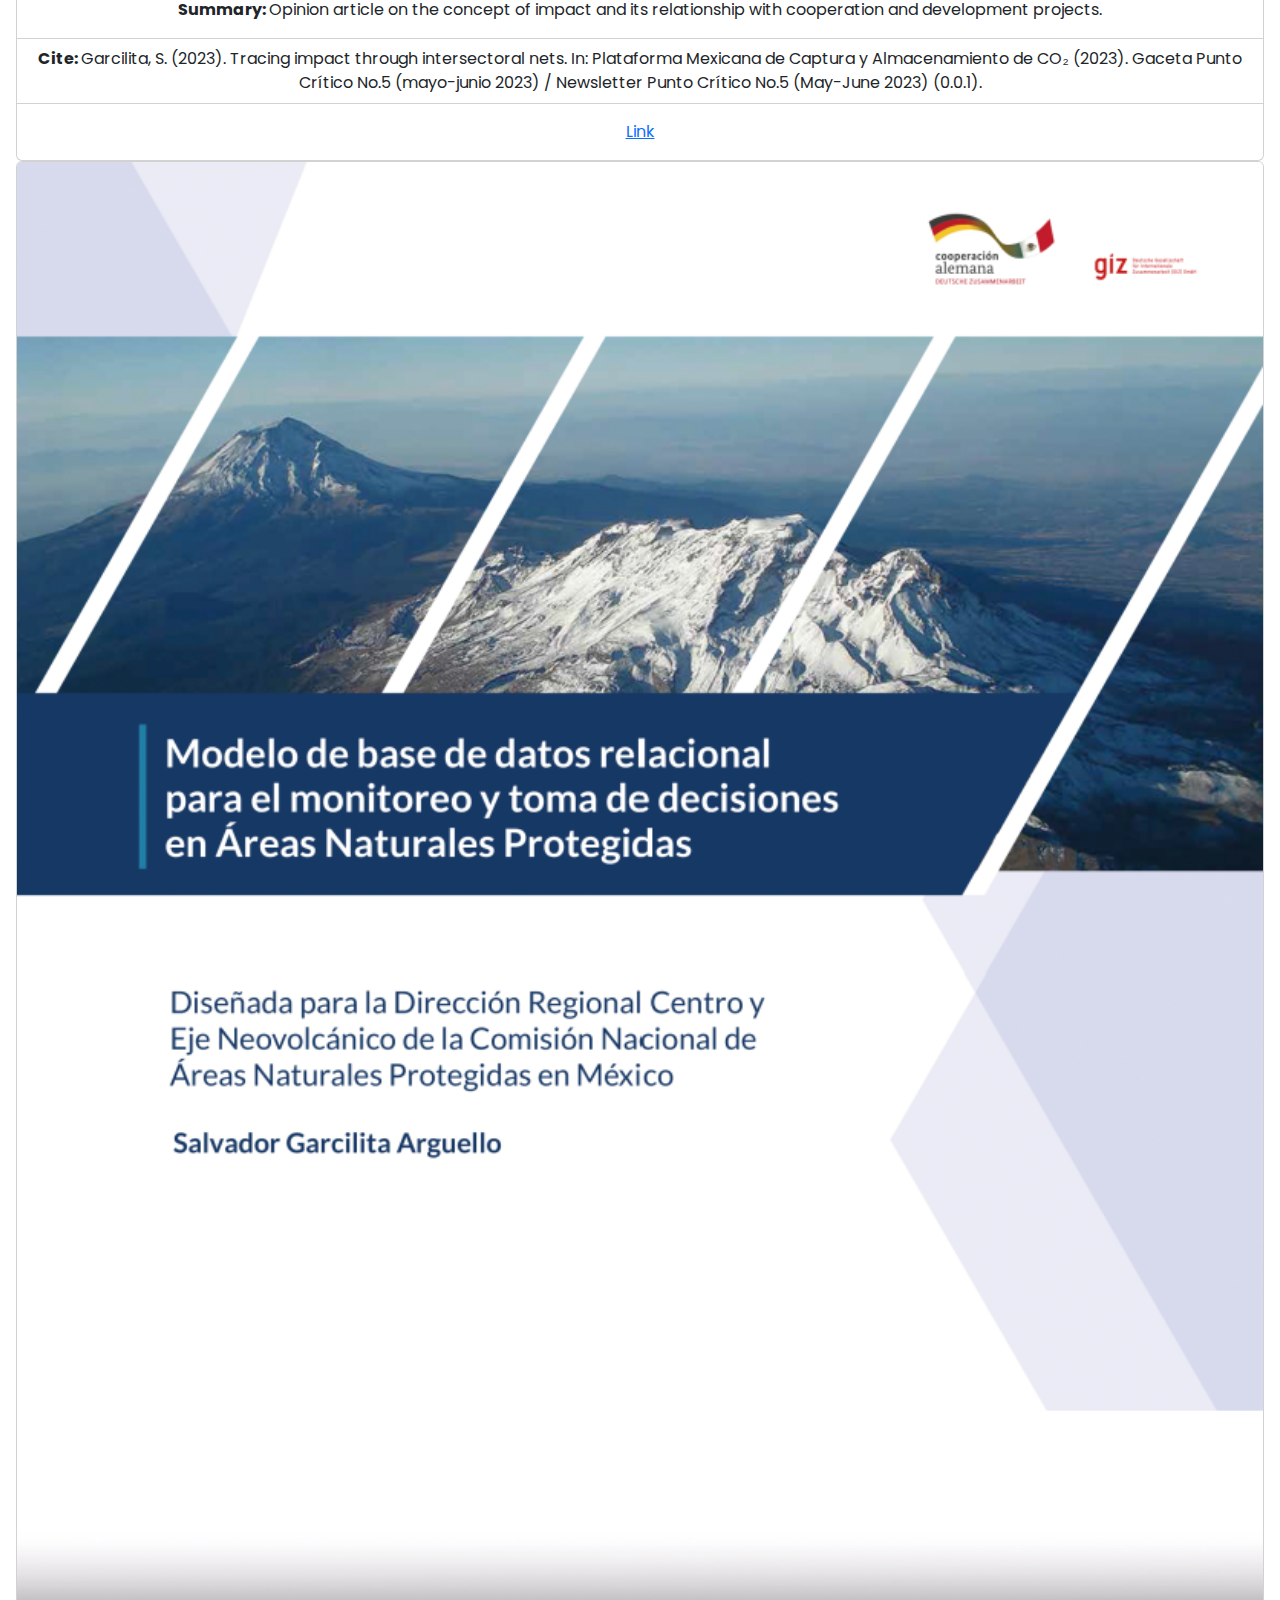
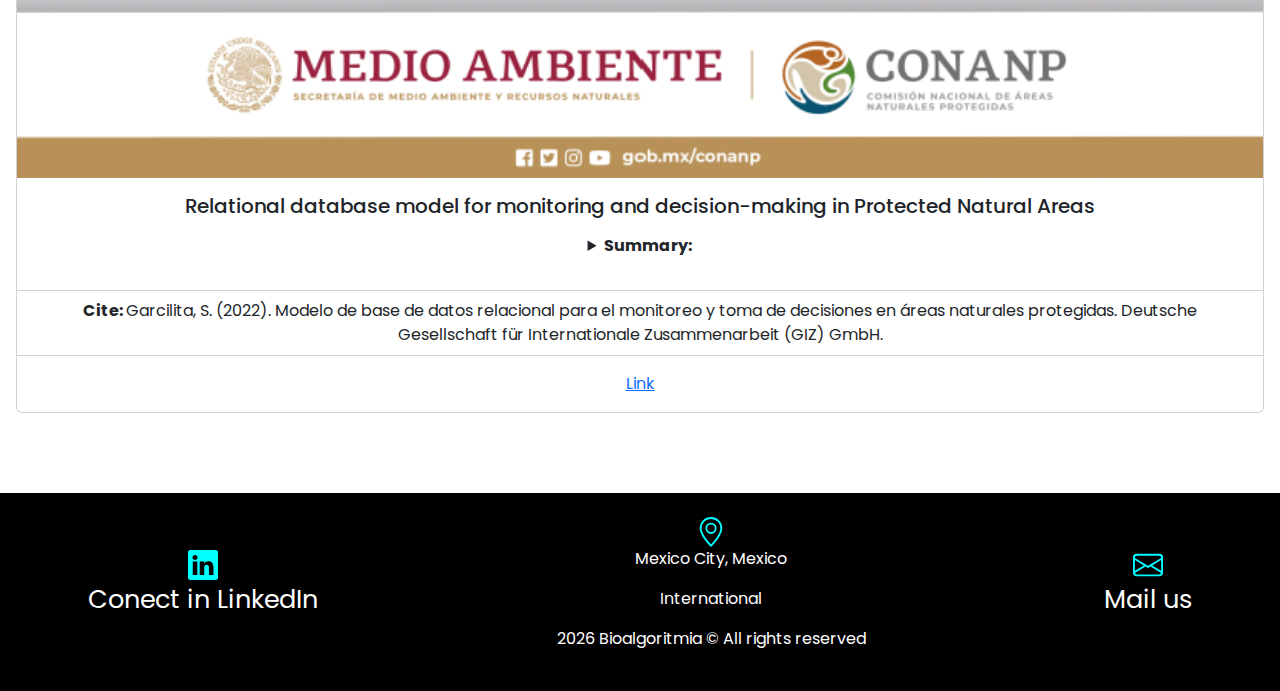
<file: english/en-portafolio.html>
<!DOCTYPE html>
<html lang="es">

<head>
    <meta charset="UTF-8">
    <meta name="viewport" content="width=device-width, initial-scale=1.0">
    <title>Bioalgoritmia</title>
    <link rel="icon" type="image/jpg" href="../assets/logo_oscuro.jpg">
    <link rel="canonical" href="https://bioalgoritmia.com/portafolio.html" />
    <link rel="alternate" hreflang="es" href="https://bioalgoritmia.com/portafolio.html" />
    <link rel="alternate" hreflang="en" href="https://bioalgoritmia.com/english/en-portafolio.html" />

    <!-- Google fonts -->
    <link rel="preconnect" href="https://fonts.googleapis.com">
    <link rel="preconnect" href="https://fonts.gstatic.com" crossorigin>
    <link
        href="https://fonts.googleapis.com/css2?family=Poppins:ital,wght@0,100;0,200;0,300;0,400;0,500;0,600;0,700;0,800;0,900;1,100;1,200;1,300;1,400;1,500;1,600;1,700;1,800;1,900&display=swap"
        rel="stylesheet">

    <!-- archivos css -->
    <link rel="stylesheet" href="../CSS/style.css">

    <!-- bootstrap -->
    <link href="https://cdn.jsdelivr.net/npm/bootstrap@5.3.3/dist/css/bootstrap.min.css" rel="stylesheet"
        integrity="sha384-QWTKZyjpPEjISv5WaRU9OFeRpok6YctnYmDr5pNlyT2bRjXh0JMhjY6hW+ALEwIH" crossorigin="anonymous">
</head>



<body>

    <!-- barra de navegacion bootstrap. Secciones: NOSOTROS, SERVICIOS, CONTACTO, ENGLISH -->

    <nav class="navbar navbar-expand-lg bg-dark" data-bs-theme="dark">
        <div class="container-fluid">
            <a class="navbar-brand" href="/">
                <img src="../assets/logo.png" alt="Logo de Bioalgoritmia" width="100" height="70">
            </a>
            <button class="navbar-toggler" type="button" data-bs-toggle="collapse" data-bs-target="#navbarNavAltMarkup"
                aria-controls="navbarNavAltMarkup" aria-expanded="false" aria-label="Toggle navigation">
                <span class="navbar-toggler-icon"></span>
            </button>
            <div class="collapse navbar-collapse" id="navbarNavAltMarkup">
                <div class="navbar-nav">
                    <a class="nav-link" href="en-nosotros.html">About us</a>
                    <a class="nav-link" href="en-servicios.html">Services</a>
                    <a class="nav-link active" aria-current="page" href="en-portafolio.html">Portfolio</a>
                    <a class="nav-link" href="en-contacto.html">Contact</a>
                </div>
                <div class="navbar-nav ms-auto">
                    <a class="nav-link" href="https://bioalgoritmia.com/">Español</a>
                </div>
            </div>
        </div>
    </nav>


    <section class="seccion">

        <h1 class="header-portafolio"> Portfolio </h1>

    </section>



    <div id="enlaces-portafolio">

        <h2><a href="#proyectos">Projects</a></h2>
        <h2><a href="#congresos">Congresses and conferences</a></h2>
        <h2><a href="#publicaciones">Publications</a></h2>

    </div>

    <br>
    <hr>

    <section class="seccion">

        <h2 id="proyectos" class="header-portafolio">Projects</h2>

        <p class="parrafo-intro">
            Impact and technological development projects planned, developed, and successfully implemented by
            Bioalgoritmia.
        </p>

        <div class="portfolio-examples">


            <div class="card tarjeta-proyectos ">
                |<img src="../assets/portfolio/conabio.jpg" class="card-img-top" alt="CONABIO's logo">
                |<div class="card-body">
                    <h5 class="titulo-tarjeta">
                        National Commission for the Knowledge and Use of Biodiversity (CONABIO) (in progress)</h5>
                    <p class="card-text">

                        The <a style="color: #07bed6" href="https://www.gob.mx/conabio/que-hacemos"
                            target="_blank">CONABIO</a> is an intersecretarial commission composed of 10 ministries of
                        the Mexican government. Its mission is to promote, coordinate, support, and carry out activities
                        aimed at understanding biological diversity, as well as its conservation and sustainable use for
                        the benefit of society. Bioalgoritmia was selected as a consultant for the design and
                        development of the software for the Monitoring, Evaluation, and Participatory Learning (MEAP)
                        system of the AgroecoBio-Mx project, which promotes the integration of biodiversity into rural
                        productive activities in Mexico, in collaboration with the Ministry of Agriculture and Rural
                        Development, CONABIO, and the <a style="color: #07bed6" href="https://www.afd.fr/en" target="_blank">French Development Agency (AFD)</a>. 
                        <br><br>      

                        The MEAP system will support the AgroecoBio-Mx team in the internal management of project progress across its indicators and results, thereby facilitating continuous and timely monitoring of activities. It will also enable the automation, through software, of the Food and Agriculture Organization of the United Nations (FAO) 
                        <a style="color: #07bed6 "style="color: #07bed6" href="https://www.fao.org/agroecology/tools-tape/es/" target="_blank"> Agroecological Performance Evaluation </a> tool, which aims to measure the multidimensional performance of agroecological systems across the different dimensions of sustainability. 

                    </p>

                        

                </div>
            </div>

            <div class="card tarjeta-proyectos">
                |<img src="../assets/portfolio/contenedores-clusters.png" class="card-img-top" alt="Map of the city with the containers marked">
                |<div class="card-body">
                    <h5 class="titulo-tarjeta">Municipal Government of Villaflores, Chiapas, Mexico</h5>
                    <p class="card-text">

                        Waste management is a complex issue that presents multiple challenges throughout its cycle. In
                        order to optimize the first stage (collection) and as part of an integrated plan, Bioalgoritmia
                        managed the geolocation of every waste container in the city and then applied unsupervised
                        machine learning algorithms based on spatial proximity criteria. Finally, optimal collection
                        routes were proposed for each group, taking into account the location of the landfill through
                        metaheuristic algorithms. As a result, each container is serviced while minimizing the distance
                        traveled by each collection truck.

                    </p>
                </div>
            </div>

        </div>

    </section>

    <hr>

    <section class="seccion">

        <h2 id="congresos" class="header-portafolio">Conferences and presentations</h2>

        <p class="parrafo-intro">
            Participation in high-level congresses, academic conferences, and outreach events.
        </p>

        <div class="section-blue-background">

            <h3> <em>International Conference on Philosophy of Computing 2025</em> </h3>


            <div class="poster-paragraph">

                <img loading="lazy" src="../assets/portfolio/conferencia-filos-salvaPoster.jpg" alt="Salvador at the congress" , width="50vw"
                    height="50vh">

                <p>This five-day academic event (October 27–31, 2025) is dedicated to promoting cutting-edge research at
                    the intersection of computing and philosophy — a dialogue that has never been more urgent. In an era
                    marked by rapid technological transformation, the ethical challenges of artificial intelligence, and
                    the growing impact of computational systems on all aspects of society, there is a pressing need for
                    spaces of critical reflection and rigorous debate. As computing continues to redefine our
                    institutions, economies, modes of research, and even our understanding of knowledge and existence,
                    this conference seeks to foster deep interdisciplinary engagement with the philosophical
                    implications and responsibilities of life in the digital age. <br><br> Salvador Garcilita, founder
                    of Bioalgoritmia, gave a talk on dual transition during the session “Computing, Society, and
                    Alternative Futures,” which explored the motivations, challenges, and opportunities of integrating
                    digital technologies, computing, and frontier algorithms into efforts to address the current
                    socio-environmental crisis — aiming to merge the digital and green transformations into one: a dual
                    transition. <br><br> <a href="https://philcomp.org/details/" target="_blank">Learn more.</a> </p>

            </div>





            <div id="carouselConferenceFilos" class="carousel slide">
                <div class="carousel-indicators">
                    <button type="button" data-bs-target="#carouselConferenceFilos" data-bs-slide-to="0" class="active"
                        aria-current="true" aria-label="Slide 1"></button>
                    <button type="button" data-bs-target="#carouselConferenceFilos" data-bs-slide-to="1"
                        aria-label="Slide 2"></button>
                    <button type="button" data-bs-target="#carouselConferenceFilos" data-bs-slide-to="2"
                        aria-label="Slide 3"></button>
                    <button type="button" data-bs-target="#carouselConferenceFilos" data-bs-slide-to="3"
                        aria-label="Slide 4"></button>

                </div>
                <div class="carousel-inner">
                    <div class="carousel-item active">
                        <img src="../assets/portfolio/conferencia-filos-poster.jpg" class="d-block w-100" alt="Poster of the congress">
                    </div>
                    <div class="carousel-item">
                        <img src="../assets/portfolio/conferencia-filos-abstract.png" class="d-block w-100" alt="Summary of the talk">
                    </div>
                    <div class="carousel-item">
                        <img src="../assets/portfolio/conferencia-filos-programa.png" class="d-block w-100" alt="Agenda of the talks">
                    </div>
                    <div class="carousel-item">
                        <img src="../assets/portfolio/conferencia-filos-author.png" class="d-block w-100" alt="Biography of Salvador">
                    </div>


                </div>
                <button class="carousel-control-prev" type="button" data-bs-target="#carouselConferenceFilos"
                    data-bs-slide="prev">
                    <span class="carousel-control-prev-icon" aria-hidden="true"></span>
                    <span class="visually-hidden">Previous</span>
                </button>
                <button class="carousel-control-next" type="button" data-bs-target="#carouselConferenceFilos"
                    data-bs-slide="next">
                    <span class="carousel-control-next-icon" aria-hidden="true"></span>
                    <span class="visually-hidden">Next</span>
                </button>
            </div>


        </div>



        <div class="section-green-background">

            <h3> <em>Mexican conference on Pattern Recognition 2025</em></h3>

            <div class="poster-paragraph">

                <img loading="lazy" src="../assets/portfolio/conferencia-mcpr-program.jpg" alt="Agenda of the conference" , width="50vw"
                    height="50vh">

                <p> The Mexican Conference on Pattern Recognition (MCPR) is an annual academic event that brings
                    together researchers, professionals, and students from Mexico and around the world who are
                    interested in pattern recognition and related fields. It covers a wide range of topics, including
                    computer vision, machine learning, neural networks, image processing, and data analysis. The
                    conference is organized by Mexican academic institutions in collaboration with the National
                    Institute of Astrophysics, Optics, and Electronics (INAOE), the International Association for
                    Pattern Recognition (IAPR), and the Mexican Association for Computer Vision, Neurocomputing, and
                    Robotics (MACVNR). It is internationally recognized as a high-quality conference.

                    <br><br> In the 2025 edition, held at the Center for Research in Mathematics (CIMAT) in Guanajuato,
                    Mexico, Salvador Garcilita (founder) and Edgar Román (associate researcher) presented the paper
                    *“Determining Optimal Population Management With Reinforcement Learning.”* This work contributed to
                    the “Reinforcement Learning” and Artificial Intelligence themes, exploring the use of these
                    techniques to simulate ecologically relevant scenarios and support decision-making.

                    <br><br>
                    <a href="https://mcpr2025.eventos.cimat.mx/home_mcpr2025" target="_blank">Learn more.</a>
                </p>

            </div>
        </div>


        <!-- foro regional transformacion por biodiversidad -->

        <div class="section-blue-background">

            <h3><em>Regional Forum on Digital Transformation 2023 </em></h3>

            <div class="poster-paragraph">

                <div id="carouselForoRegional" class="carousel slide">
                    <div class="carousel-indicators">
                        <button type="button" data-bs-target="#carouselForoRegional" data-bs-slide-to="0" class="active"
                            aria-current="true" aria-label="Slide 1"></button>
                        <button type="button" data-bs-target="#carouselForoRegional" data-bs-slide-to="1"
                            aria-label="Slide 2"></button>

                    </div>
                    <div class="carousel-inner">
                        <div class="carousel-item active">
                            <img src="../assets/portfolio/foro-regional-TD-panelista.jpg" class="d-block w-100" alt="Flyer of the talk with Salvador">
                        </div>
                        <div class="carousel-item">
                            <img src="../assets/portfolio/foro-regional-TD-flyer.jpg" class="d-block w-100" alt="Flyer of the talk">
                        </div>

                    </div>
                    <button class="carousel-control-prev" type="button" data-bs-target="#carouselForoRegional"
                        data-bs-slide="prev">
                        <span class="carousel-control-prev-icon" aria-hidden="true"></span>
                        <span class="visually-hidden">Previous</span>
                    </button>
                    <button class="carousel-control-next" type="button" data-bs-target="#carouselForoRegional"
                        data-bs-slide="next">
                        <span class="carousel-control-next-icon" aria-hidden="true"></span>
                        <span class="visually-hidden">Next</span>
                    </button>
                </div>


                <p> The Ministry of Economy and the German Agency for International Cooperation for Sustainable
                    Development (GIZ, by its German acronym) organized the Regional Forum on Digital Transformation in
                    May 2023. The forum aimed to create a collaborative space to connect diverse actors within the
                    digital and innovation ecosystem and to highlight innovative solutions that emphasize the value of
                    digital transformation for the benefit of society, the economy, and the environment in the Latin
                    American region. The event brought together nearly 6,000 participants from five Latin American
                    countries representing the public and private sectors, academia, and civil society. <br><br> During
                    the event, Salvador Garcilita, founder of Bioalgoritmia and then advisor at GIZ, delivered a talk
                    titled *“Digital Transformation for Biodiversity”* at the Ministry of Economy’s auditorium. In his
                    presentation, he highlighted opportunities for interdisciplinary collaboration between biology,
                    computing, and other fields of knowledge, emphasizing their application in cooperation projects
                    seeking greater impact on environmental issues. <br><br> <a
                        href="https://www.gob.mx/se/prensa/la-secretaria-de-economia-y-giz-realizan-con-exito-foro-regional-de-transformacion-digital?idiom=es-MX"
                        target="_blank">Learn more.</a> </p>

            </div>

            <!-- <video controls id="video-foro-regional" src="../assets/videos/transf-dig-bio.mp4"></video> -->

        </div>

    </section>

    <hr>

    <section class="seccion">

        <h2 id="publicaciones" class="header-portafolio">Publications</h2>

        <p class="parrafo-intro">
            Research articles, technical reports, and outreach documents published by scientists associated with
            Bioalgoritmia.
        </p>


        <div class="portfolio-examples">

            <div class="card tarjeta-proyectos">
                <img loading="lazy" src="../assets/portfolio/TD-agricultura-recos.png" class="card-img-top" alt="Front page of the work">
                <div class="card-body">
                    <h5 class="titulo-tarjeta">
                        Digital transformation, access, and integrated use of information:
                        recommendations for promoting and sustainably modernizing agriculture.
                    </h5>
                    <p class="card-text">

                    <details>
                        <summary> <strong> Summary: </strong> </summary>
                        <p>

                            The document analyzes digital transformation in Mexico’s agricultural sector, emphasizing
                            its relevance for improving sustainability, climate resilience, and institutional efficiency
                            in rural areas. Divided into two sections, the first addresses key concepts of
                            digitalization, digital divides, regional strategies, and available digital tools, while the
                            second explores specific technologies such as artificial intelligence, the Internet of
                            Things, blockchain, cloud computing, and software development applied to agriculture. It
                            also presents recommendations for implementing digital solutions that facilitate access to
                            information, promote social inclusion, and strengthen the integration of information systems
                            in agricultural production and marketing.


                        </p>
                    </details>
                    </p>

                </div>
                <ul class="list-group list-group-flush">
                    <li class="list-group-item"><strong>Cite: </strong>Núñez-Ramírez, R., Garcilita-Arguello, S. (2025).
                        Transformación digital, acceso y uso integrado de información Recomendaciones para el impulso y
                        la modernización sostenible de la agricultura. Deutsche Gesellschaft für Internationale
                        Zusammenarbeit (GIZ) GmbH. </li>

                </ul>
                <div class="card-body">
                    <a href="https://www.bivica.org/file/view/id/7271" target="_blank" class="card-link">Link</a>

                </div>
            </div>


            <div class="card tarjeta-proyectos">
                <img loading="lazy" src="../assets/portfolio/determining-optimal-pop.png" class="card-img-top" alt="Graphic of the results">
                <div class="card-body">
                    <h5 class="card-title">Determining Optimal Population Management with Reinforcement Learning.</h5>

                    <p class="card-text">

                    <details>
                        <summary> <strong>Summary:</strong> </summary>
                        <p>
                            Reinforcement learning is a promising artificial
                            maximizes a particular reward by mapping states to actions in a non-deterministic
                            environment,
                            intelligence area which relies on computational simulations where an agent finds a policy
                            that
                            applications in optimization problems. Here, we apply Q-learning, a popular model-free
                            with learning algorithm to a representative ecological problem: the sustainable harvest of a
                            reinforcement which follows a logistic growth rate by modeling it as a valid python
                            gymnasium environment, population contributing to the generation of new environments which
                            represent real-world situations and may lead to decision making. We implemented three
                            different scenarios in which the agents determined an optimal policy guided by different
                            reward signals: a greedy agent, which harvests as much as possible; a conscious agent, which
                            seeks to harvest as much as possible while maintaining high population numbers; and a
                            biocentric agent, which harvests only what is needed to avoid the population to exceed the
                            carrying capacity of the environment. By initializing the population size to 100, with a
                            growth rate of 1 and a carrying capacity of 200, the biocentric agent had the largest
                            accumulated harvest, suggesting that a sustainable strategy is more profitable in the long
                            term. Reinforcement learning is a very promising approach for decision making in many
                            ecological real-world situations, where population management is a very straightforward
                            application.

                        </p>
                    </details>

                    </p>
                </div>
                <ul class="list-group list-group-flush">
                    <li class="list-group-item"><strong>Cite: </strong>Garcilita-Arguello, S., Roman-Rangel, E. (2025).
                        Determining Optimal Population Management with Reinforcement Learning. In: López-Monroy, A.P.,
                        Rosales-Pérez, A., Carrasco-Ochoa, J.A., Martínez-Trinidad, J.F., Olvera-López, J.A. (eds)
                        Pattern
                        Recognition. MCPR 2025. Lecture Notes in Computer Science, vol 15715. Springer, Cham.
                        https://doi.org/10.1007/978-3-031-96255-4_29. </li>

                </ul>
                <div class="card-body">
                    <a href="https://link.springer.com/chapter/10.1007/978-3-031-96255-4_29#citeas" target="_blank"
                        class="card-link">Link</a>

                </div>
            </div>



            <div class="card tarjeta-proyectos">
                <img loading="lazy" src="../assets/portfolio/mapping-causal-networks.png" class="card-img-top" alt="Graphic of the results">
                <div class="card-body">
                    <h5 class="card-title">Mapping causal networks from theories of change in sustainability projects: a
                        software co-design process</h5>
                    <p class="card-text">

                    <details>
                        <summary><strong>Summary:</strong></summary>
                        <p>
                            Envisioning trajectories towards sustainability
                            encompasses enacting significant changes in multiple spheres (i.e., infrastructure, policy,
                            practices, behaviors). These changes unfold within the intricate landscapes of wicked
                            problems,
                            where diverse perspectives and potential solutions intersect and often clash. Advancing more
                            equitable and sustainable trajectories demands recognition of and collaboration with diverse
                            voices to uncover meaningful synergies among groups striving to catalyze substantial change.
                            Projects of this nature necessitate the exploration of varied tools and methodologies to
                            elicit,
                            convey, and integrate ideas effectively. Creating spaces for reflexivity is essential for
                            catalyzing more meaningful impact as individuals engage in discussions aimed at sharing and
                            questioning the coherence of their projects while forging synergies, identifying common
                            objectives, and planning long-term outcomes. We present the initial phase of an endeavor in
                            which we developed a software that elicits causal networks based on mapping relations
                            between
                            projects’ actions and outcomes. To illustrate our approach, we describe the results of using
                            this software within collaborative workshops with groups spearheading projects initiated by
                            a
                            government entity in Mexico City. By adapting elements of the Theory of Change model, this
                            software transcends the dominant linear project logic by guiding participants in designing
                            causation networks that unveil how different projects can articulate to identify potential
                            common elements and find new possibilities for coordination among initiatives. We discuss
                            the
                            potential of such software application as a dynamic tool to guide and promote reflection and
                            coherence when crafting projects that aim to more meaningfully address sustainability
                            problems.
                        </p>
                    </details>

                    </p>
                </div>
                <ul class="list-group list-group-flush">
                    <li class="list-group-item"><strong>Cite: </strong>García Meneses, Paola & Garcia-Herrera, Rodrigo &
                        Serrano-Candela, Fidel & Charli-Joseph, Lakshmi & Mota-Nieto, Jazmin & Mejía-Ciro, Juan &
                        Platas-Valle, Elisa & Garcilita Argüello, Salvador & Fernández-Reyes, Adrian & Cruz, A. (2024).
                        Mapping causal networks from theories of change in sustainability projects: a software co-design
                        process. Frontiers in Sustainability. 5. 10.3389/frsus.2024.1405501. </li>

                </ul>
                <div class="card-body">
                    <a href="https://www.frontiersin.org/journals/sustainability/articles/10.3389/frsus.2024.1405501/full"
                        target="_blank" class="card-link">Link</a>

                </div>
            </div>


            <div class="card tarjeta-proyectos">
                <img loading="lazy" src="../assets/portfolio/tracing-impact-trough.png" class="card-img-top" alt="Graphic of the results">
                <div class="card-body">
                    <h5 class="card-title">Tracing impact through intersectoral nets</h5>
                    <p class="card-text"><Strong>Summary: </Strong>
                        Opinion article on the concept of impact and its relationship with cooperation and development
                        projects.
                    </p>
                </div>
                <ul class="list-group list-group-flush">
                    <li class="list-group-item"><strong>Cite: </strong>Garcilita, S. (2023). Tracing impact through
                        intersectoral nets. In: Plataforma Mexicana de Captura y Almacenamiento de CO₂ (2023). Gaceta
                        Punto Crítico No.5 (mayo-junio 2023) / Newsletter Punto Crítico No.5 (May-June 2023) (0.0.1).
                    </li>

                </ul>
                <div class="card-body">
                    <a href="https://zenodo.org/records/7865531" target="_blank" class="card-link">Link</a>

                </div>
            </div>



            <div class="card tarjeta-proyectos">
                <img src="../assets/portfolio/modelo-base-datos-anps.png" class="card-img-top" alt="Front page of the work">
                <div class="card-body">
                    <h5 class="card-title">
                        Relational database model for monitoring and decision-making in Protected Natural Areas
                    </h5>
                    <p class="card-text">

                    <details>
                        <summary><strong>Summary:</strong></summary>
                        <p>
                            This document (and its attached files) represents an effort to create a database for the
                            Central and Neovolcanic Axis Regional Directorate (DRCEN) of the National Commission of
                            Natural Protected Areas (CONANP) in Mexico. The result is a proposal for a maintainable
                            relational database designed to support effective, data- and evidence-based decision-making,
                            as well as the generation of outputs such as reports, dashboards, and visualizations. It was
                            developed by Salvador Garcilita (founder of Bioalgoritmia) during his tenure as an advisor
                            for the German Development Cooperation (GIZ).
                        </p>
                    </details>

                    </p>
                </div>
                <ul class="list-group list-group-flush">
                    <li class="list-group-item"><strong>Cite: </strong>Garcilita, S. (2022). Modelo de base de datos
                        relacional para el monitoreo y toma de decisiones en áreas naturales protegidas. Deutsche
                        Gesellschaft für Internationale Zusammenarbeit (GIZ) GmbH. </li>

                </ul>
                <div class="card-body">
                    <a href="https://www.bivica.org/file/view/id/6383" target="_blank" class="card-link">Link</a>

                </div>
            </div>

        </div>

    </section>

    <!-- Footer  -->
    <footer>

        <div class="footer-element">
            <a href="https://www.linkedin.com/company/bioalgoritmia/" target="_blank" style="text-decoration: none; color: inherit">
                <svg xmlns="http://www.w3.org/2000/svg" width="30" height="30" fill="#00ffff" class="bi bi-linkedin" viewBox="0 0 16 16">
                    <path d="M0 1.146C0 .513.526 0 1.175 0h13.65C15.474 0 16 .513 16 1.146v13.708c0 .633-.526 1.146-1.175 1.146H1.175C.526 16 0 15.487 0 14.854zm4.943 12.248V6.169H2.542v7.225zm-1.2-8.212c.837 0 1.358-.554 1.358-1.248-.015-.709-.52-1.248-1.342-1.248S2.4 3.226 2.4 3.934c0 .694.521 1.248 1.327 1.248zm4.908 8.212V9.359c0-.216.016-.432.08-.586.173-.431.568-.878 1.232-.878.869 0 1.216.662 1.216 1.634v3.865h2.401V9.25c0-2.22-1.184-3.252-2.764-3.252-1.274 0-1.845.7-2.165 1.193v.025h-.016l.016-.025V6.169h-2.4c.03.678 0 7.225 0 7.225z"/>
                </svg>
            <p class="parrafo-intro">Conect in LinkedIn</p>
            </a>
        </div>
        

        <div class="footer-element">
            <svg xmlns="http://www.w3.org/2000/svg" width="30" height="30" fill="#00ffff" class="bi bi-geo-alt" viewBox="0 0 16 16">
                <path d="M12.166 8.94c-.524 1.062-1.234 2.12-1.96 3.07A32 32 0 0 1 8 14.58a32 32 0 0 1-2.206-2.57c-.726-.95-1.436-2.008-1.96-3.07C3.304 7.867 3 6.862 3 6a5 5 0 0 1 10 0c0 .862-.305 1.867-.834 2.94M8 16s6-5.686 6-10A6 6 0 0 0 2 6c0 4.314 6 10 6 10"/>
                <path d="M8 8a2 2 0 1 1 0-4 2 2 0 0 1 0 4m0 1a3 3 0 1 0 0-6 3 3 0 0 0 0 6"/>
              </svg>
            <p>Mexico City, Mexico</p>
            <p>International</p>
            <p>2026 Bioalgoritmia &#169; All rights reserved </p> 

        </div>

        <div class="footer-element">
            <a href="mailto:hola@bioalgoritmia.com" style="text-decoration: none; color: inherit">
                <svg xmlns="http://www.w3.org/2000/svg" width="30" height="30" fill="#00ffff" class="bi bi-envelope" viewBox="0 0 16 16">
                    <path d="M0 4a2 2 0 0 1 2-2h12a2 2 0 0 1 2 2v8a2 2 0 0 1-2 2H2a2 2 0 0 1-2-2zm2-1a1 1 0 0 0-1 1v.217l7 4.2 7-4.2V4a1 1 0 0 0-1-1zm13 2.383-4.708 2.825L15 11.105zm-.034 6.876-5.64-3.471L8 9.583l-1.326-.795-5.64 3.47A1 1 0 0 0 2 13h12a1 1 0 0 0 .966-.741M1 11.105l4.708-2.897L1 5.383z"/>
                </svg>
                <p class="parrafo-intro">Mail us</p>
            </a>

        </div>


    </footer>



    <!-- bootstrap -->
    <script src="https://cdn.jsdelivr.net/npm/bootstrap@5.3.3/dist/js/bootstrap.bundle.min.js"
        integrity="sha384-YvpcrYf0tY3lHB60NNkmXc5s9fDVZLESaAA55NDzOxhy9GkcIdslK1eN7N6jIeHz"
        crossorigin="anonymous"></script>



</body>
</file>
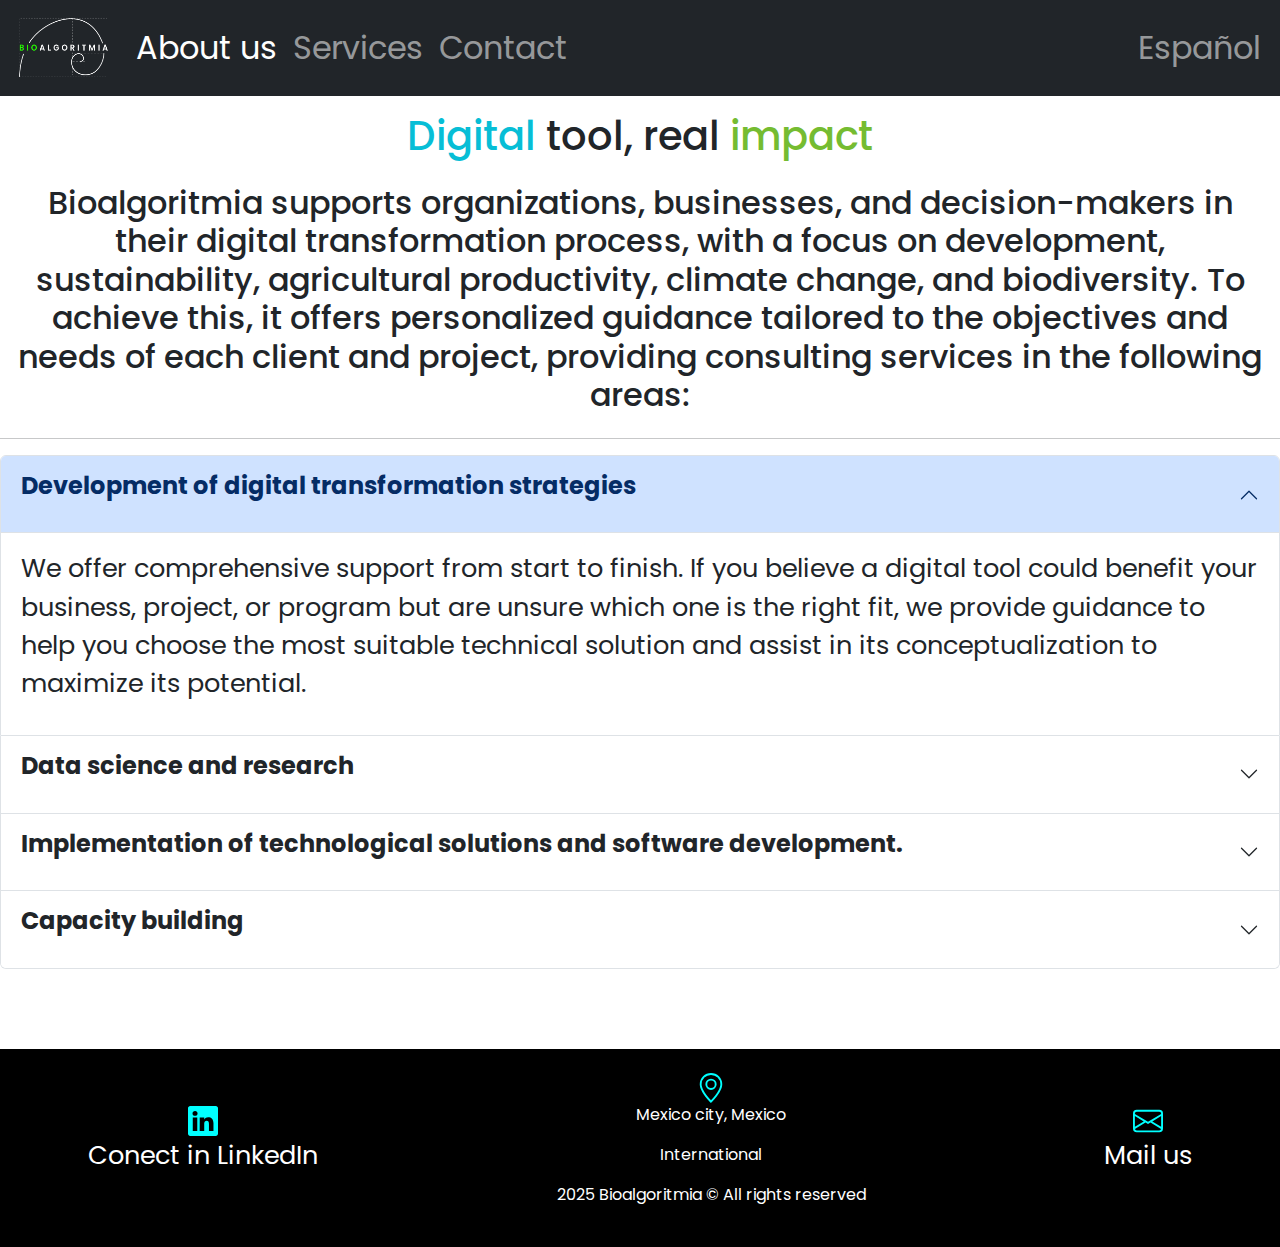
<file: english/en-servicios.html>
<!DOCTYPE html>
<html lang="es">
<head>
    <meta charset="UTF-8">
    <meta name="viewport" content="width=device-width, initial-scale=1.0">
    <title>Bioalgoritmia</title>
    <link rel="icon" type="image/png" href="../assets/logo.png"> 


    
    <!-- Google fonts -->
    <link rel="preconnect" href="https://fonts.googleapis.com">
    <link rel="preconnect" href="https://fonts.gstatic.com" crossorigin>
    <link href="https://fonts.googleapis.com/css2?family=Poppins:ital,wght@0,100;0,200;0,300;0,400;0,500;0,600;0,700;0,800;0,900;1,100;1,200;1,300;1,400;1,500;1,600;1,700;1,800;1,900&display=swap" rel="stylesheet">

    <!-- archivos css -->
    <link rel="stylesheet" href="../CSS/style.css">

    <!-- bootstrap -->
    <link href="https://cdn.jsdelivr.net/npm/bootstrap@5.3.3/dist/css/bootstrap.min.css" rel="stylesheet" integrity="sha384-QWTKZyjpPEjISv5WaRU9OFeRpok6YctnYmDr5pNlyT2bRjXh0JMhjY6hW+ALEwIH" crossorigin="anonymous">

</head>


<body>
    
    <!-- barra de navegacion bootstrap. Secciones: NOSOTROS, SERVICIOS, CONTACTO, ENGLISH -->
    
    
    <nav class="navbar navbar-expand-lg bg-dark" data-bs-theme="dark">
      <div class="container-fluid">
        <a class="navbar-brand" href="en-index.html"> <img src="../assets/logo.png" alt="Logo de Bioalgoritmia" width="100vw " height="70vh" > </a>
        <button class="navbar-toggler" type="button" data-bs-toggle="collapse" data-bs-target="#navbarNavAltMarkup" aria-controls="navbarNavAltMarkup" aria-expanded="false" aria-label="Toggle navigation">
          <span class="navbar-toggler-icon"></span>
        </button>
        <div class="collapse navbar-collapse" id="navbarNavAltMarkup">
          <div class="navbar-nav">
            <a class="nav-link active" aria-current="page" href="en-nosotros.html">About us</a>
            <a class="nav-link" href="en-servicios.html">Services</a>
            <a class="nav-link" href="en-contacto.html">Contact</a>
          </div>
          <div class="navbar-nav ms-auto">
              <a class="nav-link" href="../index.html">Español</a>
          </div>
        </div>
      </div>
    </nav>

    <div class="seccion">
      <div id="header-keywords">
          <h1> <span id="blue-word">Digital</span> tool, real <span id="green-word">impact</span></h1>
      </div>
    </div>

      <div class="seccion">

        <h2>
          Bioalgoritmia supports organizations, businesses, and decision-makers in their digital transformation process, with a focus on development, sustainability, agricultural productivity, climate change, and biodiversity.
To achieve this, it offers personalized guidance tailored to the objectives and needs of each client and project, providing consulting services in the following areas:
        </h2>

    </div>
    <hr>

    <div class="accordion" id="accordionPanelsStayOpenExample">
        <div class="accordion-item">
          <h2 class="accordion-header">
            <button class="accordion-button" type="button" data-bs-toggle="collapse" data-bs-target="#panelsStayOpen-collapseOne" aria-expanded="true" aria-controls="panelsStayOpen-collapseOne">
                <p style="font-size: 1.5rem;">

                    <strong>Development of digital transformation strategies</strong>
                </p>
            </button>
          </h2>
          <div id="panelsStayOpen-collapseOne" class="accordion-collapse collapse show">
            <div class="accordion-body">
                <p class="parrafo-intro"> 
                  We offer comprehensive support from start to finish. If you believe a digital tool could benefit your business, project, or program but are unsure which one is the right fit, we provide guidance to help you choose the most suitable technical solution and assist in its conceptualization to maximize its potential.
                </p>
            </div>
          </div>
        </div>
        <div class="accordion-item">
          <h2 class="accordion-header">
            <button class="accordion-button collapsed" type="button" data-bs-toggle="collapse" data-bs-target="#panelsStayOpen-collapseTwo" aria-expanded="false" aria-controls="panelsStayOpen-collapseTwo">
                <p style="font-size: 1.5rem;">
                    <strong>Data science and research</strong>
                </p>
            </button>
          </h2>
          <div id="panelsStayOpen-collapseTwo" class="accordion-collapse collapse">
            <div class="accordion-body">
                <p class="parrafo-intro">
                  With an understanding of the problem, a focus on the business, and answering the question, whether with your available data or by developing a strategy to capture the necessary information. Everything needed for a data-driven and evidence-based decision-making strategy.
                </p>
            </div>
          </div>
        </div>
        <div class="accordion-item">
          <h2 class="accordion-header">
            <button class="accordion-button collapsed" type="button" data-bs-toggle="collapse" data-bs-target="#panelsStayOpen-collapseThree" aria-expanded="false" aria-controls="panelsStayOpen-collapseThree">
                <p style="font-size: 1.5rem;">
                    <strong>Implementation of technological solutions and software development.</strong>
                </p>
            </button>
          </h2>
          <div id="panelsStayOpen-collapseThree" class="accordion-collapse collapse">
            <div class="accordion-body">
                <p class="parrafo-intro">
                  We create and implement technological tools, ensuring they fulfill their purpose. From a web application to artificial intelligence implementations.
                </p>
            </div>
          </div>
        </div>
        <div class="accordion-item">
            <h2 class="accordion-header">
              <button class="accordion-button collapsed" type="button" data-bs-toggle="collapse" data-bs-target="#panelsStayOpen-collapseFour" aria-expanded="false" aria-controls="panelsStayOpen-collapseFour">
                <p style="font-size: 1.5rem;">
                    <strong>Capacity building</strong>
                </p>
              </button>
            </h2>
            <div id="panelsStayOpen-collapseFour" class="accordion-collapse collapse">
              <div class="accordion-body">
                <p class="parrafo-intro">
                  Workshops and courses on digital transformation and related topics (programming, data science, databases) both in-person and online.
                </p>
              </div>
            </div>
          </div>
      </div>


    <!-- Footer  -->

    <footer>

        <div class="footer-element">
            <a href="https://www.linkedin.com/company/bioalgoritmia/" target="_blank" style="text-decoration: none; color: inherit">
                <svg xmlns="http://www.w3.org/2000/svg" width="30" height="30" fill="#00ffff" class="bi bi-linkedin" viewBox="0 0 16 16">
                    <path d="M0 1.146C0 .513.526 0 1.175 0h13.65C15.474 0 16 .513 16 1.146v13.708c0 .633-.526 1.146-1.175 1.146H1.175C.526 16 0 15.487 0 14.854zm4.943 12.248V6.169H2.542v7.225zm-1.2-8.212c.837 0 1.358-.554 1.358-1.248-.015-.709-.52-1.248-1.342-1.248S2.4 3.226 2.4 3.934c0 .694.521 1.248 1.327 1.248zm4.908 8.212V9.359c0-.216.016-.432.08-.586.173-.431.568-.878 1.232-.878.869 0 1.216.662 1.216 1.634v3.865h2.401V9.25c0-2.22-1.184-3.252-2.764-3.252-1.274 0-1.845.7-2.165 1.193v.025h-.016l.016-.025V6.169h-2.4c.03.678 0 7.225 0 7.225z"/>
                </svg>
            <p class="parrafo-intro">Conect in LinkedIn</p>
            </a>
        </div>
        

        <div class="footer-element">
            <svg xmlns="http://www.w3.org/2000/svg" width="30" height="30" fill="#00ffff" class="bi bi-geo-alt" viewBox="0 0 16 16">
                <path d="M12.166 8.94c-.524 1.062-1.234 2.12-1.96 3.07A32 32 0 0 1 8 14.58a32 32 0 0 1-2.206-2.57c-.726-.95-1.436-2.008-1.96-3.07C3.304 7.867 3 6.862 3 6a5 5 0 0 1 10 0c0 .862-.305 1.867-.834 2.94M8 16s6-5.686 6-10A6 6 0 0 0 2 6c0 4.314 6 10 6 10"/>
                <path d="M8 8a2 2 0 1 1 0-4 2 2 0 0 1 0 4m0 1a3 3 0 1 0 0-6 3 3 0 0 0 0 6"/>
              </svg>
            <p>Mexico city, Mexico</p>
            <p>International</p>
            <p>2025 Bioalgoritmia &#169; All rights reserved </p> 

        </div>

        <div class="footer-element">
            <a href="mailto:hola@bioalgoritmia.com" style="text-decoration: none; color: inherit">
                <svg xmlns="http://www.w3.org/2000/svg" width="30" height="30" fill="#00ffff" class="bi bi-envelope" viewBox="0 0 16 16">
                    <path d="M0 4a2 2 0 0 1 2-2h12a2 2 0 0 1 2 2v8a2 2 0 0 1-2 2H2a2 2 0 0 1-2-2zm2-1a1 1 0 0 0-1 1v.217l7 4.2 7-4.2V4a1 1 0 0 0-1-1zm13 2.383-4.708 2.825L15 11.105zm-.034 6.876-5.64-3.471L8 9.583l-1.326-.795-5.64 3.47A1 1 0 0 0 2 13h12a1 1 0 0 0 .966-.741M1 11.105l4.708-2.897L1 5.383z"/>
                </svg>
                <p class="parrafo-intro">Mail us</p>
            </a>

        </div>


    </footer>


    <!-- bootstrap -->
    <script src="https://cdn.jsdelivr.net/npm/bootstrap@5.3.3/dist/js/bootstrap.bundle.min.js" integrity="sha384-YvpcrYf0tY3lHB60NNkmXc5s9fDVZLESaAA55NDzOxhy9GkcIdslK1eN7N6jIeHz" crossorigin="anonymous"></script>

</body>
</file>
<file: CSS/style.css>
* {
    font-family: 'Poppins', sans-serif;
}

body{
    background-color: white;
    color: black; 
    font-family: 'Poppins', sans-serif;
}

.parrafo-intro{

    font-size: 1.6rem ;
}

@media (max-width: 480px){

    .parrafo-intro{
        font-size: 1.4rem;
    }

}


/* ############################################ index html ######################################### */

.navbar-nav .nav-link{

    font-size: 2rem; /* Ajusta el tamaño según lo necesites */

}


#contenedor-imagen {
    display: flex;
    justify-content: center;
    align-items: center;
    width: 100vw;
    height: 100vh;
    overflow: hidden; /* Evita desplazamientos inesperados */
}

#imagen-principal {
    width: 100%; /* Ocupa todo el ancho de la pantalla */
    height: 100%; /* Ocupa toda la altura */
    object-fit: cover; /* Evita distorsión */
    display: block;
    margin: 1rem;
    object-fit: cover;
}


@media (max-width: 1400px) {
    #contenedor-imagen {
        display: flex;
        justify-content:center;
        align-items:center; 
        width: 80%;
        height: 60%;
        margin: 0 auto; /* Centra el div horizontalmente */


    }
    #imagen-principal {
        width: 100%;
        height: 100%;
    }
}



.seccion {
    display: flex;
    flex-direction: column; /* Acomoda los elementos en columna */
    align-items: center; /* Centra horizontalmente */
    justify-content: justify; /* Centra verticalmente */
    gap: 1rem; /* Agrega espacio entre los elementos */
    text-align: center; /* Asegura que el texto también esté centrado */
    margin: 1rem; 
}

.header { 

    color:  #75bc31

}

footer {
    display: flex;
    align-items: center;
    text-align: center;
    justify-content: space-between;
    background: black;
    color: white;
    margin-top: 5rem;
    width: 100%;
}

@media (max-width: 480px) {
    footer {

        display: block;

    }
}

.footer-element{
    display: block;
    margin: 1rem;
    margin-left: 5rem;
    margin-right: 5rem;
    padding: 0.5rem;
}

#lista-enlaces-index{
    text-align: left;
    color: #07bed6; 
    font-size: 1.6rem ;
    text-decoration: none;
}

#lista-enlaces-index li a{
    text-decoration: none;
    color: #07bed6; 
}

#lista-enlaces-index li a:hover {
    text-decoration: underline; /* Subraya al pasar el mouse */

}
/* ############################### nosotros.html ################################################         */

#foto-salva{
    width: 80rem;
    height: 50rem;
}

.header-rol-en-empresa{
    color: #07bed6
}

.col-md-4 img {
    height: 100%; /* Ocupa toda la altura disponible */
    object-fit: cover; /* Ajusta la imagen sin deformarla */
}

@media (max-width: 480px){
    #rol-en-empresa{
        font-size: 1.2rem;
    }
}


.fotos-tarjetas{
    width: 100%; /* Hace que la imagen ocupe todo el ancho del contenedor */
    height: 50rem; /* Ajusta la altura deseada */
    object-fit: cover; /* Recorta la imagen para llenar el espacio sin deformarla */
}

/* ############################### servicios.html ################################### */

#header-keywords{

    display: flex;
    flex-direction: row; /* Acomoda los elementos en columna */
    align-items: center; /* Centra horizontalmente */
    justify-content: justify; /* Centra verticalmente */

}

@media (max-width: 480px) {
    #header-keywords {
        flex-direction: column;
    }
}

#blue-word{
    color: #07bed6;
}

#green-word{
    color: #75bc31;
}

/* ############################### contacto.html #################################### */

.datos-contacto{
    display: flex;
    align-items: center;         /* Alinea los elementos verticalmente */
    margin-left: 2rem;

}

.datos-contacto h2:last-child {
    margin-left: .5rem;
}

@media (max-width: 480px){

    .datos-contacto{
        align-items: flex-start;
    }
    .datos-contacto h2{
        font-size: 1.2rem;
        margin-left: 0;
    }
</file>
